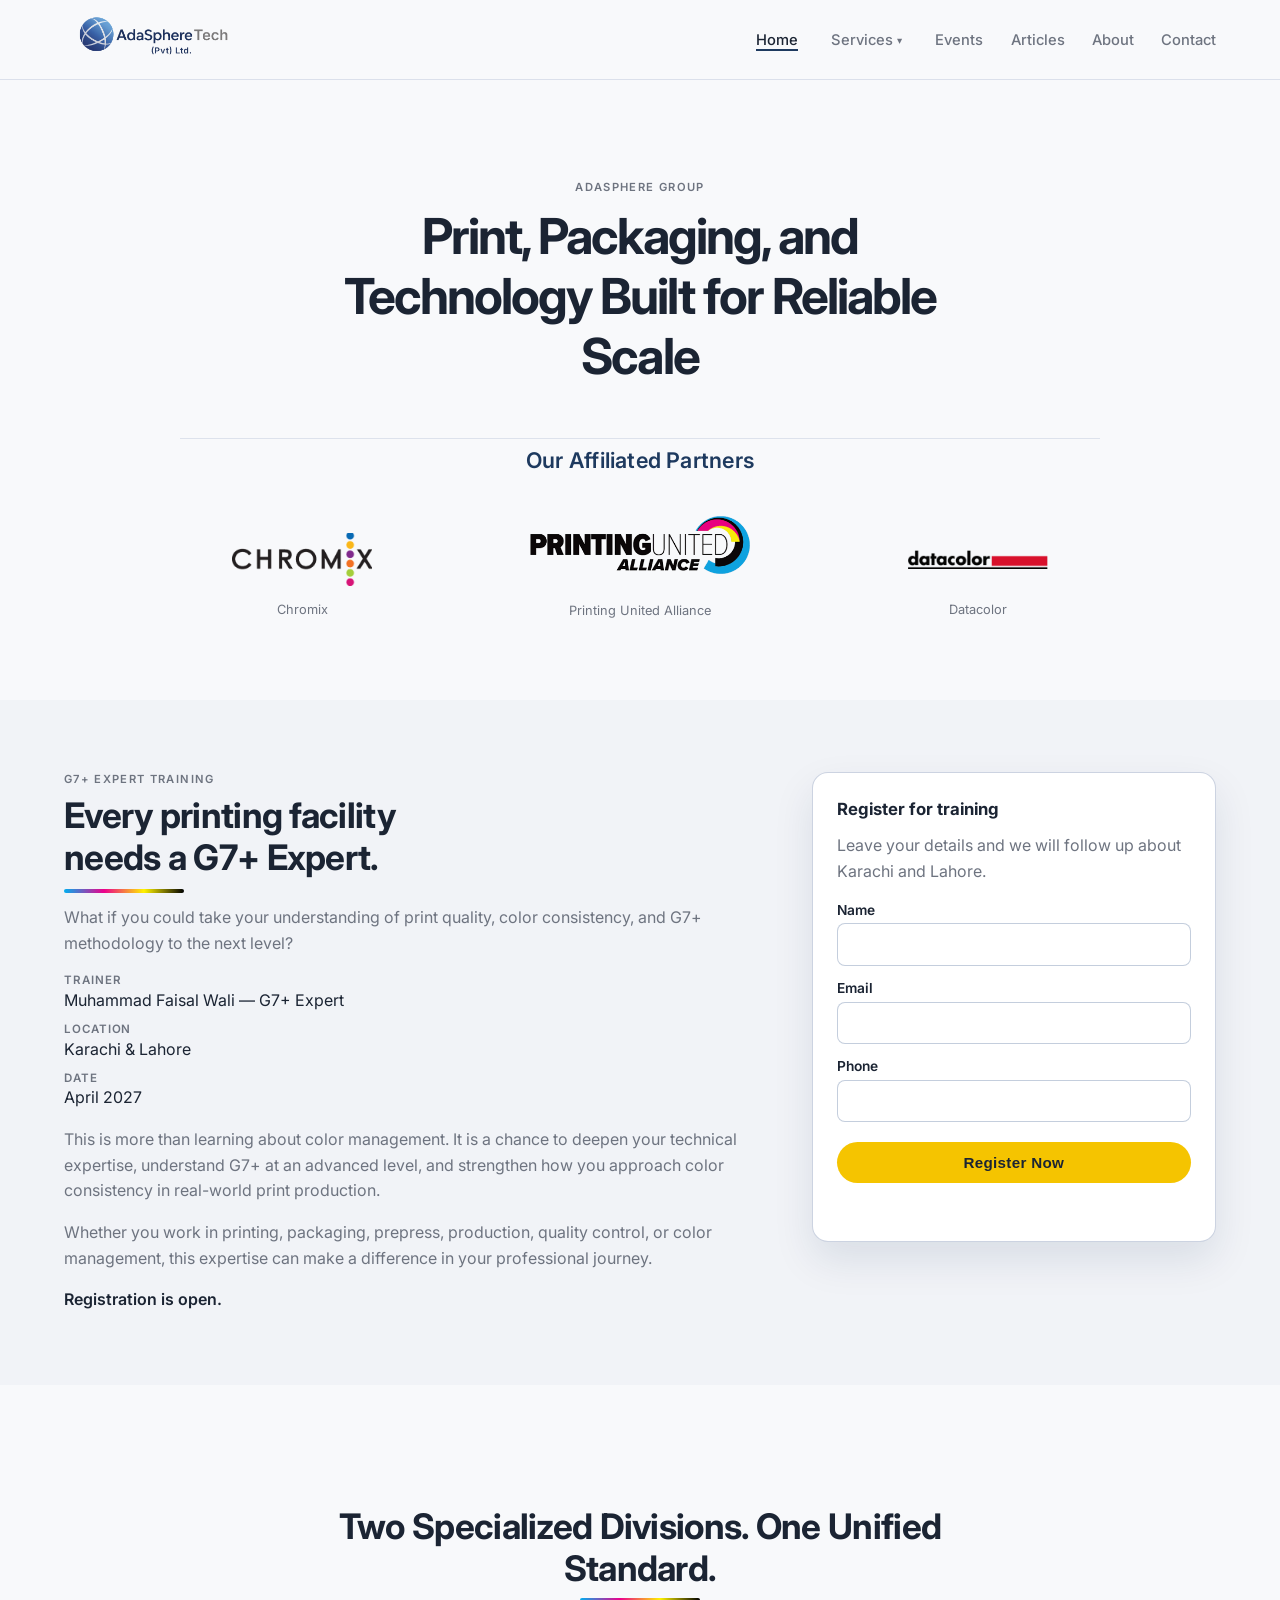
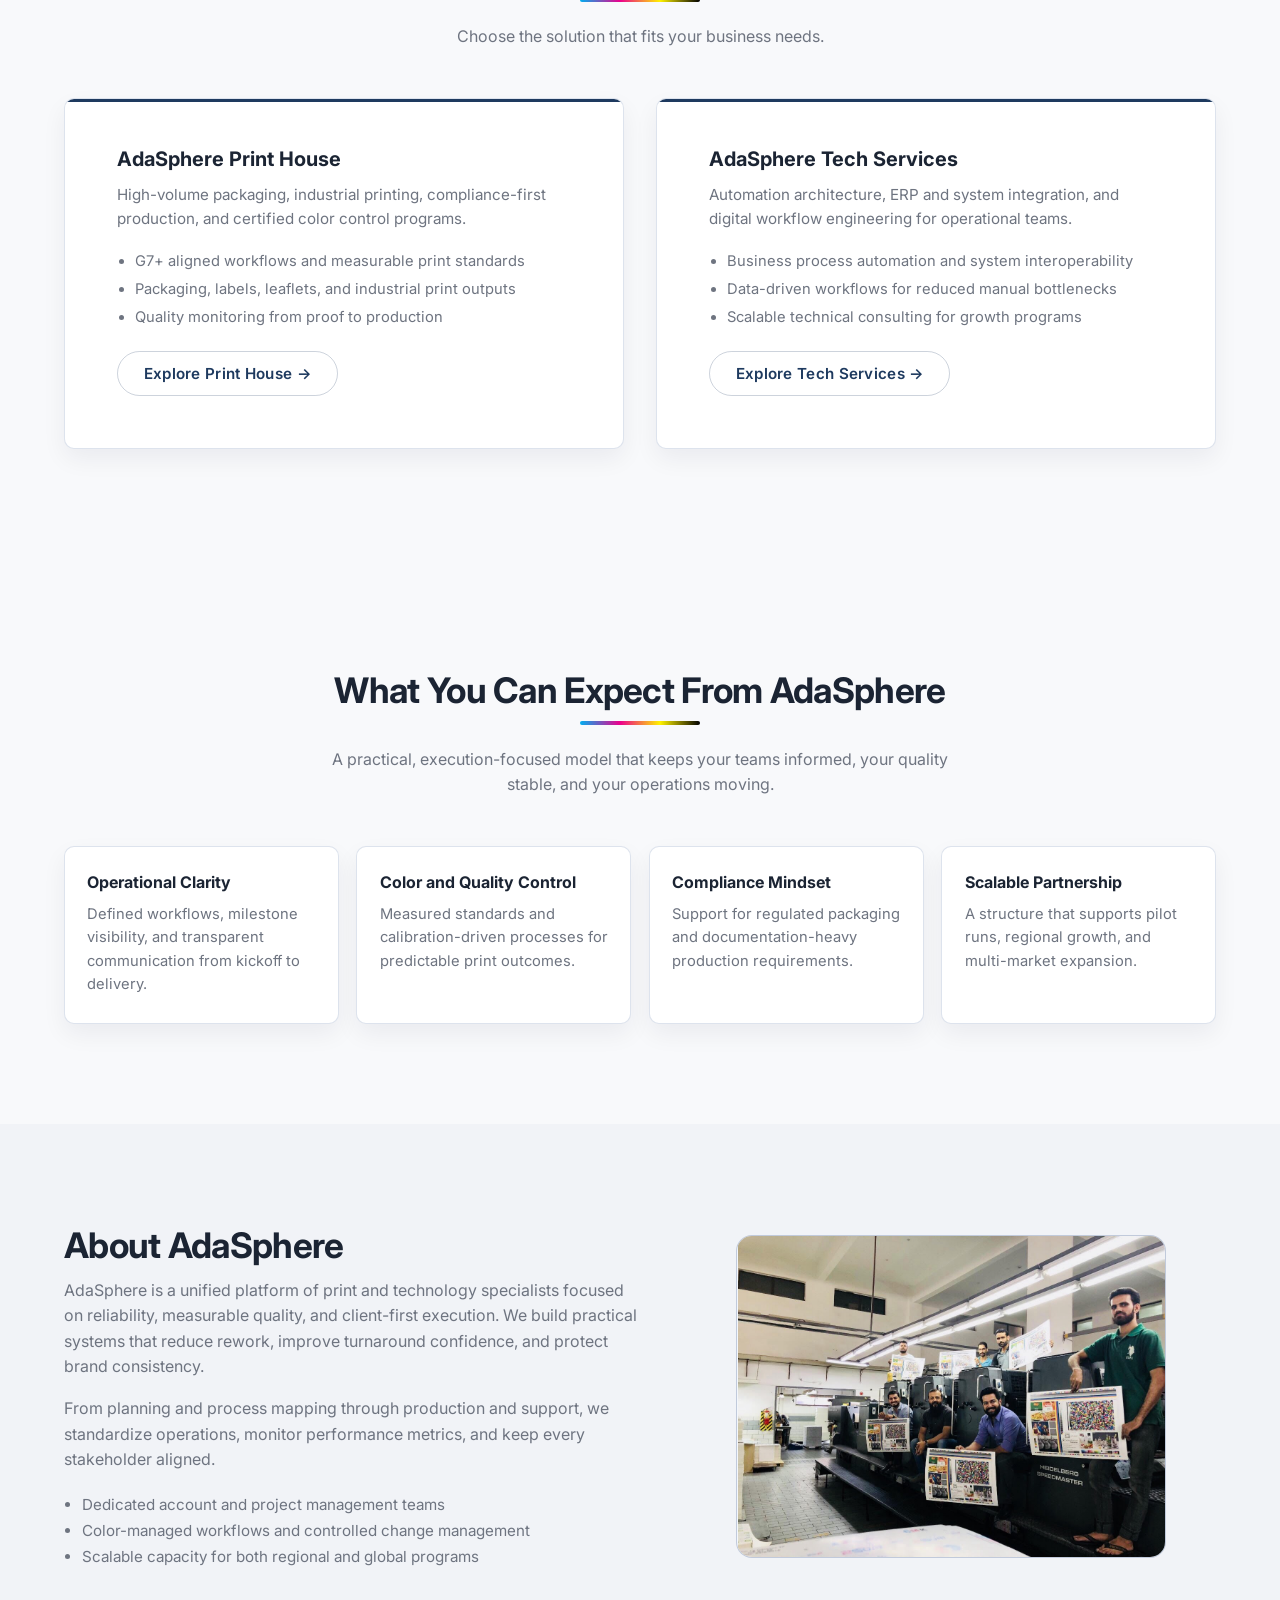
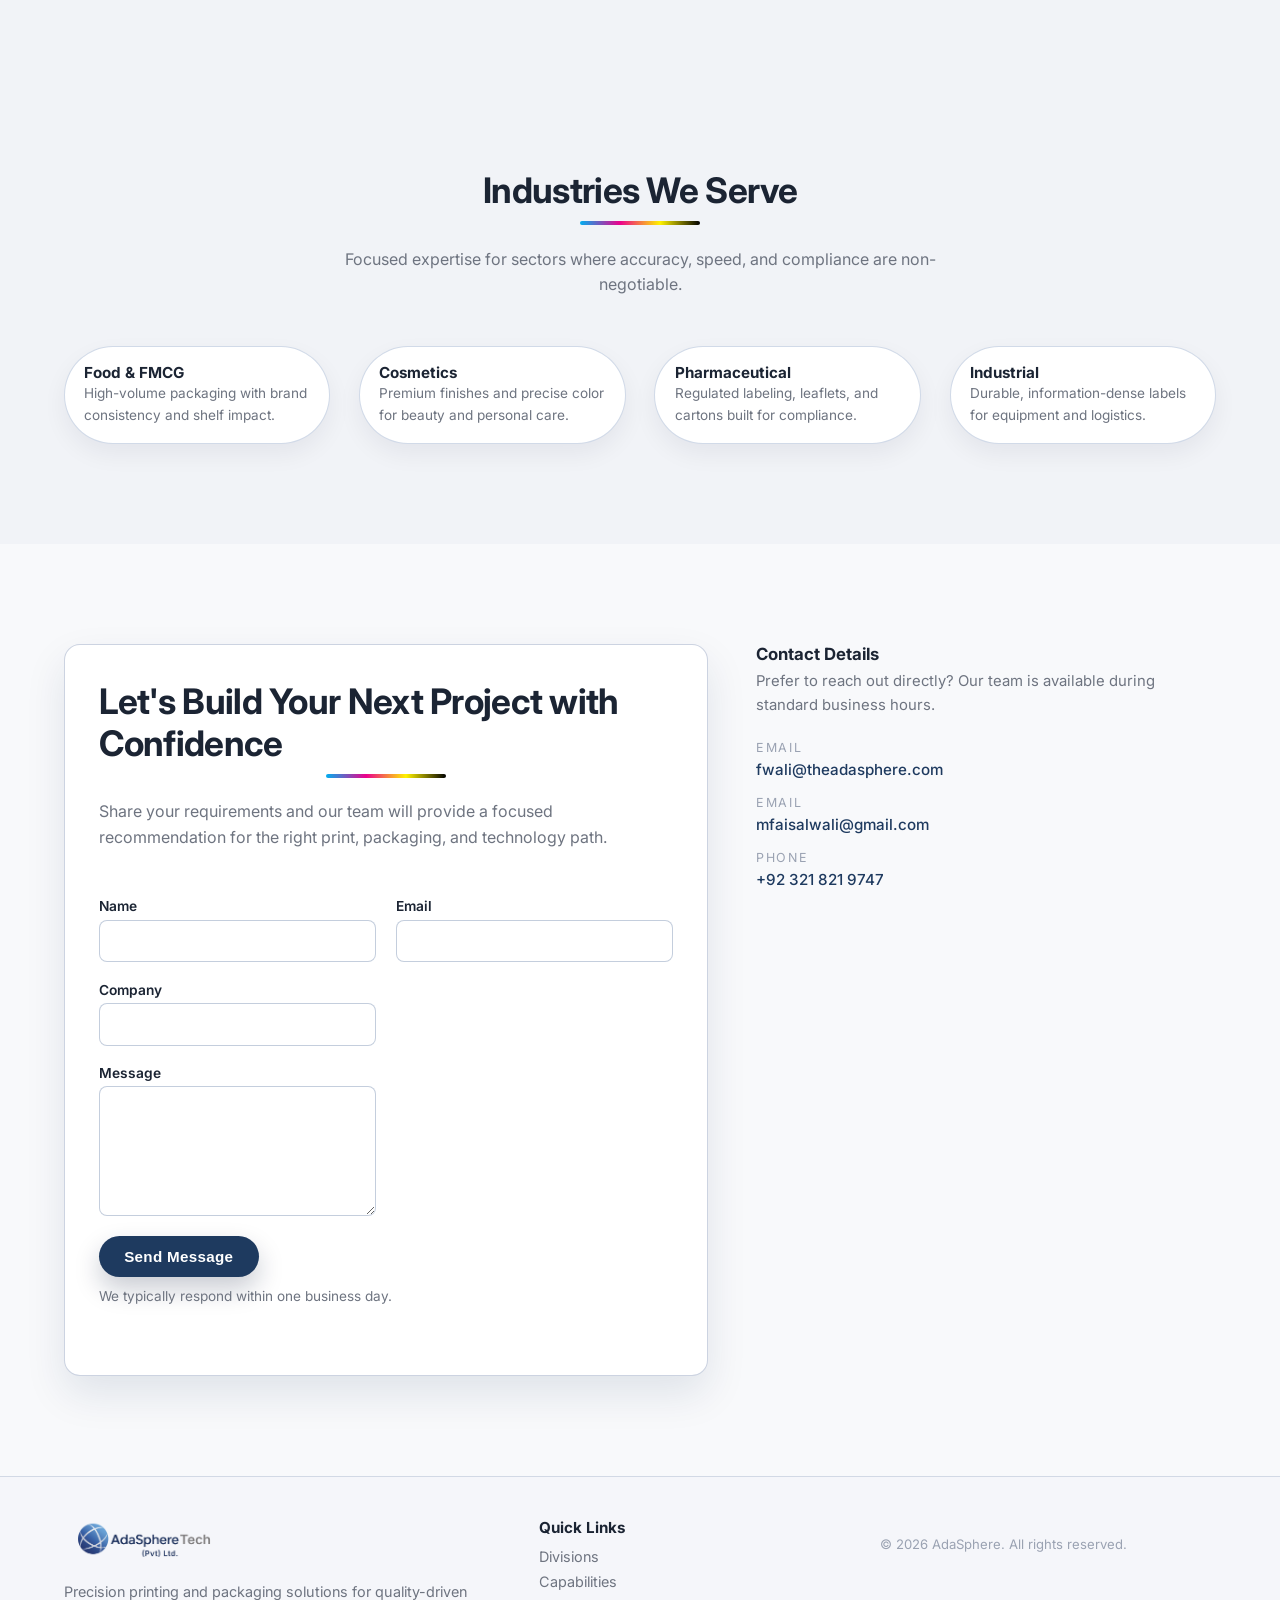
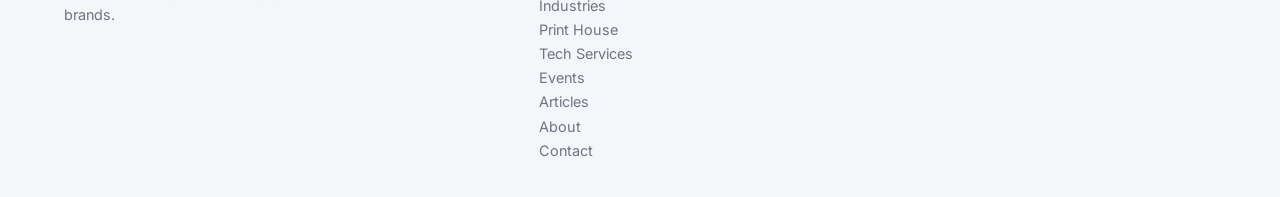
<file: index.html>
<!DOCTYPE html>
<html lang="en">
<head>
  <meta charset="UTF-8" />
  <meta name="viewport" content="width=device-width, initial-scale=1.0" />
  <title>AdaSphere Tech | Precision Printing & Packaging</title>
  <meta name="description" content="AdaSphere Tech delivers precision printing and packaging solutions with a focus on quality, compliance, and client-first service." />

  <!-- Google Fonts -->
  <link rel="preconnect" href="https://fonts.googleapis.com" />
  <link rel="preconnect" href="https://fonts.gstatic.com" crossorigin />
  <link href="https://fonts.googleapis.com/css2?family=Inter:wght@400;500;600;700&display=swap" rel="stylesheet" />

  <!-- Styles -->
  <link rel="icon" href="favicon.png" type="image/png" />
  <link rel="stylesheet" href="styles.css" />
</head>
<body class="page-home">
  <!-- Header -->
  <header class="site-header">
    <div class="container header-inner">
      <a href="#home" class="brand">
        <img
          src="assets\adasphere-logo.png"
          alt="AdaSphere Tech (Pvt) Ltd."
          class="brand-logo"
        />
        <div class="brand-text">
          <span class="brand-name">AdaSphere</span>
          <span class="brand-sub">TECH</span>
        </div>
      </a>

      <button class="nav-toggle" aria-label="Toggle navigation" aria-expanded="false">
        <span></span>
        <span></span>
      </button>

      <nav class="site-nav" aria-label="Main navigation">
        <ul>
          <li class="nav-item nav-active"><a href="#home">Home</a></li>
          <li class="nav-item nav-item--dropdown">
            <button type="button" class="nav-trigger" aria-expanded="false" aria-haspopup="true">Services <span class="nav-chevron" aria-hidden="true">▾</span></button>
            <ul class="nav-dropdown" role="menu">
              <li role="none"><a href="print-house.html" role="menuitem">Print House</a></li>
              <li role="none"><a href="tech-services.html" role="menuitem">Tech Services</a></li>
            </ul>
          </li>
          <li class="nav-item"><a href="events.html">Events</a></li>
          <li class="nav-item"><a href="articles.html">Articles</a></li>
          <li class="nav-item"><a href="#about">About</a></li>
          <li class="nav-item"><a href="#contact">Contact</a></li>
        </ul>
      </nav>
    </div>
  </header>

  <main id="home">
    <!-- Hero -->
    <section class="section hero home-hero">
      <div class="container home-hero-inner">
        <div class="hero-copy home-hero-copy">
          <span class="hero-eyebrow">AdaSphere Group</span>
          <h1>Print, Packaging, and Technology Built for Reliable Scale</h1>
        </div>

        <div class="partners-strip" id="partners">
          <h2 class="partners-heading">Our Affiliated Partners</h2>
          <ul class="partners-grid">
            <li class="partner-item">
              <img src="assets/chromix.png" alt="Chromix" class="partner-logo" />
              <span class="partner-label">Chromix</span>
            </li>
            <li class="partner-item partner-item--featured">
              <img src="assets/printing_united_alliance_logo.png" alt="Printing United Alliance" class="partner-logo" />
              <span class="partner-label">Printing United Alliance</span>
            </li>
            <li class="partner-item">
              <img src="assets/badge%20datacolor.png" alt="Datacolor" class="partner-logo" />
              <span class="partner-label">Datacolor</span>
            </li>
          </ul>
        </div>
      </div>
    </section>

    <!-- G7+ Expert Training -->
    <section id="g7-training" class="section g7-training">
      <div class="container g7-training-grid">
        <div class="g7-training-copy">
          <span class="hero-eyebrow">G7+ Expert Training</span>
          <h2>Every printing facility needs a G7+ Expert.</h2>
          <p>
            What if you could take your understanding of print quality, color consistency, and G7+ methodology to the next level?
          </p>
          <ul class="g7-training-facts">
            <li><span>Trainer</span> Muhammad Faisal Wali — G7+ Expert</li>
            <li><span>Location</span> Karachi &amp; Lahore</li>
            <li><span>Date</span> April 2027</li>
          </ul>
          <p>
            This is more than learning about color management. It is a chance to deepen your technical expertise, understand G7+ at an advanced level, and strengthen how you approach color consistency in real-world print production.
          </p>
          <p>
            Whether you work in printing, packaging, prepress, production, quality control, or color management, this expertise can make a difference in your professional journey.
          </p>
          <p class="g7-training-open">Registration is open.</p>
        </div>

        <form id="training-form" class="g7-training-form" action="#" method="post" novalidate>
          <h3>Register for training</h3>
          <p>Leave your details and we will follow up about Karachi and Lahore.</p>
          <div class="form-field">
            <label for="training-name">Name</label>
            <input type="text" id="training-name" name="name" autocomplete="name" required />
          </div>
          <div class="form-field">
            <label for="training-email">Email</label>
            <input type="email" id="training-email" name="email" autocomplete="email" required />
          </div>
          <div class="form-field">
            <label for="training-phone">Phone</label>
            <input type="tel" id="training-phone" name="phone" autocomplete="tel" required />
          </div>
          <button type="submit" class="btn g7-register-btn">Register Now</button>
          <div id="training-form-status" class="form-status" aria-live="polite"></div>
        </form>
      </div>
    </section>

    <!-- Gateway: Two Divisions -->
    <section id="divisions" class="section gateway-section">
      <div class="container">
        <header class="section-header">
          <h2>Two Specialized Divisions. One Unified Standard.</h2>
          <p>Choose the solution that fits your business needs.</p>
        </header>
        <div class="gateway-grid">
          <article class="gateway-card">
            <h3>AdaSphere Print House</h3>
            <p>High-volume packaging, industrial printing, compliance-first production, and certified color control programs.</p>
            <ul class="gateway-points">
              <li>G7+ aligned workflows and measurable print standards</li>
              <li>Packaging, labels, leaflets, and industrial print outputs</li>
              <li>Quality monitoring from proof to production</li>
            </ul>
            <a href="print-house.html" class="btn btn-outline gateway-btn">Explore Print House &rarr;</a>
          </article>
          <article class="gateway-card">
            <h3>AdaSphere Tech Services</h3>
            <p>Automation architecture, ERP and system integration, and digital workflow engineering for operational teams.</p>
            <ul class="gateway-points">
              <li>Business process automation and system interoperability</li>
              <li>Data-driven workflows for reduced manual bottlenecks</li>
              <li>Scalable technical consulting for growth programs</li>
            </ul>
            <a href="tech-services.html" class="btn btn-outline gateway-btn">Explore Tech Services &rarr;</a>
          </article>
        </div>
      </div>
    </section>

    <!-- Core capabilities -->
    <section id="capabilities" class="section">
      <div class="container">
        <header class="section-header">
          <h2>What You Can Expect From AdaSphere</h2>
          <p>A practical, execution-focused model that keeps your teams informed, your quality stable, and your operations moving.</p>
        </header>
        <div class="grid home-pillars-grid">
          <article class="card home-pillar-card">
            <h3>Operational Clarity</h3>
            <p>Defined workflows, milestone visibility, and transparent communication from kickoff to delivery.</p>
          </article>
          <article class="card home-pillar-card">
            <h3>Color and Quality Control</h3>
            <p>Measured standards and calibration-driven processes for predictable print outcomes.</p>
          </article>
          <article class="card home-pillar-card">
            <h3>Compliance Mindset</h3>
            <p>Support for regulated packaging and documentation-heavy production requirements.</p>
          </article>
          <article class="card home-pillar-card">
            <h3>Scalable Partnership</h3>
            <p>A structure that supports pilot runs, regional growth, and multi-market expansion.</p>
          </article>
        </div>
      </div>
    </section>

    <!-- About -->
    <section id="about" class="section section-alt">
      <div class="container about-grid">
        <div class="about-text">
          <h2>About AdaSphere</h2>
          <p>
            AdaSphere is a unified platform of print and technology specialists focused on reliability, measurable quality, and client-first execution.
            We build practical systems that reduce rework, improve turnaround confidence, and protect brand consistency.
          </p>
          <p>
            From planning and process mapping through production and support, we standardize operations, monitor performance metrics, and keep every stakeholder aligned.
          </p>
          <ul class="about-list">
            <li>Dedicated account and project management teams</li>
            <li>Color-managed workflows and controlled change management</li>
            <li>Scalable capacity for both regional and global programs</li>
          </ul>
        </div>

        <div class="about-visual" aria-hidden="true">
          <div class="about-placeholder">
            <img src="assets/replace.jpeg" alt="AdaSphere integrated print and technology visual" class="about-image" />
          </div>
        </div>
      </div>
    </section>

    <!-- Industries -->
    <section id="industries" class="section section-alt">
      <div class="container">
        <header class="section-header">
          <h2>Industries We Serve</h2>
          <p>Focused expertise for sectors where accuracy, speed, and compliance are non-negotiable.</p>
        </header>

        <div class="grid industries-grid">
          <div class="chip-card">
            <h3>Food &amp; FMCG</h3>
            <p>High-volume packaging with brand consistency and shelf impact.</p>
          </div>
          <div class="chip-card">
            <h3>Cosmetics</h3>
            <p>Premium finishes and precise color for beauty and personal care.</p>
          </div>
          <div class="chip-card">
            <h3>Pharmaceutical</h3>
            <p>Regulated labeling, leaflets, and cartons built for compliance.</p>
          </div>
          <div class="chip-card">
            <h3>Industrial</h3>
            <p>Durable, information-dense labels for equipment and logistics.</p>
          </div>
        </div>
      </div>
    </section>

    <!-- Contact -->
    <section id="contact" class="section">
      <div class="container contact-grid">
        <div class="contact-form-wrapper">
          <header class="section-header align-left">
            <h2>Let&apos;s Build Your Next Project with Confidence</h2>
            <p>
              Share your requirements and our team will provide a focused recommendation for the right print, packaging, and technology path.
            </p>
          </header>

          <form id="contact-form" class="contact-form" action="#" method="post" novalidate>
            <div class="form-row">
              <div class="form-field">
                <label for="name">Name</label>
                <input type="text" id="name" name="name" autocomplete="name" required />
              </div>
              <div class="form-field">
                <label for="email">Email</label>
                <input type="email" id="email" name="email" autocomplete="email" required />
              </div>
            </div>

            <div class="form-row">
              <div class="form-field">
                <label for="company">Company</label>
                <input type="text" id="company" name="company" autocomplete="organization" />
              </div>
            </div>

            <div class="form-row">
              <div class="form-field">
                <label for="message">Message</label>
                <textarea id="message" name="message" rows="4" required></textarea>
              </div>
            </div>

            <button type="submit" class="btn btn-primary">Send Message</button>
            <p class="form-note">We typically respond within one business day.</p>
            <div id="form-status" class="form-status" aria-live="polite"></div>
          </form>
        </div>

        <aside class="contact-details">
          <h3>Contact Details</h3>
          <p>
            Prefer to reach out directly? Our team is available during standard business hours.
          </p>
          <ul class="contact-list">
            <li>
              <span class="label">Email</span>
              <a href="mailto:fwali@theadasphere.com">fwali@theadasphere.com</a>
            </li>
            <li>
              <span class="label">Email</span>
              <a href="mailto:mfaisalwali@gmail.com">mfaisalwali@gmail.com</a>
            </li>
            <li>
              <span class="label">Phone</span>
              <a href="tel:+923218219747">+92 321 821 9747</a>
            </li>
          </ul>
        </aside>
      </div>
    </section>
  </main>

  <!-- Footer -->
  <footer class="site-footer">
    <div class="container footer-grid">
      <div class="footer-brand">
        <div class="footer-logo">
          <img
            src="assets\adasphere-logo.png"
            alt="AdaSphere Tech (Pvt) Ltd."
          />
        </div>
        <p>
          Precision printing and packaging solutions for quality-driven brands.
        </p>
      </div>

      <div class="footer-links">
        <h3>Quick Links</h3>
        <ul>
          <li><a href="#divisions">Divisions</a></li>
          <li><a href="#capabilities">Capabilities</a></li>
          <li><a href="#industries">Industries</a></li>
          <li><a href="print-house.html">Print House</a></li>
          <li><a href="tech-services.html">Tech Services</a></li>
          <li><a href="events.html">Events</a></li>
          <li><a href="articles.html">Articles</a></li>
          <li><a href="#about">About</a></li>
          <li><a href="#contact">Contact</a></li>
        </ul>
      </div>

      <div class="footer-meta">
        <p class="copyright">
          &copy; <span id="year"></span> AdaSphere. All rights reserved.
        </p>
      </div>
    </div>
  </footer>

  <script src="script.js"></script>
</body>
</html>
</file>
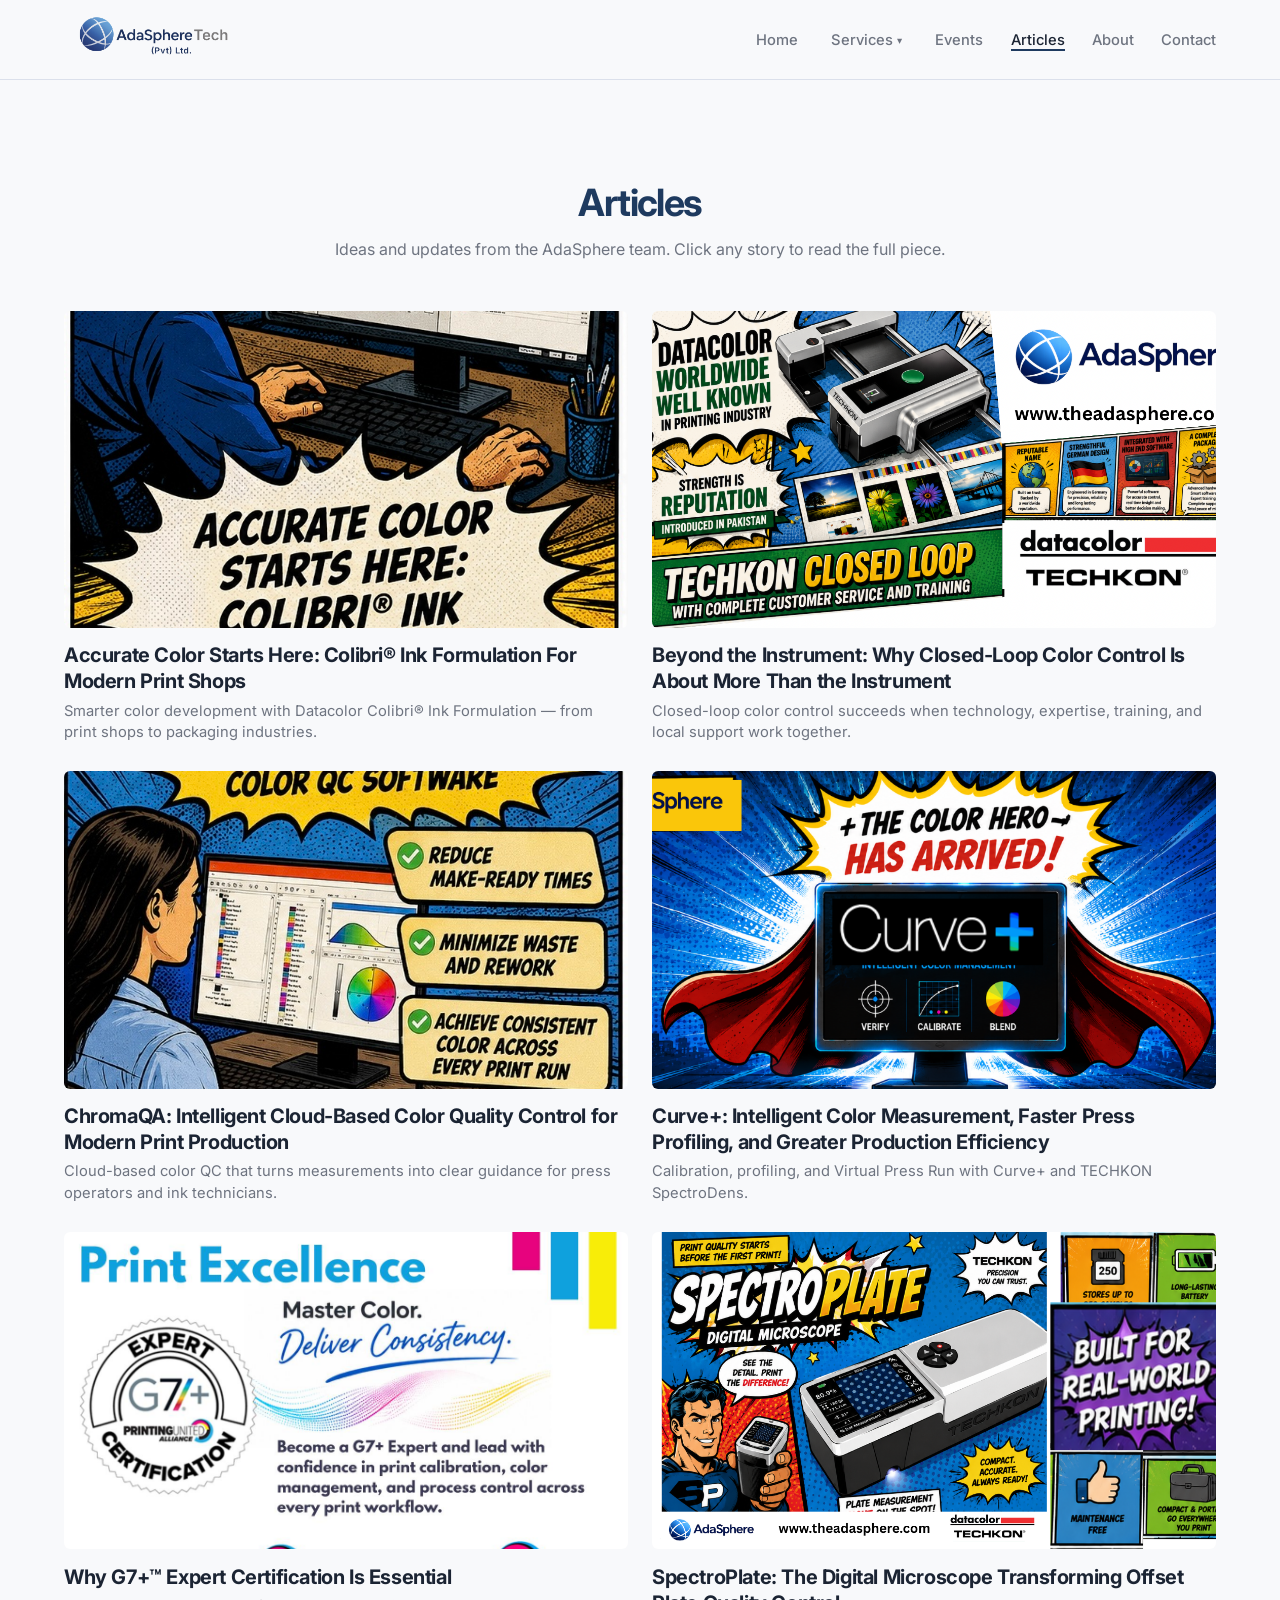
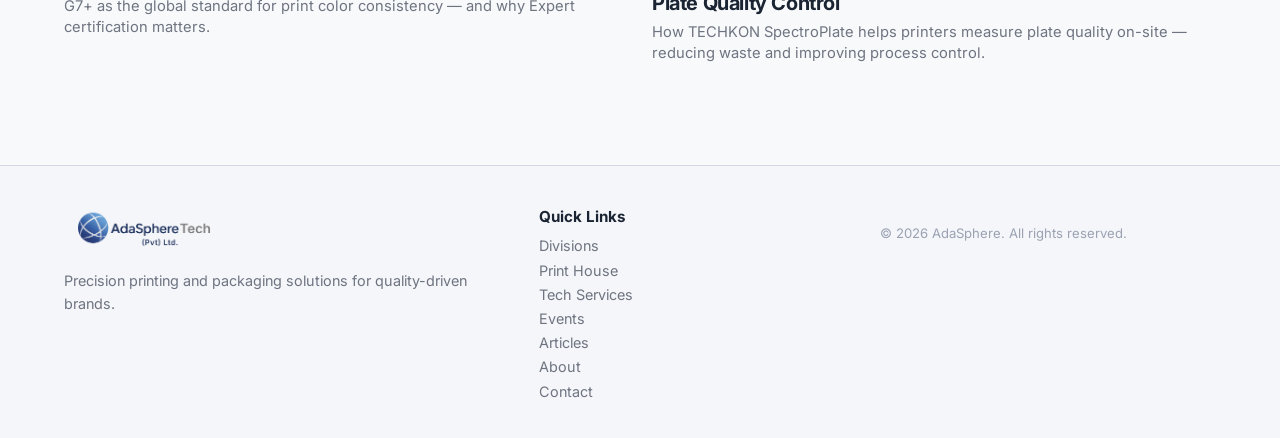
<file: articles.html>
<!DOCTYPE html>
<html lang="en">
<head>
  <meta charset="UTF-8" />
  <meta name="viewport" content="width=device-width, initial-scale=1.0" />
  <title>Articles | AdaSphere Tech</title>
  <meta name="description" content="Insights and articles from AdaSphere on print, color management, packaging, and technology." />

  <link rel="preconnect" href="https://fonts.googleapis.com" />
  <link rel="preconnect" href="https://fonts.gstatic.com" crossorigin />
  <link href="https://fonts.googleapis.com/css2?family=Inter:wght@400;500;600;700&display=swap" rel="stylesheet" />
  <link rel="icon" href="favicon.png" type="image/png" />
  <link rel="stylesheet" href="styles.css" />
</head>
<body class="page-articles">
  <header class="site-header">
    <div class="container header-inner">
      <a href="index.html" class="brand">
        <img src="assets/adasphere-logo.png" alt="AdaSphere Tech logo" class="brand-logo" />
        <div class="brand-text">
          <span class="brand-name">AdaSphere</span>
          <span class="brand-sub">TECH</span>
        </div>
      </a>

      <button class="nav-toggle" aria-label="Toggle navigation" aria-expanded="false">
        <span></span>
        <span></span>
      </button>

      <nav class="site-nav" aria-label="Main navigation">
        <ul>
          <li class="nav-item"><a href="index.html">Home</a></li>
          <li class="nav-item nav-item--dropdown">
            <button type="button" class="nav-trigger" aria-expanded="false" aria-haspopup="true">Services <span class="nav-chevron" aria-hidden="true">▾</span></button>
            <ul class="nav-dropdown" role="menu">
              <li role="none"><a href="print-house.html" role="menuitem">Print House</a></li>
              <li role="none"><a href="tech-services.html" role="menuitem">Tech Services</a></li>
            </ul>
          </li>
          <li class="nav-item"><a href="events.html">Events</a></li>
          <li class="nav-item nav-active"><a href="articles.html">Articles</a></li>
          <li class="nav-item"><a href="index.html#about">About</a></li>
          <li class="nav-item"><a href="index.html#contact">Contact</a></li>
        </ul>
      </nav>
    </div>
  </header>

  <main>
    <section class="section page-intro">
      <div class="container">
        <header class="section-header">
          <h1>Articles</h1>
          <p>Ideas and updates from the AdaSphere team. Click any story to read the full piece.</p>
        </header>

        <div class="articles-grid">
          <a class="article-card" href="articles/accurate-color-starts-here-colibri.html">
            <div class="article-card-media">
              <img src="assets/articles/accurate-color-starts-here.jpeg" alt="" />
            </div>
            <div class="article-card-body">
              <h2>Accurate Color Starts Here: Colibri® Ink Formulation For Modern Print Shops</h2>
              <p class="article-deck">Smarter color development with Datacolor Colibri® Ink Formulation — from print shops to packaging industries.</p>
            </div>
          </a>

          <a class="article-card" href="articles/beyond-the-instrument-closed-loop-color-control.html">
            <div class="article-card-media">
              <img src="assets/articles/beyond-the-instrument.png" alt="" />
            </div>
            <div class="article-card-body">
              <h2>Beyond the Instrument: Why Closed-Loop Color Control Is About More Than the Instrument</h2>
              <p class="article-deck">Closed-loop color control succeeds when technology, expertise, training, and local support work together.</p>
            </div>
          </a>

          <a class="article-card" href="articles/chromaqa-cloud-color-quality-control.html">
            <div class="article-card-media">
              <img src="assets/articles/chromaqa.jpeg" alt="" />
            </div>
            <div class="article-card-body">
              <h2>ChromaQA: Intelligent Cloud-Based Color Quality Control for Modern Print Production</h2>
              <p class="article-deck">Cloud-based color QC that turns measurements into clear guidance for press operators and ink technicians.</p>
            </div>
          </a>

          <a class="article-card" href="articles/curve-plus-intelligent-color-measurement.html">
            <div class="article-card-media">
              <img src="assets/articles/curve-plus.png" alt="" />
            </div>
            <div class="article-card-body">
              <h2>Curve+: Intelligent Color Measurement, Faster Press Profiling, and Greater Production Efficiency</h2>
              <p class="article-deck">Calibration, profiling, and Virtual Press Run with Curve+ and TECHKON SpectroDens.</p>
            </div>
          </a>

          <a class="article-card" href="articles/why-g7-plus-expert-certification.html">
            <div class="article-card-media">
              <img src="assets/articles/why-g7-plus.jpeg" alt="" />
            </div>
            <div class="article-card-body">
              <h2>Why G7+™ Expert Certification Is Essential</h2>
              <p class="article-deck">G7+ as the global standard for print color consistency — and why Expert certification matters.</p>
            </div>
          </a>

          <a class="article-card" href="articles/spectroplate.html">
            <div class="article-card-media">
              <img src="assets/articles/SpectroPlate.png" alt="" />
            </div>
            <div class="article-card-body">
              <h2>SpectroPlate: The Digital Microscope Transforming Offset Plate Quality Control</h2>
              <p class="article-deck">How TECHKON SpectroPlate helps printers measure plate quality on-site — reducing waste and improving process control.</p>
            </div>
          </a>
        </div>
      </div>
    </section>
  </main>

  <footer class="site-footer">
    <div class="container footer-grid">
      <div class="footer-brand">
        <div class="footer-logo">
          <img src="assets/adasphere-logo.png" alt="AdaSphere Tech logo" />
        </div>
        <p>Precision printing and packaging solutions for quality-driven brands.</p>
      </div>
      <div class="footer-links">
        <h3>Quick Links</h3>
        <ul>
          <li><a href="index.html#divisions">Divisions</a></li>
          <li><a href="print-house.html">Print House</a></li>
          <li><a href="tech-services.html">Tech Services</a></li>
          <li><a href="events.html">Events</a></li>
          <li><a href="articles.html">Articles</a></li>
          <li><a href="index.html#about">About</a></li>
          <li><a href="index.html#contact">Contact</a></li>
        </ul>
      </div>
      <div class="footer-meta">
        <p class="copyright">&copy; <span id="year"></span> AdaSphere. All rights reserved.</p>
      </div>
    </div>
  </footer>

  <script src="script.js"></script>
</body>
</html>
</file>
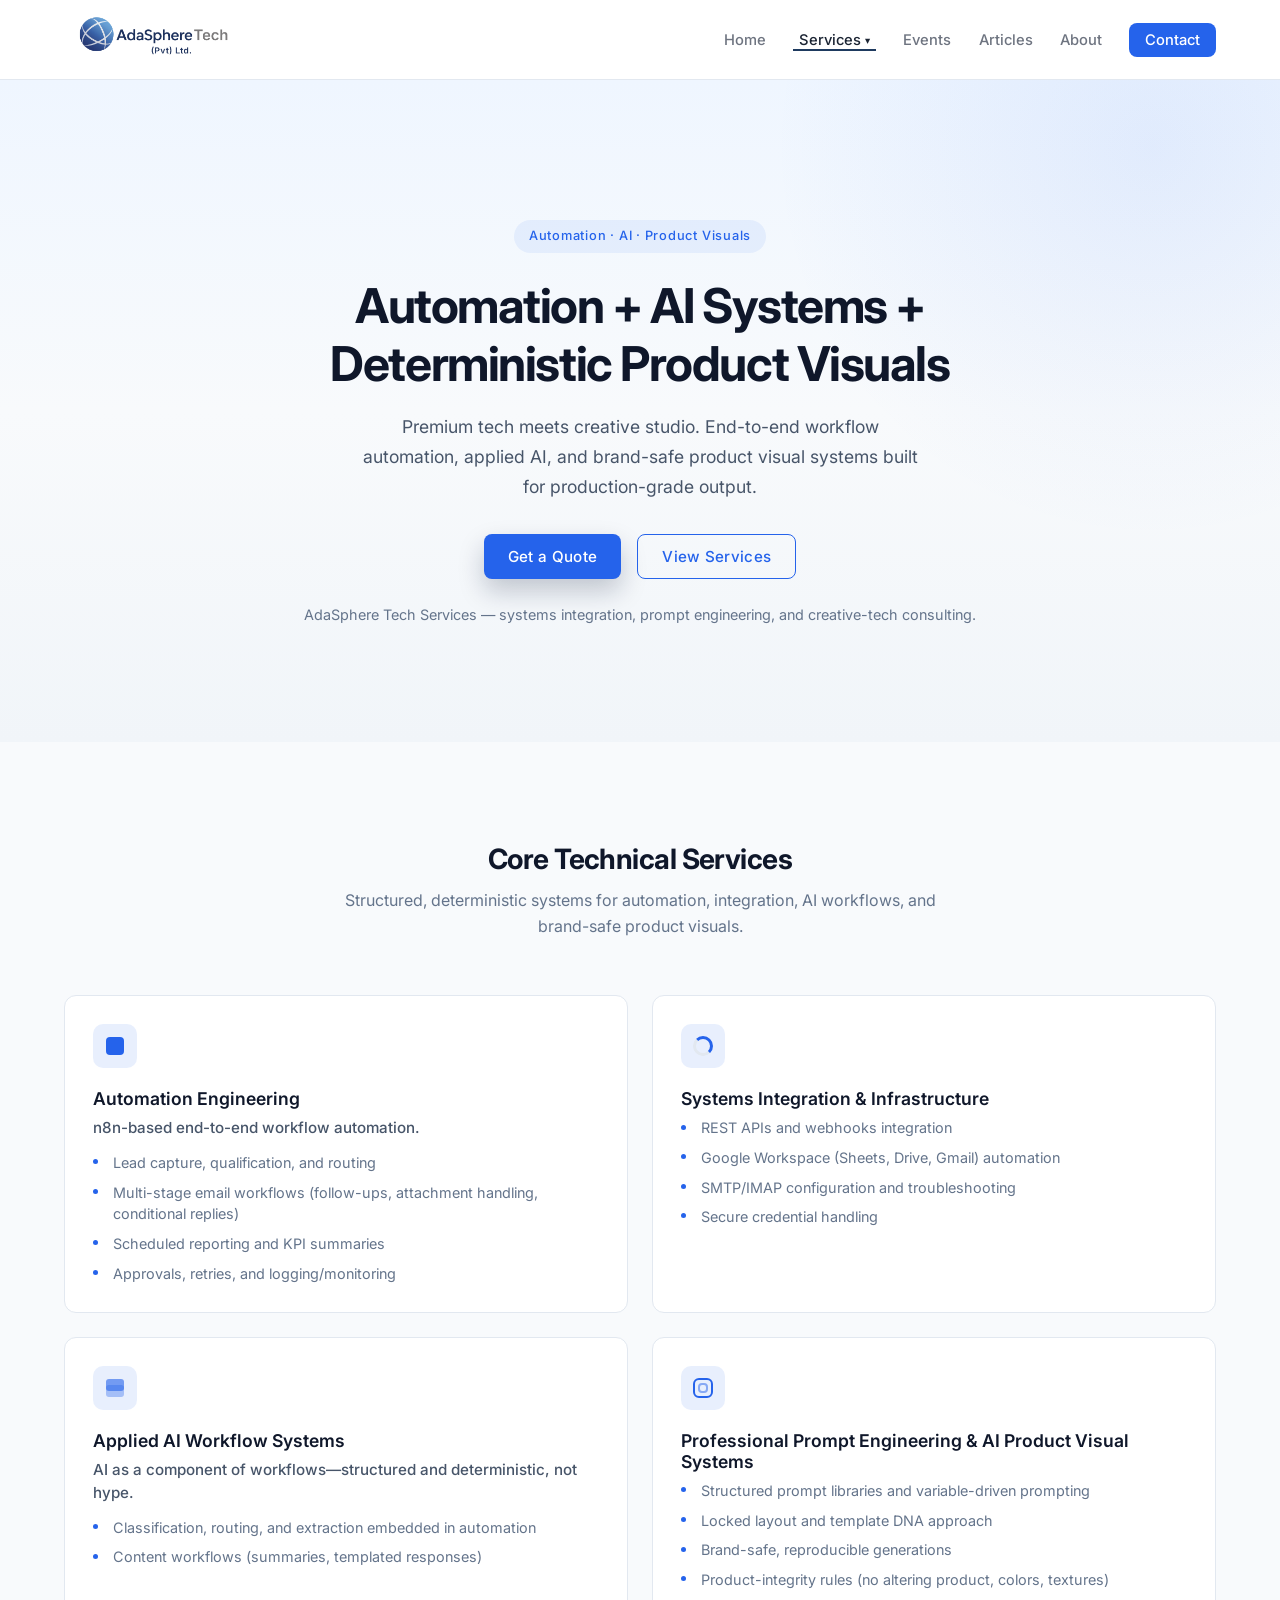
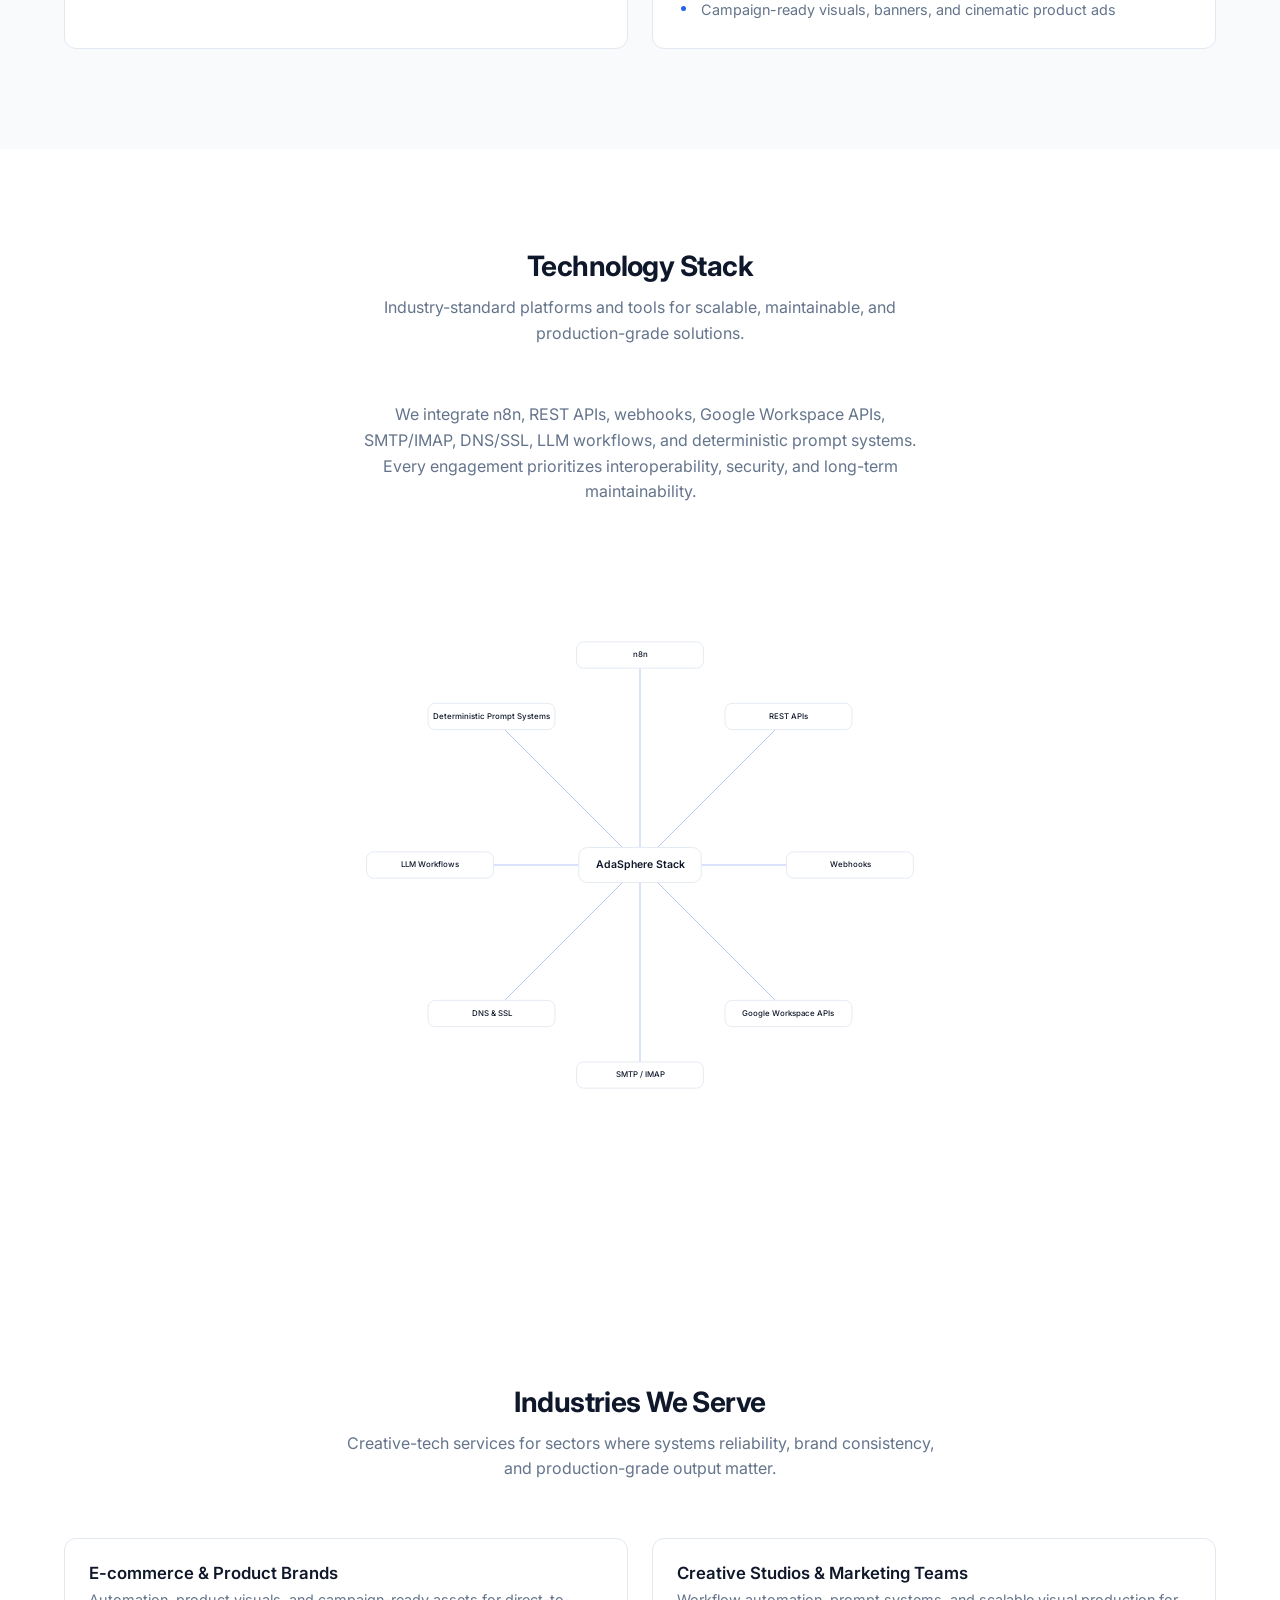
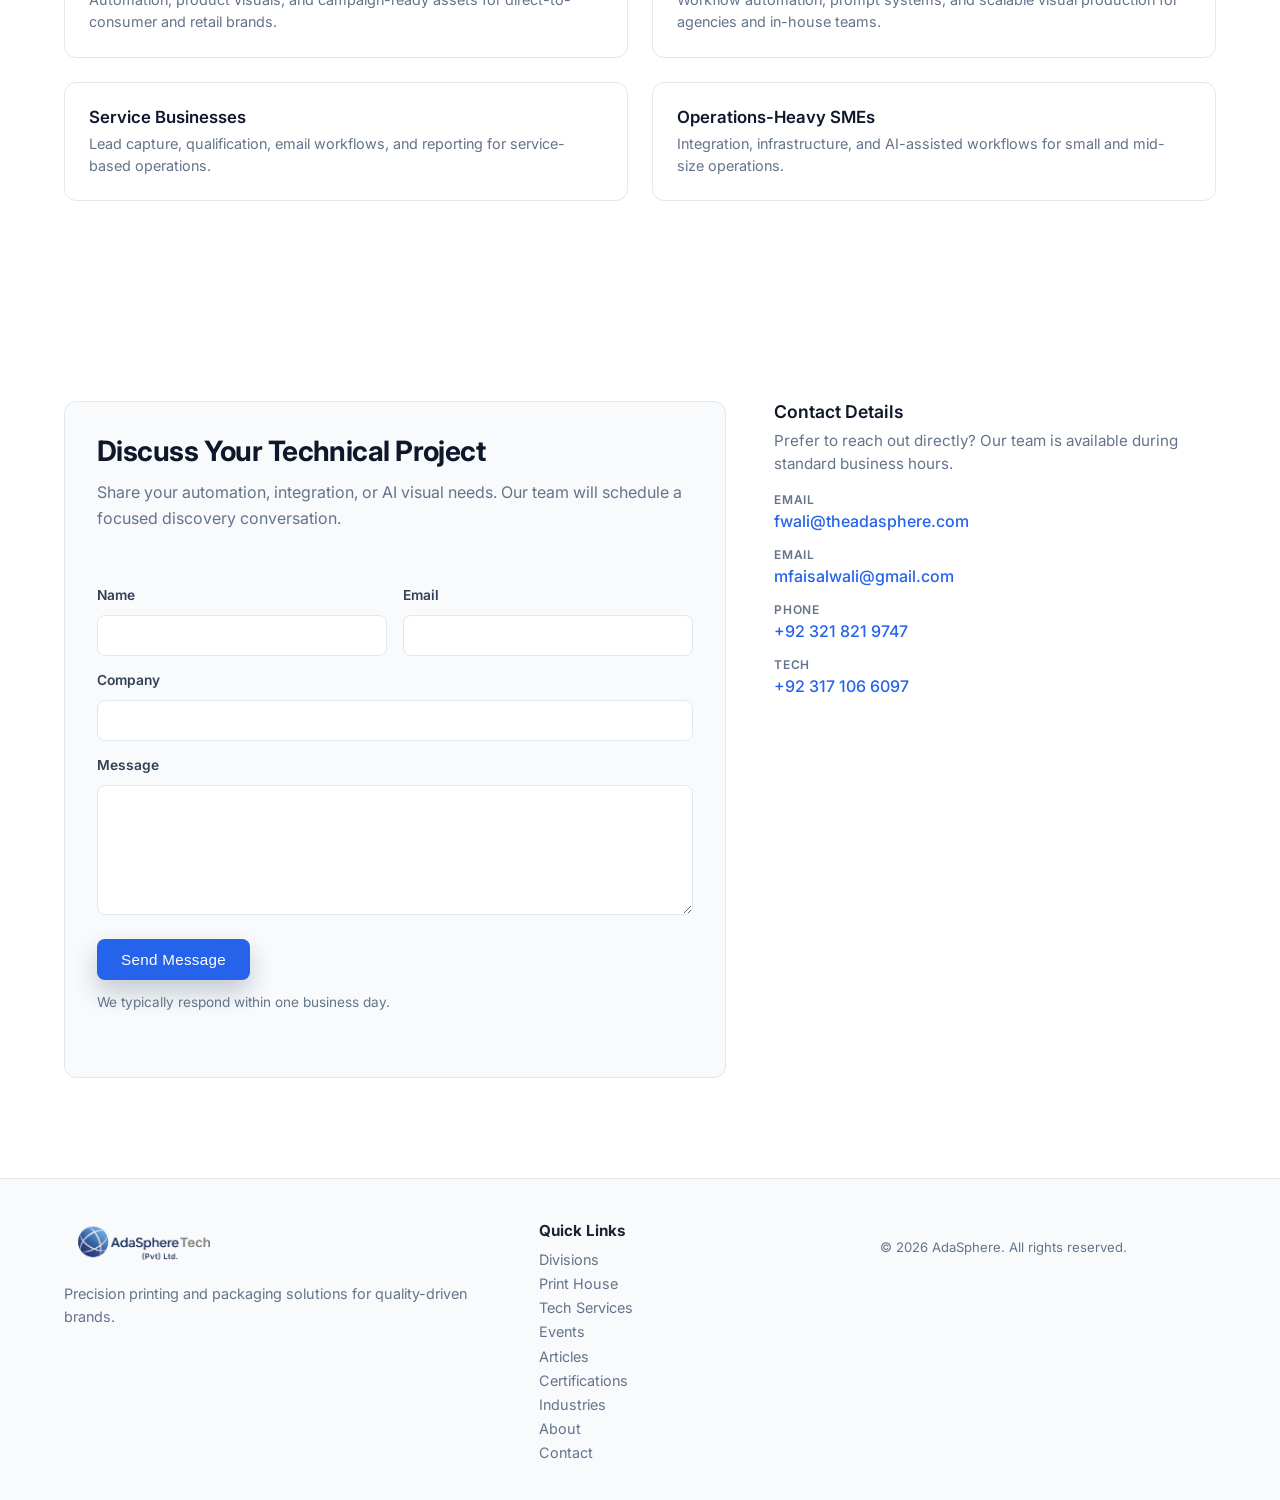
<file: tech-services.html>
<!DOCTYPE html>
<html lang="en">
<head>
  <meta charset="UTF-8" />
  <meta name="viewport" content="width=device-width, initial-scale=1.0" />
  <title>AdaSphere Tech Services | Automation + AI Systems + Deterministic Product Visuals</title>
  <meta name="description" content="AdaSphere Tech Services delivers automation engineering, systems integration, applied AI workflows, and professional prompt engineering for brand-safe, production-grade creative-tech solutions." />

  <link rel="preconnect" href="https://fonts.googleapis.com" />
  <link rel="preconnect" href="https://fonts.gstatic.com" crossorigin />
  <link href="https://fonts.googleapis.com/css2?family=Inter:wght@400;500;600;700&display=swap" rel="stylesheet" />

  <link rel="icon" href="favicon.png" type="image/png" />
  <link rel="stylesheet" href="styles.css" />
</head>
<body class="page-tech-services">
  <!-- Header -->
  <header class="site-header ts-header">
    <div class="container header-inner">
      <a href="index.html" class="brand">
        <img src="assets/adasphere-logo.png" alt="AdaSphere Tech logo" class="brand-logo" />
        <div class="brand-text">
          <span class="brand-name">AdaSphere</span>
          <span class="brand-sub">TECH</span>
        </div>
      </a>

      <button class="nav-toggle" aria-label="Toggle navigation" aria-expanded="false">
        <span></span>
        <span></span>
      </button>

      <nav class="site-nav" aria-label="Main navigation">
        <ul>
          <li class="nav-item"><a href="index.html">Home</a></li>
          <li class="nav-item nav-item--dropdown nav-active">
            <button type="button" class="nav-trigger" aria-expanded="false" aria-haspopup="true">Services <span class="nav-chevron" aria-hidden="true">▾</span></button>
            <ul class="nav-dropdown" role="menu">
              <li role="none"><a href="print-house.html" role="menuitem">Print House</a></li>
              <li role="none"><a href="tech-services.html" role="menuitem">Tech Services</a></li>
            </ul>
          </li>
          <li class="nav-item"><a href="events.html">Events</a></li>
          <li class="nav-item"><a href="articles.html">Articles</a></li>
          <li class="nav-item"><a href="index.html#about">About</a></li>
          <li class="nav-item"><a href="#contact" class="ts-cta-link">Contact</a></li>
        </ul>
      </nav>
    </div>
  </header>

  <main>
    <!-- Hero -->
    <section id="overview" class="ts-hero">
      <div class="ts-hero-bg"></div>
      <div class="container ts-hero-inner">
        <p class="ts-hero-badge">Automation · AI · Product Visuals</p>
        <h1>Automation + AI Systems + Deterministic Product Visuals</h1>
        <p class="ts-hero-lead">
          Premium tech meets creative studio. End-to-end workflow automation, applied AI, and brand-safe product visual systems built for production-grade output.
        </p>
        <div class="ts-hero-actions">
          <a href="#contact" class="btn btn-primary ts-btn-primary">Get a Quote</a>
          <a href="#capabilities" class="btn btn-outline ts-btn-outline">View Services</a>
        </div>
        <p class="ts-hero-meta">
          AdaSphere Tech Services — systems integration, prompt engineering, and creative-tech consulting.
        </p>
      </div>
    </section>

    <!-- Capabilities -->
    <section id="capabilities" class="ts-section">
      <div class="container">
        <header class="ts-section-header">
          <h2>Core Technical Services</h2>
          <p>
            Structured, deterministic systems for automation, integration, AI workflows, and brand-safe product visuals.
          </p>
        </header>

        <div class="ts-features-grid">
          <article class="ts-feature-card">
            <div class="ts-feature-icon">
              <span class="icon-square"></span>
            </div>
            <h3>Automation Engineering</h3>
            <p class="ts-feature-lead">n8n-based end-to-end workflow automation.</p>
            <ul class="ts-feature-list">
              <li>Lead capture, qualification, and routing</li>
              <li>Multi-stage email workflows (follow-ups, attachment handling, conditional replies)</li>
              <li>Scheduled reporting and KPI summaries</li>
              <li>Approvals, retries, and logging/monitoring</li>
            </ul>
          </article>

          <article class="ts-feature-card">
            <div class="ts-feature-icon">
              <span class="icon-roll"></span>
            </div>
            <h3>Systems Integration &amp; Infrastructure</h3>
            <ul class="ts-feature-list">
              <li>REST APIs and webhooks integration</li>
              <li>Google Workspace (Sheets, Drive, Gmail) automation</li>
              <li>SMTP/IMAP configuration and troubleshooting</li>
              <li>Secure credential handling</li>
            </ul>
          </article>

          <article class="ts-feature-card">
            <div class="ts-feature-icon">
              <span class="icon-stack"></span>
            </div>
            <h3>Applied AI Workflow Systems</h3>
            <p class="ts-feature-lead">AI as a component of workflows—structured and deterministic, not hype.</p>
            <ul class="ts-feature-list">
              <li>Classification, routing, and extraction embedded in automation</li>
              <li>Content workflows (summaries, templated responses)</li>
            </ul>
          </article>

          <article class="ts-feature-card">
            <div class="ts-feature-icon">
              <span class="icon-design"></span>
            </div>
            <h3>Professional Prompt Engineering &amp; AI Product Visual Systems</h3>
            <ul class="ts-feature-list">
              <li>Structured prompt libraries and variable-driven prompting</li>
              <li>Locked layout and template DNA approach</li>
              <li>Brand-safe, reproducible generations</li>
              <li>Product-integrity rules (no altering product, colors, textures)</li>
              <li>Campaign-ready visuals, banners, and cinematic product ads</li>
            </ul>
          </article>
        </div>
      </div>
    </section>

    <!-- Technology Stack -->
    <section id="tech-stack" class="ts-section ts-tech-stack-section">
      <div class="container">
        <header class="ts-section-header ts-tech-stack-header">
          <h2>Technology Stack</h2>
          <p>
            Industry-standard platforms and tools for scalable, maintainable, and production-grade solutions.
          </p>
        </header>

        <p class="ts-tech-intro ts-tech-stack-intro">
          We integrate n8n, REST APIs, webhooks, Google Workspace APIs, SMTP/IMAP, DNS/SSL, LLM workflows, and deterministic prompt systems. Every engagement prioritizes interoperability, security, and long-term maintainability.
        </p>

        <div class="ts-tech-graph-wrap">
          <div class="ts-tech-graph-svg-container">
            <svg id="ts-tech-graph" viewBox="0 0 640 640" xmlns="http://www.w3.org/2000/svg" aria-label="Technology stack network">
              <defs>
                <filter id="ts-node-glow" x="-50%" y="-50%" width="200%" height="200%">
                  <feGaussianBlur in="SourceGraphic" stdDeviation="2" result="blur" />
                  <feMerge>
                    <feMergeNode in="blur" />
                    <feMergeNode in="SourceGraphic" />
                  </feMerge>
                </filter>
              </defs>
              <g id="ts-graph-lines"></g>
              <g id="ts-graph-nodes"></g>
            </svg>
            <div class="ts-tech-desc-panel ts-tech-desc-panel--floating" id="ts-desc-panel" aria-live="polite" aria-hidden="true">
              <h4 class="ts-tech-desc-title">Hover over a node</h4>
              <p class="ts-tech-desc-text">Select a technology to learn more.</p>
            </div>
          </div>
        </div>
      </div>
    </section>

    <script>
(function() {
  var techData = [
    { id: "n8n", label: "n8n", desc: "Event-driven automation engine for structured workflow orchestration." },
    { id: "rest", label: "REST APIs", desc: "Secure system-to-system communication using standardized endpoints." },
    { id: "webhooks", label: "Webhooks", desc: "Real-time event triggers connecting distributed systems." },
    { id: "gworkspace", label: "Google Workspace APIs", desc: "Automation across Sheets, Drive, and Gmail environments." },
    { id: "smtp", label: "SMTP / IMAP", desc: "Email protocol configuration and integration infrastructure." },
    { id: "dns", label: "DNS & SSL", desc: "Domain configuration, secure certificates, and deployment setup." },
    { id: "llm", label: "LLM Workflows", desc: "AI-assisted classification, routing, and structured decision logic." },
    { id: "prompts", label: "Deterministic Prompt Systems", desc: "Structured prompt architectures for brand-safe, reproducible AI visuals." }
  ];
  var cx = 320, cy = 320, orbitR = 240;
  var svg = document.getElementById("ts-tech-graph");
  if (!svg) return;
  var linesG = document.getElementById("ts-graph-lines");
  var nodesG = document.getElementById("ts-graph-nodes");

  function pos(i) {
    var angle = (i / techData.length) * Math.PI * 2 - Math.PI / 2;
    return { x: cx + orbitR * Math.cos(angle), y: cy + orbitR * Math.sin(angle) };
  }

  techData.forEach(function(t, i) {
    var p = pos(i);
    var line = document.createElementNS("http://www.w3.org/2000/svg", "line");
    line.setAttribute("x1", cx); line.setAttribute("y1", cy);
    line.setAttribute("x2", p.x); line.setAttribute("y2", p.y);
    line.setAttribute("class", "ts-graph-line");
    line.setAttribute("data-node-id", t.id);
    linesG.appendChild(line);
  });

  var centerW = 140, centerH = 40;
  var centerG = document.createElementNS("http://www.w3.org/2000/svg", "g");
  centerG.setAttribute("class", "ts-graph-node ts-graph-center");
  var centerRect = document.createElementNS("http://www.w3.org/2000/svg", "rect");
  centerRect.setAttribute("x", cx - centerW / 2);
  centerRect.setAttribute("y", cy - centerH / 2);
  centerRect.setAttribute("width", centerW);
  centerRect.setAttribute("height", centerH);
  centerRect.setAttribute("rx", 10);
  centerRect.setAttribute("ry", 10);
  centerG.appendChild(centerRect);
  var centerText = document.createElementNS("http://www.w3.org/2000/svg", "text");
  centerText.setAttribute("x", cx);
  centerText.setAttribute("y", cy);
  centerText.setAttribute("text-anchor", "middle");
  centerText.setAttribute("dominant-baseline", "middle");
  centerText.setAttribute("class", "ts-graph-label");
  centerText.textContent = "AdaSphere Stack";
  centerG.appendChild(centerText);
  nodesG.appendChild(centerG);

  var outerW = 145, outerH = 30;
  techData.forEach(function(t, i) {
    var p = pos(i);
    var g = document.createElementNS("http://www.w3.org/2000/svg", "g");
    g.setAttribute("class", "ts-graph-node ts-graph-outer");
    g.setAttribute("data-id", t.id);
    g.setAttribute("data-idx", i);
    g.setAttribute("tabindex", "0");
    g.setAttribute("role", "button");
    g.setAttribute("aria-label", t.label + ": " + t.desc);
    var rect = document.createElementNS("http://www.w3.org/2000/svg", "rect");
    rect.setAttribute("x", p.x - outerW / 2);
    rect.setAttribute("y", p.y - outerH / 2);
    rect.setAttribute("width", outerW);
    rect.setAttribute("height", outerH);
    rect.setAttribute("rx", 8);
    rect.setAttribute("ry", 8);
    g.appendChild(rect);
    var text = document.createElementNS("http://www.w3.org/2000/svg", "text");
    text.setAttribute("x", p.x);
    text.setAttribute("y", p.y);
    text.setAttribute("text-anchor", "middle");
    text.setAttribute("dominant-baseline", "middle");
    text.setAttribute("class", "ts-graph-label");
    text.textContent = t.label;
    g.appendChild(text);
    nodesG.appendChild(g);
  });

  var panelEl = document.getElementById("ts-desc-panel");
  var titleEl = document.querySelector(".ts-tech-desc-title");
  var textEl = document.querySelector(".ts-tech-desc-text");
  var containerEl = document.querySelector(".ts-tech-graph-svg-container");

  function setPanel(t, idx) {
    if (titleEl) titleEl.textContent = t ? t.label : "Hover over a node";
    if (textEl) textEl.textContent = t ? t.desc : "Select a technology to learn more.";
    if (panelEl) {
      panelEl.setAttribute("aria-hidden", !t);
      panelEl.classList.toggle("ts-tech-desc-panel--visible", !!t);
      if (t && idx !== undefined && containerEl) {
        var p = pos(idx);
        var pctX = (p.x / 640) * 100;
        var pctY = (p.y / 640) * 100;
        var showLeft = p.x < 320;
        panelEl.style.left = pctX + "%";
        panelEl.style.top = pctY + "%";
        panelEl.style.transform = showLeft
          ? "translate(14%, -50%)"
          : "translate(calc(-100% - 14%), -50%)";
      }
    }
  }
  function highlight(id) {
    [].forEach.call(document.querySelectorAll(".ts-graph-line"), function(l) {
      l.classList.toggle("ts-graph-line-active", l.getAttribute("data-node-id") === id);
    });
    [].forEach.call(document.querySelectorAll(".ts-graph-outer"), function(n) {
      n.classList.toggle("ts-graph-node-active", n.getAttribute("data-id") === id);
    });
  }

  nodesG.addEventListener("mouseover", function(e) {
    var g = e.target.closest(".ts-graph-outer");
    if (g) {
      var id = g.getAttribute("data-id");
      var idx = parseInt(g.getAttribute("data-idx"), 10);
      var t = techData.find(function(x) { return x.id === id; });
      if (t) { setPanel(t, idx); highlight(id); }
    }
  });
  nodesG.addEventListener("mouseout", function(e) {
    if (!e.relatedTarget || !e.relatedTarget.closest(".ts-graph-outer")) {
      setPanel(null); highlight(null);
    }
  });
  nodesG.addEventListener("focus", function(e) {
    var g = e.target.closest(".ts-graph-outer");
    if (g) {
      var id = g.getAttribute("data-id");
      var idx = parseInt(g.getAttribute("data-idx"), 10);
      var t = techData.find(function(x) { return x.id === id; });
      if (t) { setPanel(t, idx); highlight(id); }
    }
  }, true);
  nodesG.addEventListener("blur", function(e) {
    if (!e.relatedTarget || !e.relatedTarget.closest(".ts-graph-outer")) {
      setPanel(null); highlight(null);
    }
  }, true);
})();
    </script>

    <!-- Industries -->
    <section id="industries" class="ts-section ts-section-alt">
      <div class="container">
        <header class="ts-section-header">
          <h2>Industries We Serve</h2>
          <p>
            Creative-tech services for sectors where systems reliability, brand consistency, and production-grade output matter.
          </p>
        </header>

        <div class="ts-industries-grid">
          <div class="ts-industry-card">
            <h3>E-commerce &amp; Product Brands</h3>
            <p>Automation, product visuals, and campaign-ready assets for direct-to-consumer and retail brands.</p>
          </div>
          <div class="ts-industry-card">
            <h3>Creative Studios &amp; Marketing Teams</h3>
            <p>Workflow automation, prompt systems, and scalable visual production for agencies and in-house teams.</p>
          </div>
          <div class="ts-industry-card">
            <h3>Service Businesses</h3>
            <p>Lead capture, qualification, email workflows, and reporting for service-based operations.</p>
          </div>
          <div class="ts-industry-card">
            <h3>Operations-Heavy SMEs</h3>
            <p>Integration, infrastructure, and AI-assisted workflows for small and mid-size operations.</p>
          </div>
        </div>
      </div>
    </section>

    <!-- Contact -->
    <section id="contact" class="ts-section ts-contact">
      <div class="container ts-contact-grid">
        <div class="ts-contact-form-wrap">
          <header class="ts-section-header ts-align-left">
            <h2>Discuss Your Technical Project</h2>
            <p>
              Share your automation, integration, or AI visual needs. Our team will schedule a focused discovery conversation.
            </p>
          </header>

          <form id="contact-form" class="ts-contact-form" action="#" method="post" novalidate>
            <div class="ts-form-row">
              <div class="form-field">
                <label for="name">Name</label>
                <input type="text" id="name" name="name" autocomplete="name" required />
              </div>
              <div class="form-field">
                <label for="email">Email</label>
                <input type="email" id="email" name="email" autocomplete="email" required />
              </div>
            </div>
            <div class="ts-form-row">
              <div class="form-field">
                <label for="company">Company</label>
                <input type="text" id="company" name="company" autocomplete="organization" />
              </div>
            </div>
            <div class="ts-form-row">
              <div class="form-field">
                <label for="message">Message</label>
                <textarea id="message" name="message" rows="4" required></textarea>
              </div>
            </div>

            <button type="submit" class="btn btn-primary ts-btn-primary">Send Message</button>
            <p class="form-note">We typically respond within one business day.</p>
            <div id="form-status" class="form-status" aria-live="polite"></div>
          </form>
        </div>

        <aside class="ts-contact-details">
          <h3>Contact Details</h3>
          <p>
            Prefer to reach out directly? Our team is available during standard business hours.
          </p>
          <ul class="ts-contact-list">
            <li>
              <span class="label">Email</span>
              <a href="mailto:fwali@theadasphere.com">fwali@theadasphere.com</a>
            </li>
            <li>
              <span class="label">Email</span>
              <a href="mailto:mfaisalwali@gmail.com">mfaisalwali@gmail.com</a>
            </li>
            <li>
              <span class="label">Phone</span>
              <a href="tel:+923218219747">+92 321 821 9747</a>
            </li>
            <li>
              <span class="label">Tech</span>
              <a href="tel:+923171066097">+92 317 106 6097</a>
            </li>
          </ul>
        </aside>
      </div>
    </section>
  </main>

  <!-- Footer -->
  <footer class="site-footer ts-footer">
    <div class="container footer-grid">
      <div class="footer-brand">
        <div class="footer-logo">
          <img src="assets/adasphere-logo.png" alt="AdaSphere Tech logo" />
        </div>
        <p>
          Precision printing and packaging solutions for quality-driven brands.
        </p>
      </div>

      <div class="footer-links">
        <h3>Quick Links</h3>
        <ul>
          <li><a href="index.html#divisions">Divisions</a></li>
          <li><a href="print-house.html">Print House</a></li>
          <li><a href="tech-services.html">Tech Services</a></li>
          <li><a href="events.html">Events</a></li>
          <li><a href="articles.html">Articles</a></li>
          <li><a href="index.html#certifications">Certifications</a></li>
          <li><a href="index.html#industries">Industries</a></li>
          <li><a href="index.html#about">About</a></li>
          <li><a href="#contact">Contact</a></li>
        </ul>
      </div>

      <div class="footer-meta">
        <p class="copyright">
          &copy; <span id="year"></span> AdaSphere. All rights reserved.
        </p>
      </div>
    </div>
  </footer>

  <script src="script.js"></script>
</body>
</html>
</file>
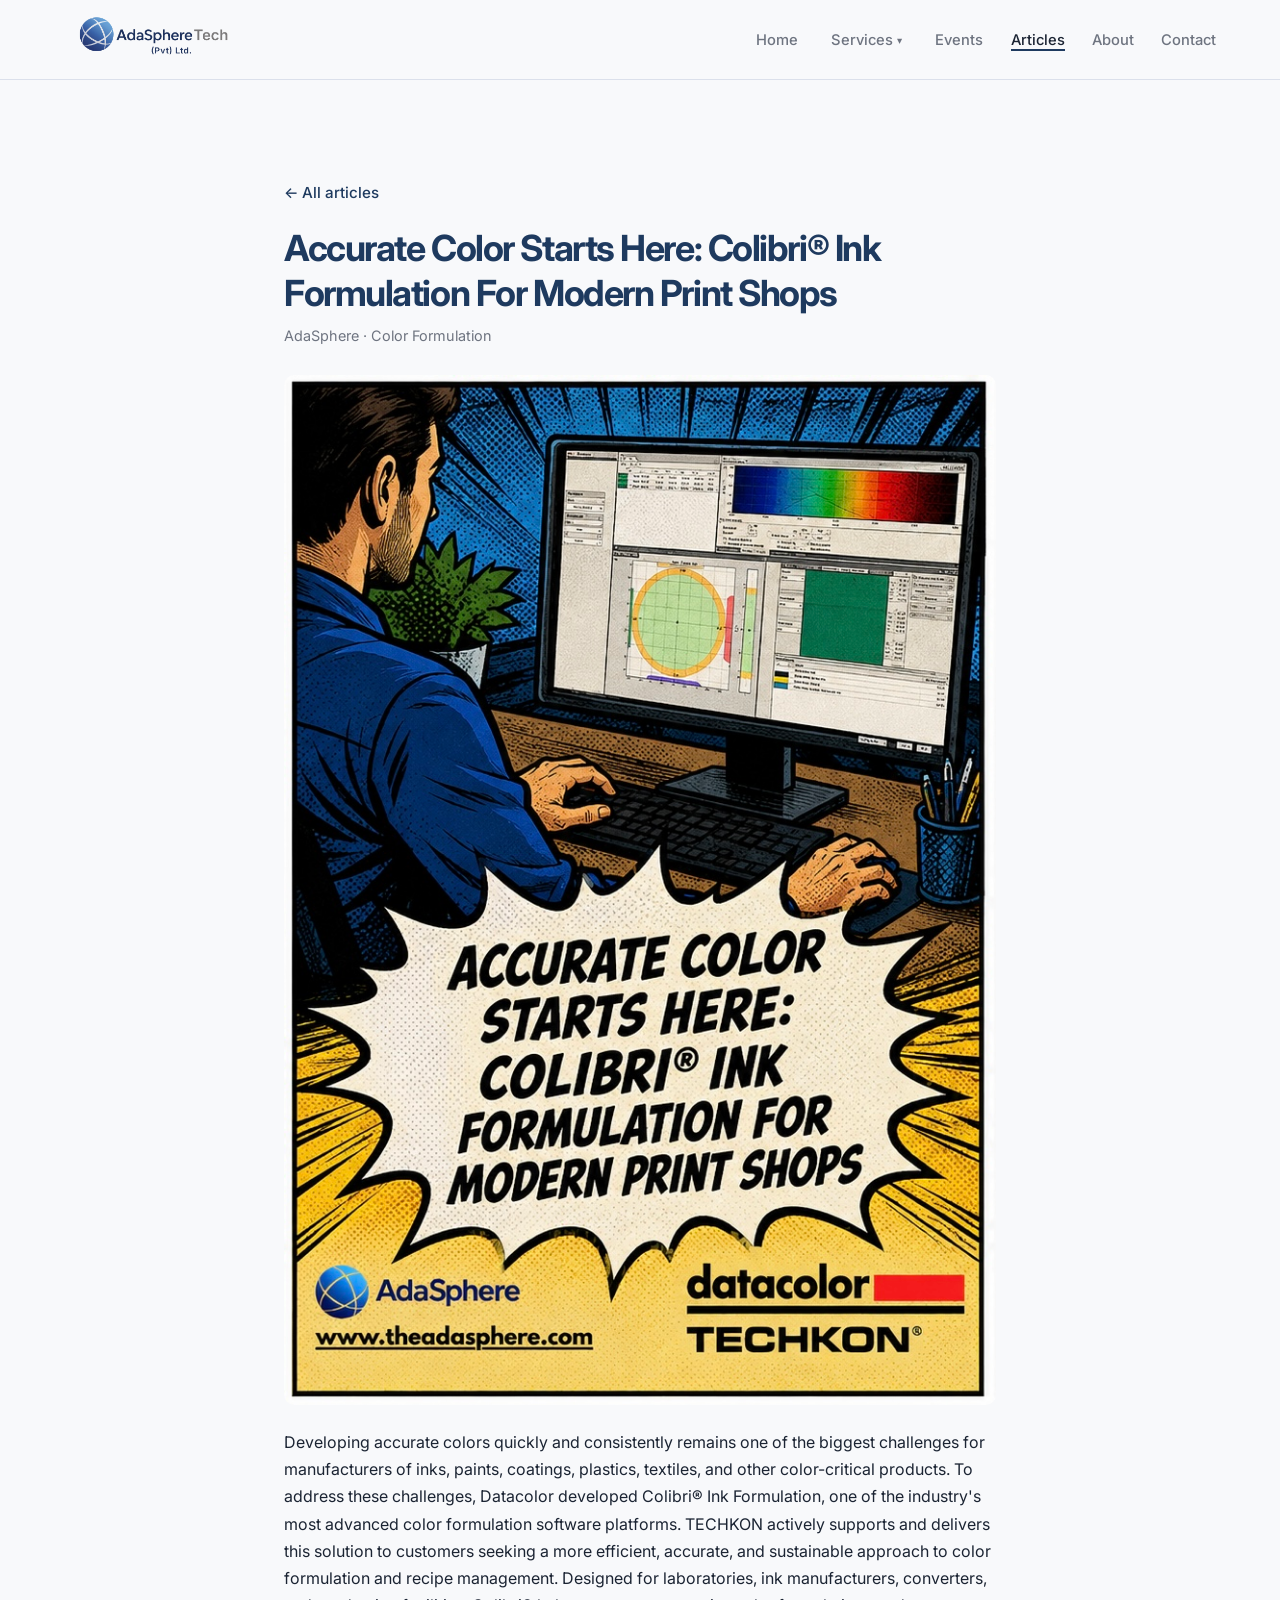
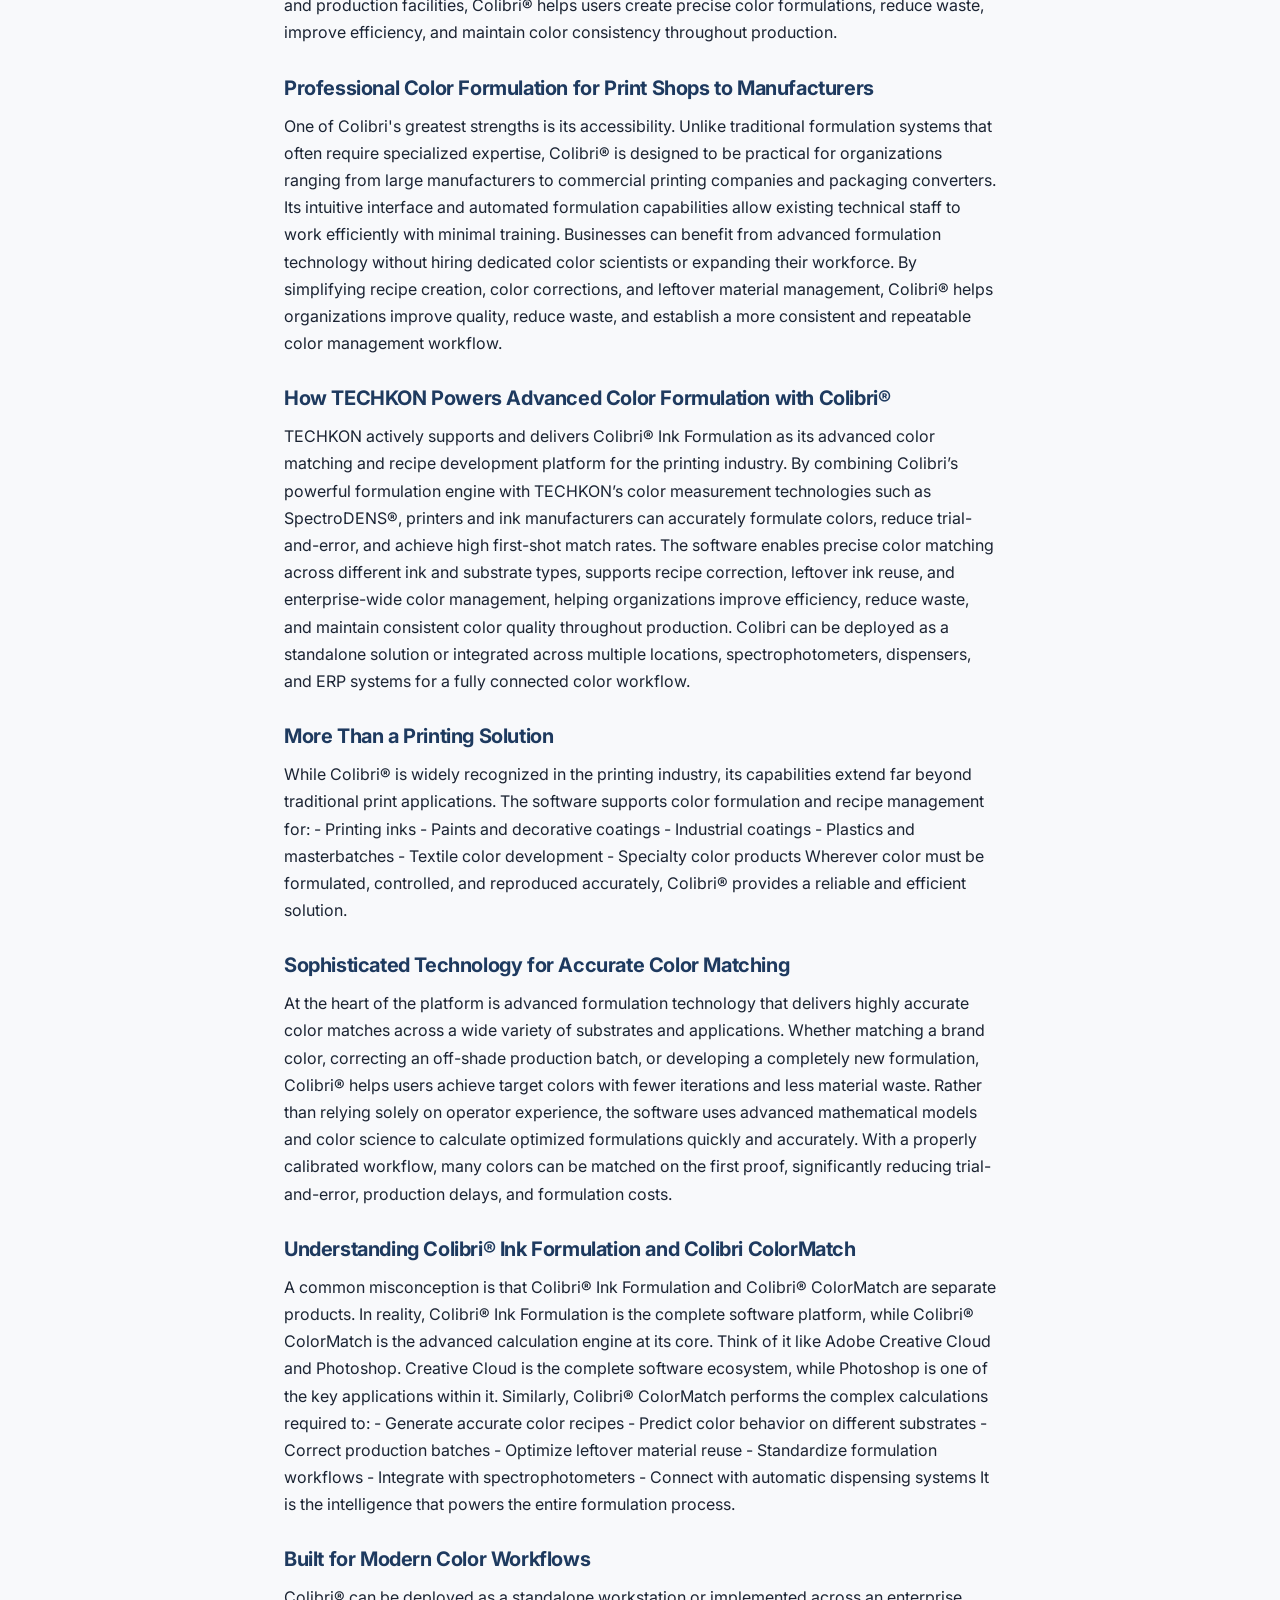
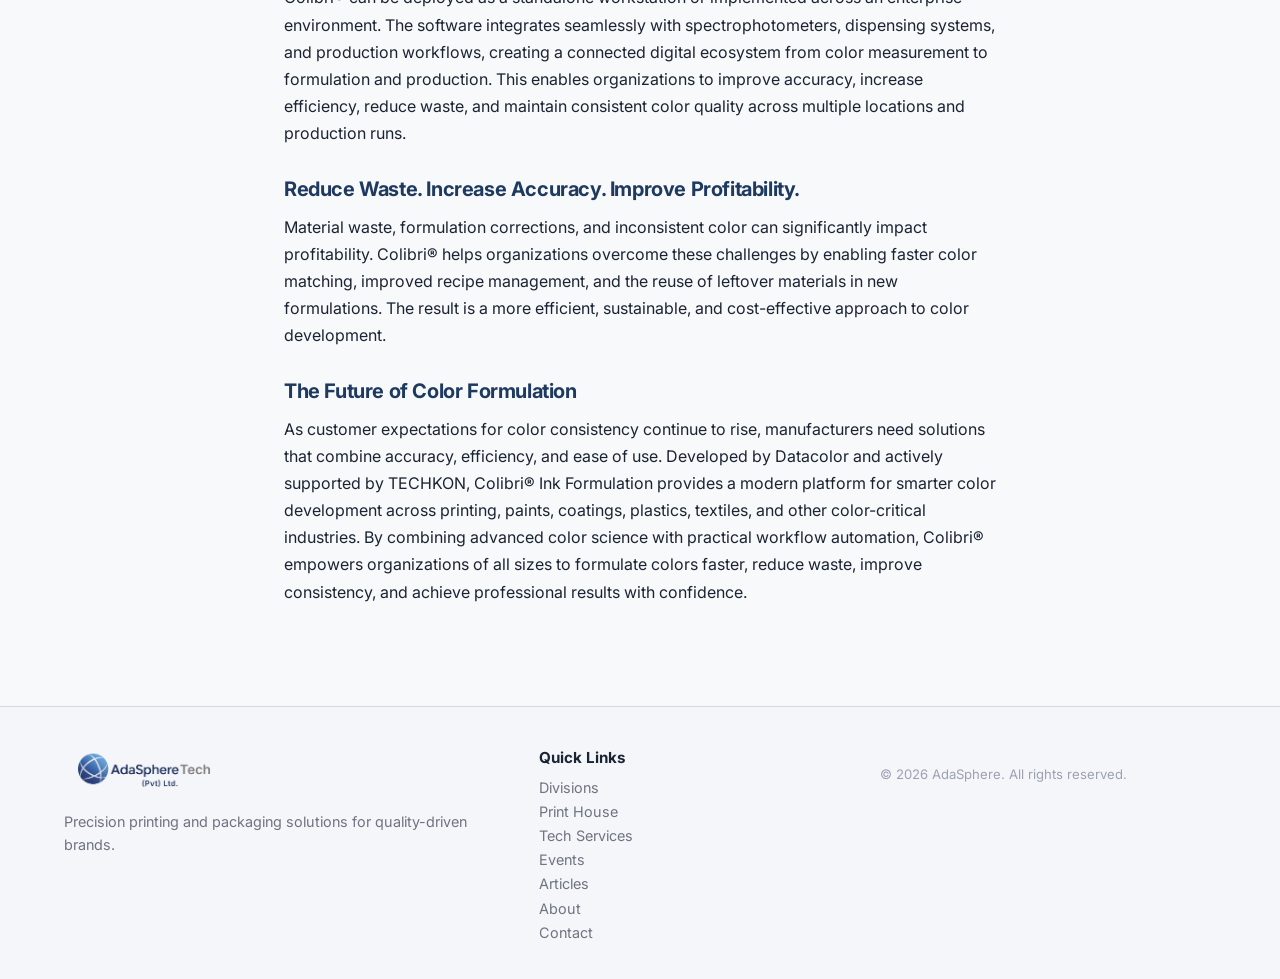
<file: articles/accurate-color-starts-here-colibri.html>
<!DOCTYPE html>
<html lang="en">
<head>
  <meta charset="UTF-8" />
  <meta name="viewport" content="width=device-width, initial-scale=1.0" />
  <title>Accurate Color Starts Here: Colibri® Ink Formulation For Modern Print Shops | AdaSphere Tech</title>
  <meta name="description" content="Smarter color development with Datacolor Colibri® Ink Formulation — from print shops to packaging industries." />
  <link rel="preconnect" href="https://fonts.googleapis.com" />
  <link rel="preconnect" href="https://fonts.gstatic.com" crossorigin />
  <link href="https://fonts.googleapis.com/css2?family=Inter:wght@400;500;600;700&display=swap" rel="stylesheet" />
  <link rel="icon" href="../favicon.png" type="image/png" />
  <link rel="stylesheet" href="../styles.css" />
</head>
<body class="page-article-detail">
  <header class="site-header">
    <div class="container header-inner">
      <a href="../index.html" class="brand">
        <img src="../assets/adasphere-logo.png" alt="AdaSphere Tech logo" class="brand-logo" />
        <div class="brand-text">
          <span class="brand-name">AdaSphere</span>
          <span class="brand-sub">TECH</span>
        </div>
      </a>
      <button class="nav-toggle" aria-label="Toggle navigation" aria-expanded="false">
        <span></span>
        <span></span>
      </button>
      <nav class="site-nav" aria-label="Main navigation">
        <ul>
          <li class="nav-item"><a href="../index.html">Home</a></li>
          <li class="nav-item nav-item--dropdown">
            <button type="button" class="nav-trigger" aria-expanded="false" aria-haspopup="true">Services <span class="nav-chevron" aria-hidden="true">▾</span></button>
            <ul class="nav-dropdown" role="menu">
              <li role="none"><a href="../print-house.html" role="menuitem">Print House</a></li>
              <li role="none"><a href="../tech-services.html" role="menuitem">Tech Services</a></li>
            </ul>
          </li>
          <li class="nav-item"><a href="../events.html">Events</a></li>
          <li class="nav-item nav-active"><a href="../articles.html">Articles</a></li>
          <li class="nav-item"><a href="../index.html#about">About</a></li>
          <li class="nav-item"><a href="../index.html#contact">Contact</a></li>
        </ul>
      </nav>
    </div>
  </header>

  <main>
    <article class="section article-detail">
      <div class="container article-detail-inner">
        <p class="article-back"><a href="../articles.html">&larr; All articles</a></p>
        <header class="article-detail-header">
          <h1>Accurate Color Starts Here: Colibri® Ink Formulation For Modern Print Shops</h1>
          <p class="article-meta">AdaSphere · Color Formulation</p>
        </header>
        <figure class="article-featured">
          <img src="../assets/articles/accurate-color-starts-here.jpeg" alt="Colibri ink formulation software" />
        </figure>
        <div class="article-body">
          <p>Developing accurate colors quickly and consistently remains one of the biggest challenges for manufacturers of inks, paints, coatings, plastics, textiles, and other color-critical products. To address these challenges, Datacolor developed Colibri® Ink Formulation, one of the industry&#x27;s most advanced color formulation software platforms. TECHKON actively supports and delivers this solution to customers seeking a more efficient, accurate, and sustainable approach to color formulation and recipe management. Designed for laboratories, ink manufacturers, converters, and production facilities, Colibri® helps users create precise color formulations, reduce waste, improve efficiency, and maintain color consistency throughout production.</p>
          <h2>Professional Color Formulation for Print Shops to Manufacturers</h2>
          <p>One of Colibri&#x27;s greatest strengths is its accessibility. Unlike traditional formulation systems that often require specialized expertise, Colibri® is designed to be practical for organizations ranging from large manufacturers to commercial printing companies and packaging converters. Its intuitive interface and automated formulation capabilities allow existing technical staff to work efficiently with minimal training. Businesses can benefit from advanced formulation technology without hiring dedicated color scientists or expanding their workforce. By simplifying recipe creation, color corrections, and leftover material management, Colibri® helps organizations improve quality, reduce waste, and establish a more consistent and repeatable color management workflow.</p>
          <h2>How TECHKON Powers Advanced Color Formulation with Colibri®</h2>
          <p>TECHKON actively supports and delivers Colibri® Ink Formulation as its advanced color matching and recipe development platform for the printing industry. By combining Colibri’s powerful formulation engine with TECHKON’s color measurement technologies such as SpectroDENS®, printers and ink manufacturers can accurately formulate colors, reduce trial-and-error, and achieve high first-shot match rates. The software enables precise color matching across different ink and substrate types, supports recipe correction, leftover ink reuse, and enterprise-wide color management, helping organizations improve efficiency, reduce waste, and maintain consistent color quality throughout production. Colibri can be deployed as a standalone solution or integrated across multiple locations, spectrophotometers, dispensers, and ERP systems for a fully connected color workflow.</p>
          <h2>More Than a Printing Solution</h2>
          <p>While Colibri® is widely recognized in the printing industry, its capabilities extend far beyond traditional print applications. The software supports color formulation and recipe management for: - Printing inks - Paints and decorative coatings - Industrial coatings - Plastics and masterbatches - Textile color development - Specialty color products Wherever color must be formulated, controlled, and reproduced accurately, Colibri® provides a reliable and efficient solution.</p>
          <h2>Sophisticated Technology for Accurate Color Matching</h2>
          <p>At the heart of the platform is advanced formulation technology that delivers highly accurate color matches across a wide variety of substrates and applications. Whether matching a brand color, correcting an off-shade production batch, or developing a completely new formulation, Colibri® helps users achieve target colors with fewer iterations and less material waste. Rather than relying solely on operator experience, the software uses advanced mathematical models and color science to calculate optimized formulations quickly and accurately. With a properly calibrated workflow, many colors can be matched on the first proof, significantly reducing trial-and-error, production delays, and formulation costs.</p>
          <h2>Understanding Colibri® Ink Formulation and Colibri ColorMatch</h2>
          <p>A common misconception is that Colibri® Ink Formulation and Colibri® ColorMatch are separate products. In reality, Colibri® Ink Formulation is the complete software platform, while Colibri® ColorMatch is the advanced calculation engine at its core. Think of it like Adobe Creative Cloud and Photoshop. Creative Cloud is the complete software ecosystem, while Photoshop is one of the key applications within it. Similarly, Colibri® ColorMatch performs the complex calculations required to: - Generate accurate color recipes - Predict color behavior on different substrates - Correct production batches - Optimize leftover material reuse - Standardize formulation workflows - Integrate with spectrophotometers - Connect with automatic dispensing systems It is the intelligence that powers the entire formulation process.</p>
          <h2>Built for Modern Color Workflows</h2>
          <p>Colibri® can be deployed as a standalone workstation or implemented across an enterprise environment. The software integrates seamlessly with spectrophotometers, dispensing systems, and production workflows, creating a connected digital ecosystem from color measurement to formulation and production. This enables organizations to improve accuracy, increase efficiency, reduce waste, and maintain consistent color quality across multiple locations and production runs.</p>
          <h2>Reduce Waste. Increase Accuracy. Improve Profitability.</h2>
          <p>Material waste, formulation corrections, and inconsistent color can significantly impact profitability. Colibri® helps organizations overcome these challenges by enabling faster color matching, improved recipe management, and the reuse of leftover materials in new formulations. The result is a more efficient, sustainable, and cost-effective approach to color development.</p>
          <h2>The Future of Color Formulation</h2>
          <p>As customer expectations for color consistency continue to rise, manufacturers need solutions that combine accuracy, efficiency, and ease of use. Developed by Datacolor and actively supported by TECHKON, Colibri® Ink Formulation provides a modern platform for smarter color development across printing, paints, coatings, plastics, textiles, and other color-critical industries. By combining advanced color science with practical workflow automation, Colibri® empowers organizations of all sizes to formulate colors faster, reduce waste, improve consistency, and achieve professional results with confidence.</p>
        </div>
      </div>
    </article>
  </main>

  <footer class="site-footer">
    <div class="container footer-grid">
      <div class="footer-brand">
        <div class="footer-logo">
          <img src="../assets/adasphere-logo.png" alt="AdaSphere Tech logo" />
        </div>
        <p>Precision printing and packaging solutions for quality-driven brands.</p>
      </div>
      <div class="footer-links">
        <h3>Quick Links</h3>
        <ul>
          <li><a href="../index.html#divisions">Divisions</a></li>
          <li><a href="../print-house.html">Print House</a></li>
          <li><a href="../tech-services.html">Tech Services</a></li>
          <li><a href="../events.html">Events</a></li>
          <li><a href="../articles.html">Articles</a></li>
          <li><a href="../index.html#about">About</a></li>
          <li><a href="../index.html#contact">Contact</a></li>
        </ul>
      </div>
      <div class="footer-meta">
        <p class="copyright">&copy; <span id="year"></span> AdaSphere. All rights reserved.</p>
      </div>
    </div>
  </footer>
  <script src="../script.js"></script>
</body>
</html>
</file>
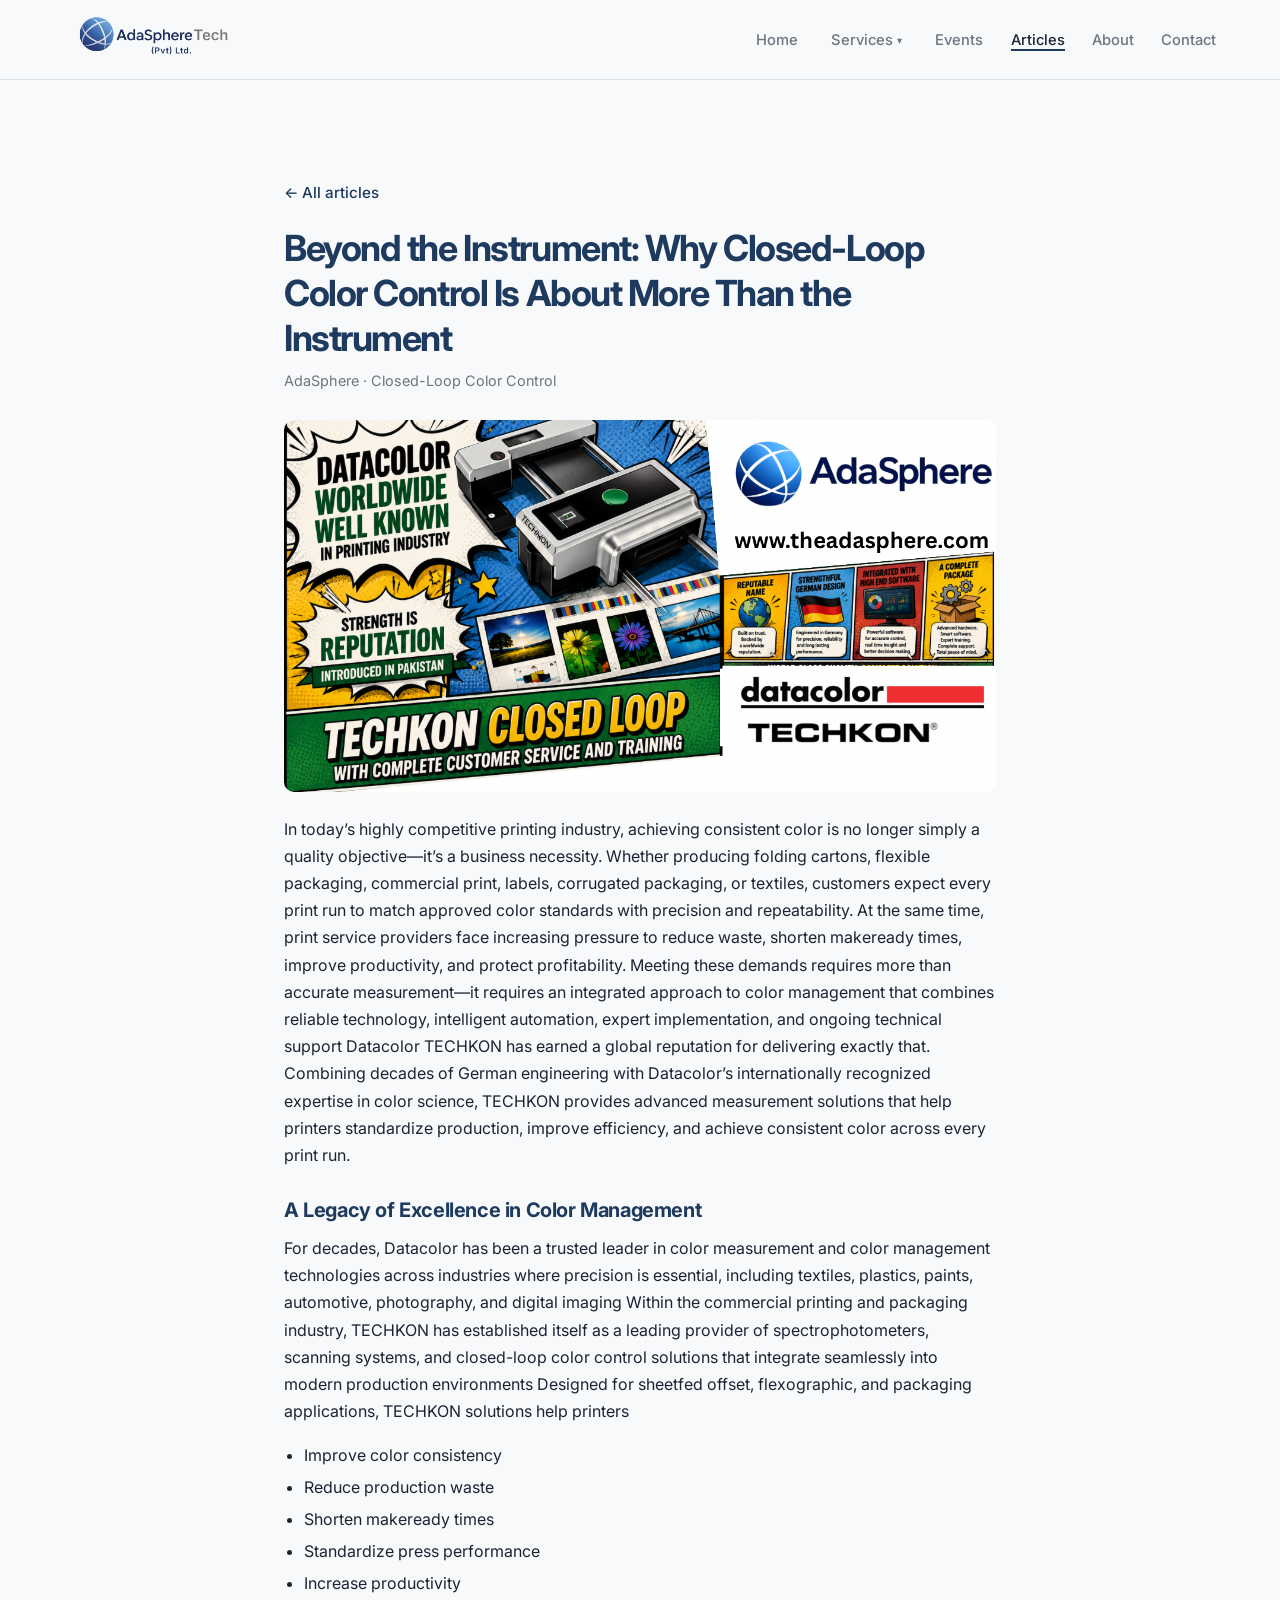
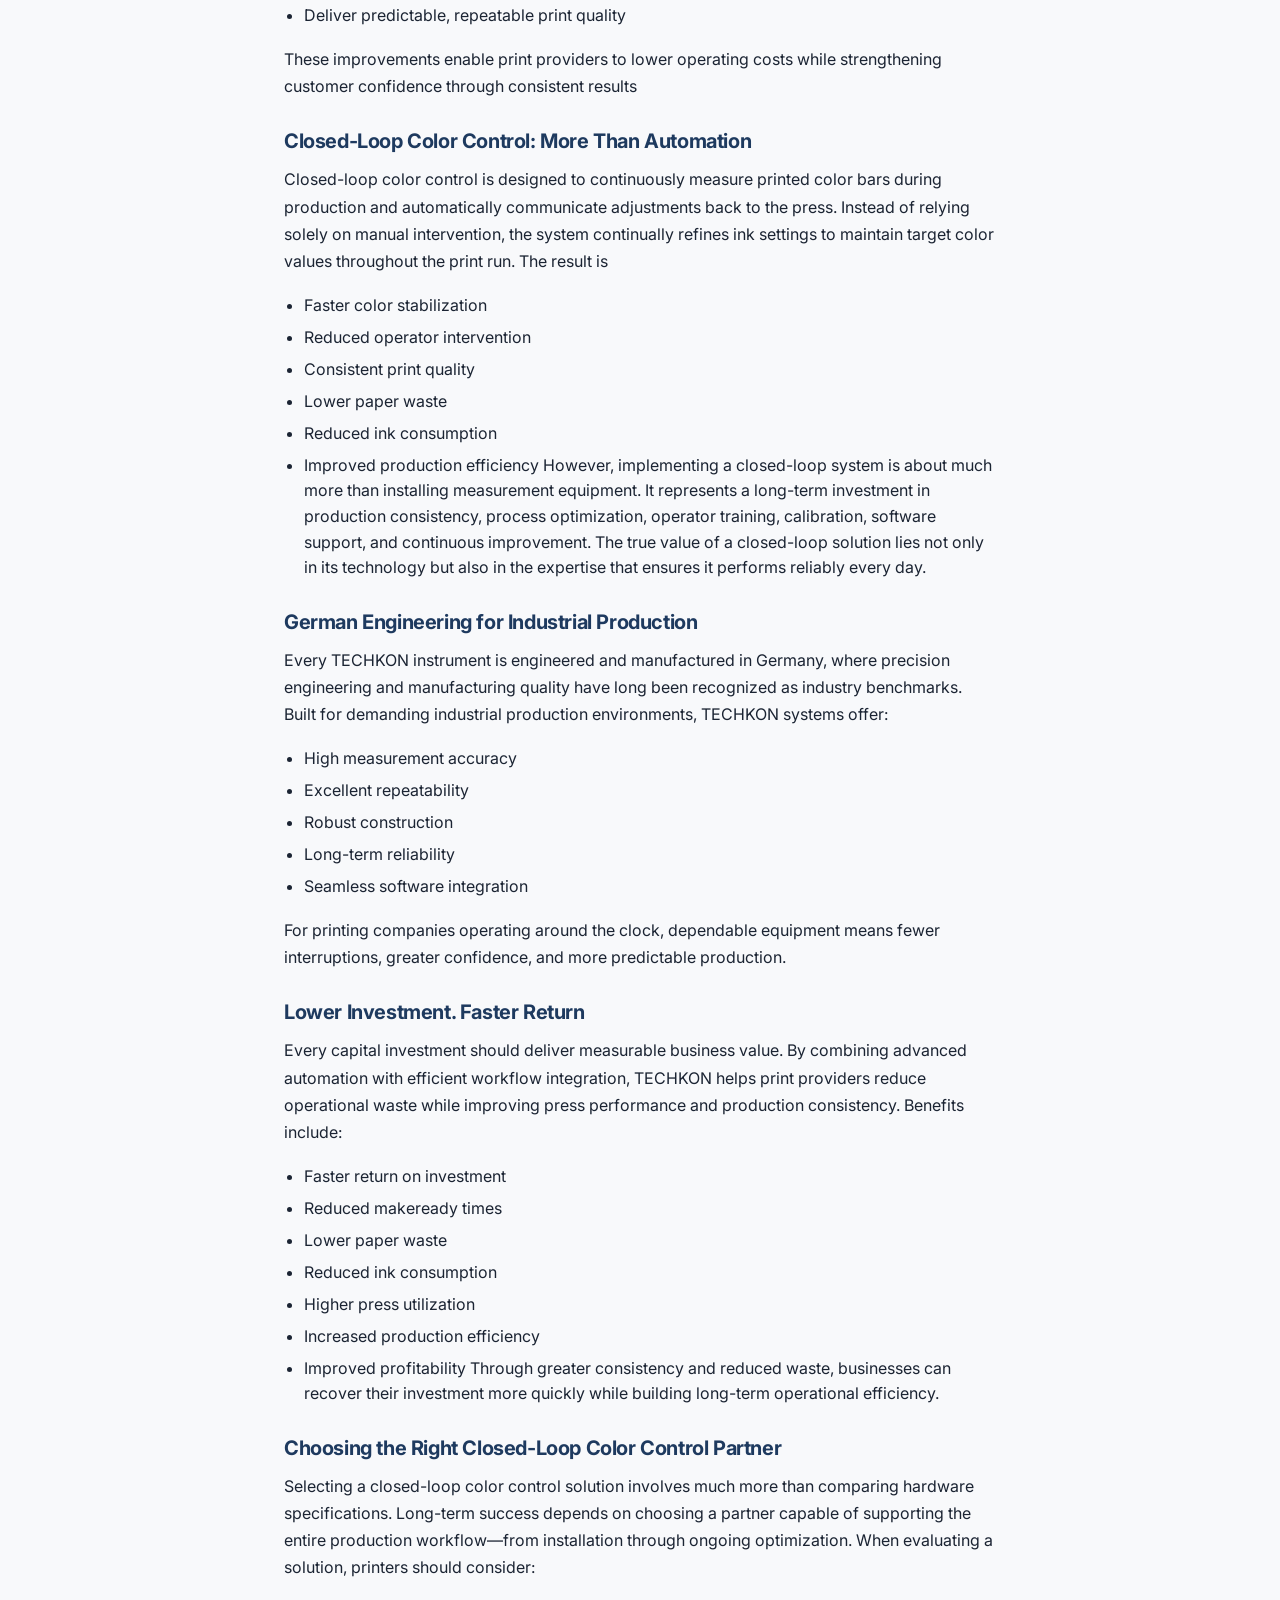
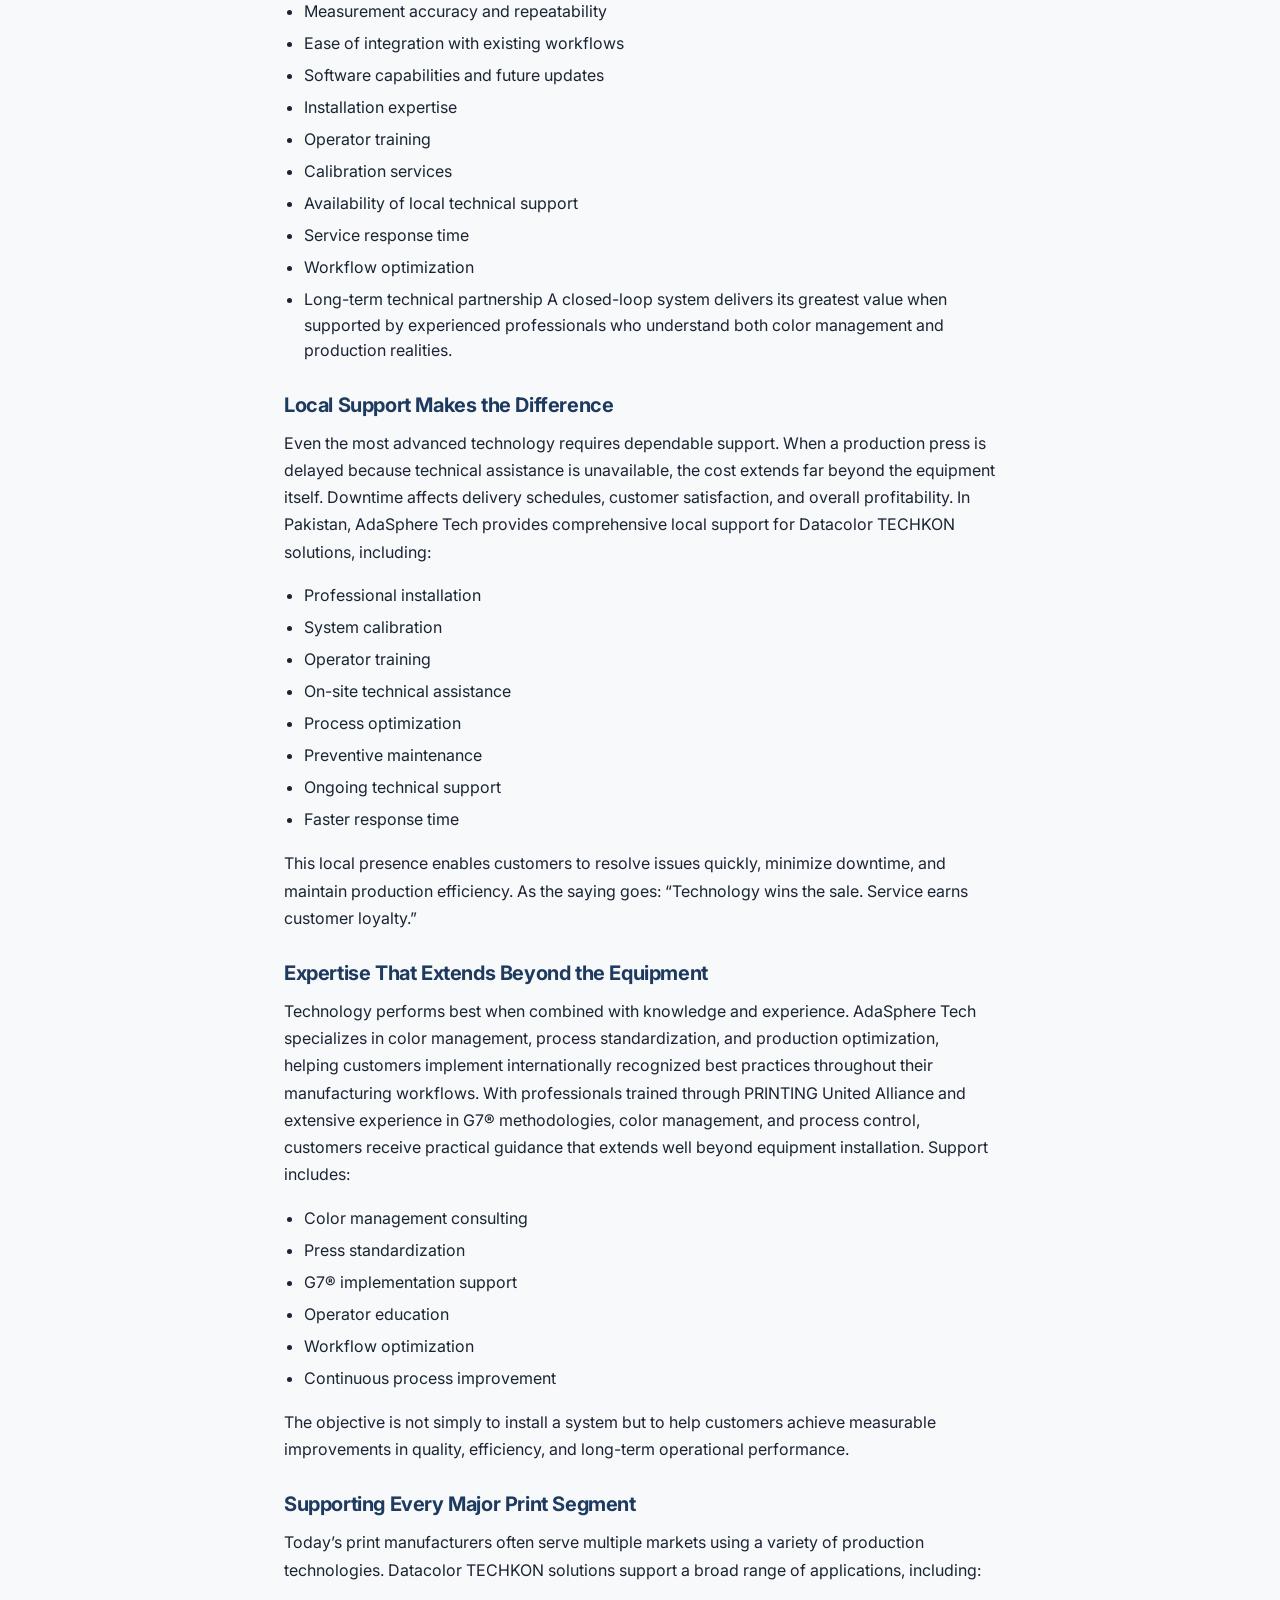
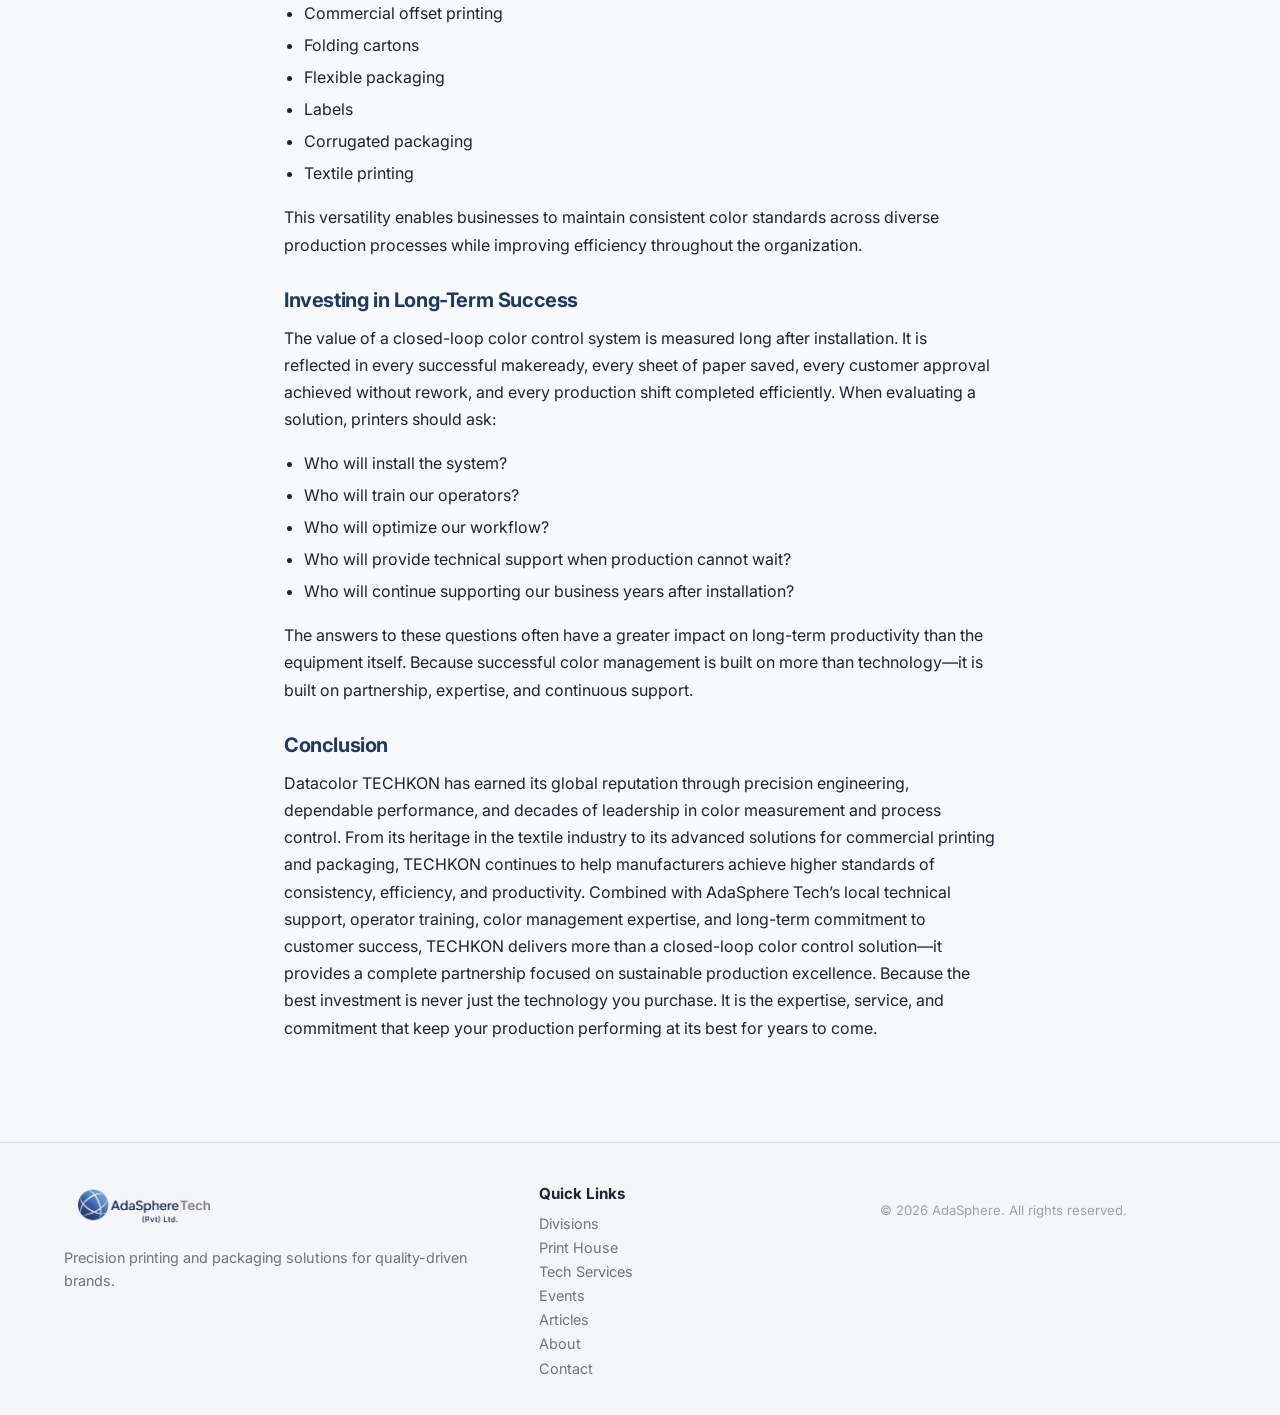
<file: articles/beyond-the-instrument-closed-loop-color-control.html>
<!DOCTYPE html>
<html lang="en">
<head>
  <meta charset="UTF-8" />
  <meta name="viewport" content="width=device-width, initial-scale=1.0" />
  <title>Beyond the Instrument: Why Closed-Loop Color Control Is About More Than the Instrument | AdaSphere Tech</title>
  <meta name="description" content="Closed-loop color control succeeds when technology, expertise, training, and local support work together." />
  <link rel="preconnect" href="https://fonts.googleapis.com" />
  <link rel="preconnect" href="https://fonts.gstatic.com" crossorigin />
  <link href="https://fonts.googleapis.com/css2?family=Inter:wght@400;500;600;700&display=swap" rel="stylesheet" />
  <link rel="icon" href="../favicon.png" type="image/png" />
  <link rel="stylesheet" href="../styles.css" />
</head>
<body class="page-article-detail">
  <header class="site-header">
    <div class="container header-inner">
      <a href="../index.html" class="brand">
        <img src="../assets/adasphere-logo.png" alt="AdaSphere Tech logo" class="brand-logo" />
        <div class="brand-text">
          <span class="brand-name">AdaSphere</span>
          <span class="brand-sub">TECH</span>
        </div>
      </a>
      <button class="nav-toggle" aria-label="Toggle navigation" aria-expanded="false">
        <span></span>
        <span></span>
      </button>
      <nav class="site-nav" aria-label="Main navigation">
        <ul>
          <li class="nav-item"><a href="../index.html">Home</a></li>
          <li class="nav-item nav-item--dropdown">
            <button type="button" class="nav-trigger" aria-expanded="false" aria-haspopup="true">Services <span class="nav-chevron" aria-hidden="true">▾</span></button>
            <ul class="nav-dropdown" role="menu">
              <li role="none"><a href="../print-house.html" role="menuitem">Print House</a></li>
              <li role="none"><a href="../tech-services.html" role="menuitem">Tech Services</a></li>
            </ul>
          </li>
          <li class="nav-item"><a href="../events.html">Events</a></li>
          <li class="nav-item nav-active"><a href="../articles.html">Articles</a></li>
          <li class="nav-item"><a href="../index.html#about">About</a></li>
          <li class="nav-item"><a href="../index.html#contact">Contact</a></li>
        </ul>
      </nav>
    </div>
  </header>

  <main>
    <article class="section article-detail">
      <div class="container article-detail-inner">
        <p class="article-back"><a href="../articles.html">&larr; All articles</a></p>
        <header class="article-detail-header">
          <h1>Beyond the Instrument: Why Closed-Loop Color Control Is About More Than the Instrument</h1>
          <p class="article-meta">AdaSphere · Closed-Loop Color Control</p>
        </header>
        <figure class="article-featured">
          <img src="../assets/articles/beyond-the-instrument.png" alt="TECHKON color measurement instrument" />
        </figure>
        <div class="article-body">
          <p>In today’s highly competitive printing industry, achieving consistent color is no longer simply a quality objective—it’s a business necessity. Whether producing folding cartons, flexible packaging, commercial print, labels, corrugated packaging, or textiles, customers expect every print run to match approved color standards with precision and repeatability. At the same time, print service providers face increasing pressure to reduce waste, shorten makeready times, improve productivity, and protect profitability. Meeting these demands requires more than accurate measurement—it requires an integrated approach to color management that combines reliable technology, intelligent automation, expert implementation, and ongoing technical support Datacolor TECHKON has earned a global reputation for delivering exactly that. Combining decades of German engineering with Datacolor’s internationally recognized expertise in color science, TECHKON provides advanced measurement solutions that help printers standardize production, improve efficiency, and achieve consistent color across every print run.</p>
          <h2>A Legacy of Excellence in Color Management</h2>
          <p>For decades, Datacolor has been a trusted leader in color measurement and color management technologies across industries where precision is essential, including textiles, plastics, paints, automotive, photography, and digital imaging Within the commercial printing and packaging industry, TECHKON has established itself as a leading provider of spectrophotometers, scanning systems, and closed-loop color control solutions that integrate seamlessly into modern production environments Designed for sheetfed offset, flexographic, and packaging applications, TECHKON solutions help printers</p>
          <ul>
            <li>Improve color consistency</li>
            <li>Reduce production waste</li>
            <li>Shorten makeready times</li>
            <li>Standardize press performance</li>
            <li>Increase productivity</li>
            <li>Deliver predictable, repeatable print quality</li>
          </ul>
          <p>These improvements enable print providers to lower operating costs while strengthening customer confidence through consistent results</p>
          <h2>Closed-Loop Color Control: More Than Automation</h2>
          <p>Closed-loop color control is designed to continuously measure printed color bars during production and automatically communicate adjustments back to the press. Instead of relying solely on manual intervention, the system continually refines ink settings to maintain target color values throughout the print run. The result is</p>
          <ul>
            <li>Faster color stabilization</li>
            <li>Reduced operator intervention</li>
            <li>Consistent print quality</li>
            <li>Lower paper waste</li>
            <li>Reduced ink consumption</li>
            <li>Improved production efficiency However, implementing a closed-loop system is about much more than installing measurement equipment. It represents a long-term investment in production consistency, process optimization, operator training, calibration, software support, and continuous improvement. The true value of a closed-loop solution lies not only in its technology but also in the expertise that ensures it performs reliably every day.</li>
          </ul>
          <h2>German Engineering for Industrial Production</h2>
          <p>Every TECHKON instrument is engineered and manufactured in Germany, where precision engineering and manufacturing quality have long been recognized as industry benchmarks. Built for demanding industrial production environments, TECHKON systems offer:</p>
          <ul>
            <li>High measurement accuracy</li>
            <li>Excellent repeatability</li>
            <li>Robust construction</li>
            <li>Long-term reliability</li>
            <li>Seamless software integration</li>
          </ul>
          <p>For printing companies operating around the clock, dependable equipment means fewer interruptions, greater confidence, and more predictable production.</p>
          <h2>Lower Investment. Faster Return</h2>
          <p>Every capital investment should deliver measurable business value. By combining advanced automation with efficient workflow integration, TECHKON helps print providers reduce operational waste while improving press performance and production consistency. Benefits include:</p>
          <ul>
            <li>Faster return on investment</li>
            <li>Reduced makeready times</li>
            <li>Lower paper waste</li>
            <li>Reduced ink consumption</li>
            <li>Higher press utilization</li>
            <li>Increased production efficiency</li>
            <li>Improved profitability Through greater consistency and reduced waste, businesses can recover their investment more quickly while building long-term operational efficiency.</li>
          </ul>
          <h2>Choosing the Right Closed-Loop Color Control Partner</h2>
          <p>Selecting a closed-loop color control solution involves much more than comparing hardware specifications. Long-term success depends on choosing a partner capable of supporting the entire production workflow—from installation through ongoing optimization. When evaluating a solution, printers should consider:</p>
          <ul>
            <li>Measurement accuracy and repeatability</li>
            <li>Ease of integration with existing workflows</li>
            <li>Software capabilities and future updates</li>
            <li>Installation expertise</li>
            <li>Operator training</li>
            <li>Calibration services</li>
            <li>Availability of local technical support</li>
            <li>Service response time</li>
            <li>Workflow optimization</li>
            <li>Long-term technical partnership A closed-loop system delivers its greatest value when supported by experienced professionals who understand both color management and production realities.</li>
          </ul>
          <h2>Local Support Makes the Difference</h2>
          <p>Even the most advanced technology requires dependable support. When a production press is delayed because technical assistance is unavailable, the cost extends far beyond the equipment itself. Downtime affects delivery schedules, customer satisfaction, and overall profitability. In Pakistan, AdaSphere Tech provides comprehensive local support for Datacolor TECHKON solutions, including:</p>
          <ul>
            <li>Professional installation</li>
            <li>System calibration</li>
            <li>Operator training</li>
            <li>On-site technical assistance</li>
            <li>Process optimization</li>
            <li>Preventive maintenance</li>
            <li>Ongoing technical support</li>
            <li>Faster response time</li>
          </ul>
          <p>This local presence enables customers to resolve issues quickly, minimize downtime, and maintain production efficiency. As the saying goes: “Technology wins the sale. Service earns customer loyalty.”</p>
          <h2>Expertise That Extends Beyond the Equipment</h2>
          <p>Technology performs best when combined with knowledge and experience. AdaSphere Tech specializes in color management, process standardization, and production optimization, helping customers implement internationally recognized best practices throughout their manufacturing workflows. With professionals trained through PRINTING United Alliance and extensive experience in G7® methodologies, color management, and process control, customers receive practical guidance that extends well beyond equipment installation. Support includes:</p>
          <ul>
            <li>Color management consulting</li>
            <li>Press standardization</li>
            <li>G7® implementation support</li>
            <li>Operator education</li>
            <li>Workflow optimization</li>
            <li>Continuous process improvement</li>
          </ul>
          <p>The objective is not simply to install a system but to help customers achieve measurable improvements in quality, efficiency, and long-term operational performance.</p>
          <h2>Supporting Every Major Print Segment</h2>
          <p>Today’s print manufacturers often serve multiple markets using a variety of production technologies. Datacolor TECHKON solutions support a broad range of applications, including:</p>
          <ul>
            <li>Commercial offset printing</li>
            <li>Folding cartons</li>
            <li>Flexible packaging</li>
            <li>Labels</li>
            <li>Corrugated packaging</li>
            <li>Textile printing</li>
          </ul>
          <p>This versatility enables businesses to maintain consistent color standards across diverse production processes while improving efficiency throughout the organization.</p>
          <h2>Investing in Long-Term Success</h2>
          <p>The value of a closed-loop color control system is measured long after installation. It is reflected in every successful makeready, every sheet of paper saved, every customer approval achieved without rework, and every production shift completed efficiently. When evaluating a solution, printers should ask:</p>
          <ul>
            <li>Who will install the system?</li>
            <li>Who will train our operators?</li>
            <li>Who will optimize our workflow?</li>
            <li>Who will provide technical support when production cannot wait?</li>
            <li>Who will continue supporting our business years after installation?</li>
          </ul>
          <p>The answers to these questions often have a greater impact on long-term productivity than the equipment itself. Because successful color management is built on more than technology—it is built on partnership, expertise, and continuous support.</p>
          <h2>Conclusion</h2>
          <p>Datacolor TECHKON has earned its global reputation through precision engineering, dependable performance, and decades of leadership in color measurement and process control. From its heritage in the textile industry to its advanced solutions for commercial printing and packaging, TECHKON continues to help manufacturers achieve higher standards of consistency, efficiency, and productivity. Combined with AdaSphere Tech’s local technical support, operator training, color management expertise, and long-term commitment to customer success, TECHKON delivers more than a closed-loop color control solution—it provides a complete partnership focused on sustainable production excellence. Because the best investment is never just the technology you purchase. It is the expertise, service, and commitment that keep your production performing at its best for years to come.</p>
        </div>
      </div>
    </article>
  </main>

  <footer class="site-footer">
    <div class="container footer-grid">
      <div class="footer-brand">
        <div class="footer-logo">
          <img src="../assets/adasphere-logo.png" alt="AdaSphere Tech logo" />
        </div>
        <p>Precision printing and packaging solutions for quality-driven brands.</p>
      </div>
      <div class="footer-links">
        <h3>Quick Links</h3>
        <ul>
          <li><a href="../index.html#divisions">Divisions</a></li>
          <li><a href="../print-house.html">Print House</a></li>
          <li><a href="../tech-services.html">Tech Services</a></li>
          <li><a href="../events.html">Events</a></li>
          <li><a href="../articles.html">Articles</a></li>
          <li><a href="../index.html#about">About</a></li>
          <li><a href="../index.html#contact">Contact</a></li>
        </ul>
      </div>
      <div class="footer-meta">
        <p class="copyright">&copy; <span id="year"></span> AdaSphere. All rights reserved.</p>
      </div>
    </div>
  </footer>
  <script src="../script.js"></script>
</body>
</html>
</file>
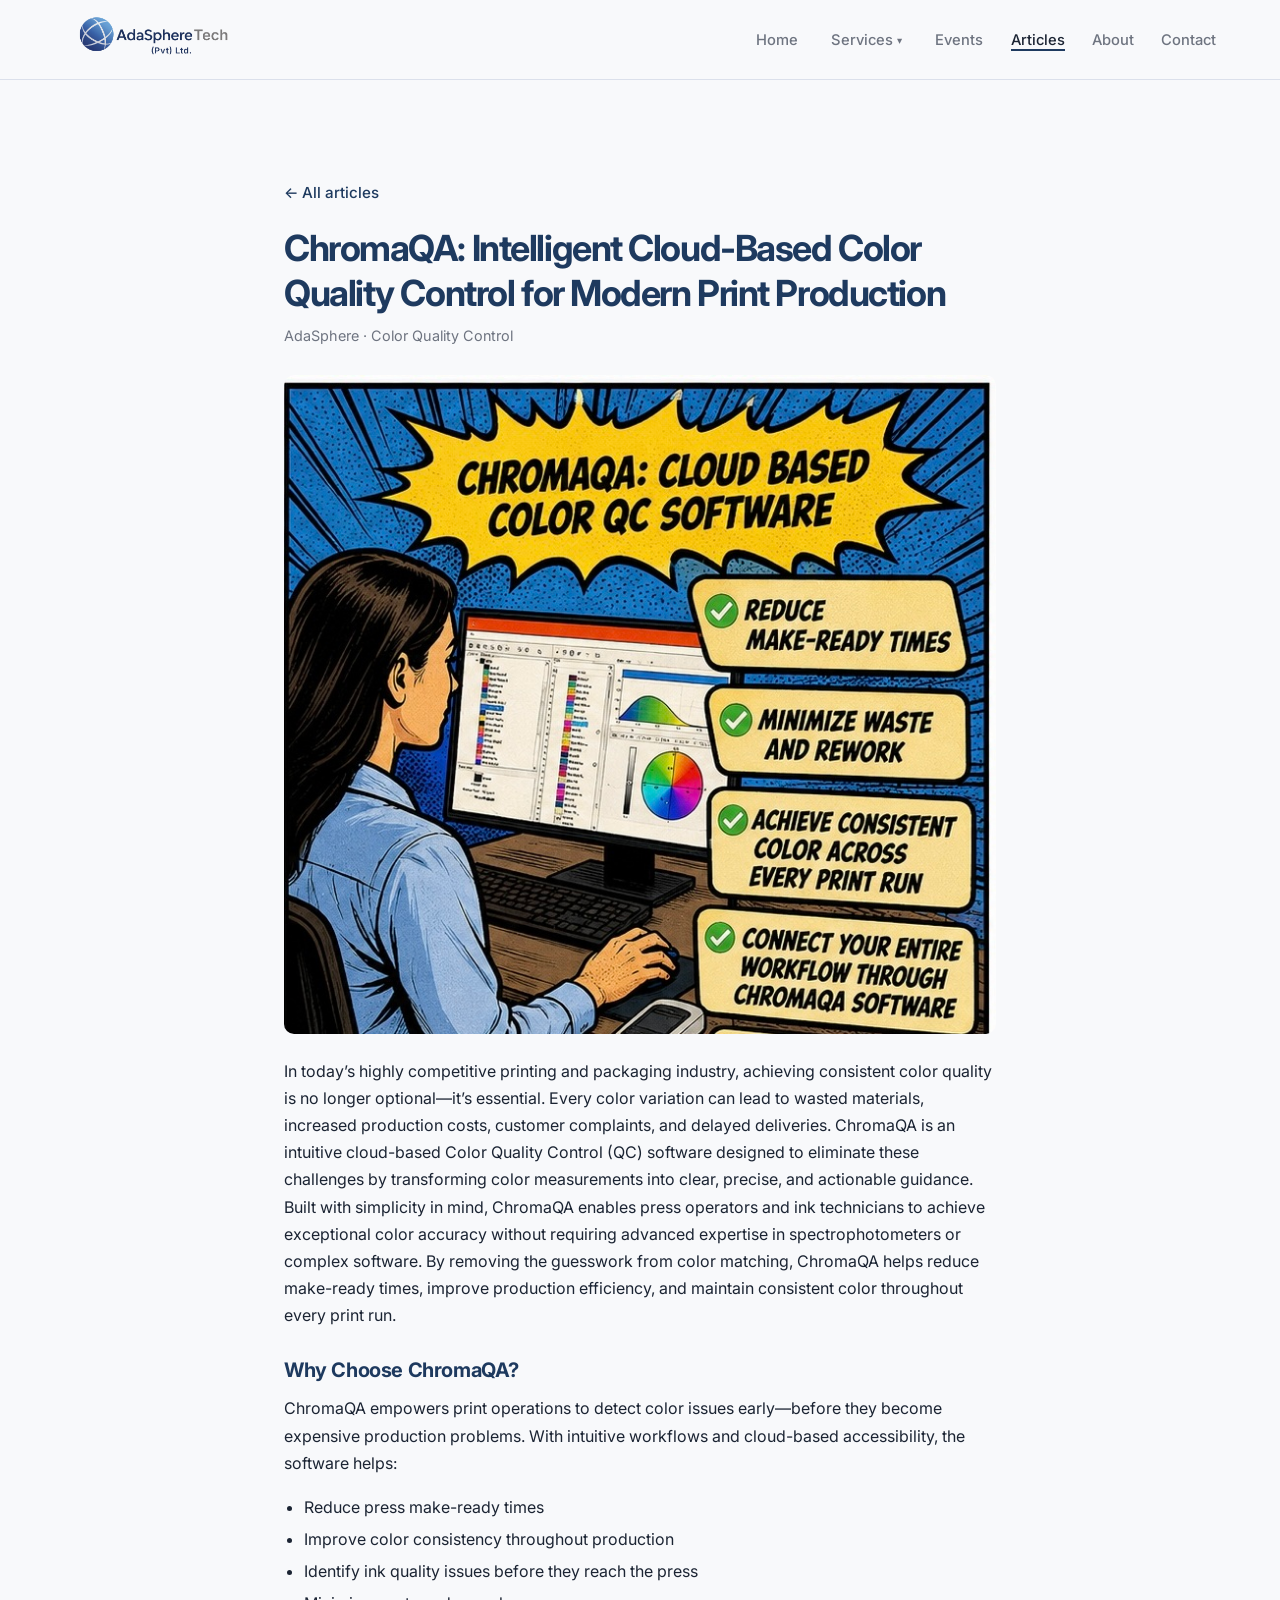
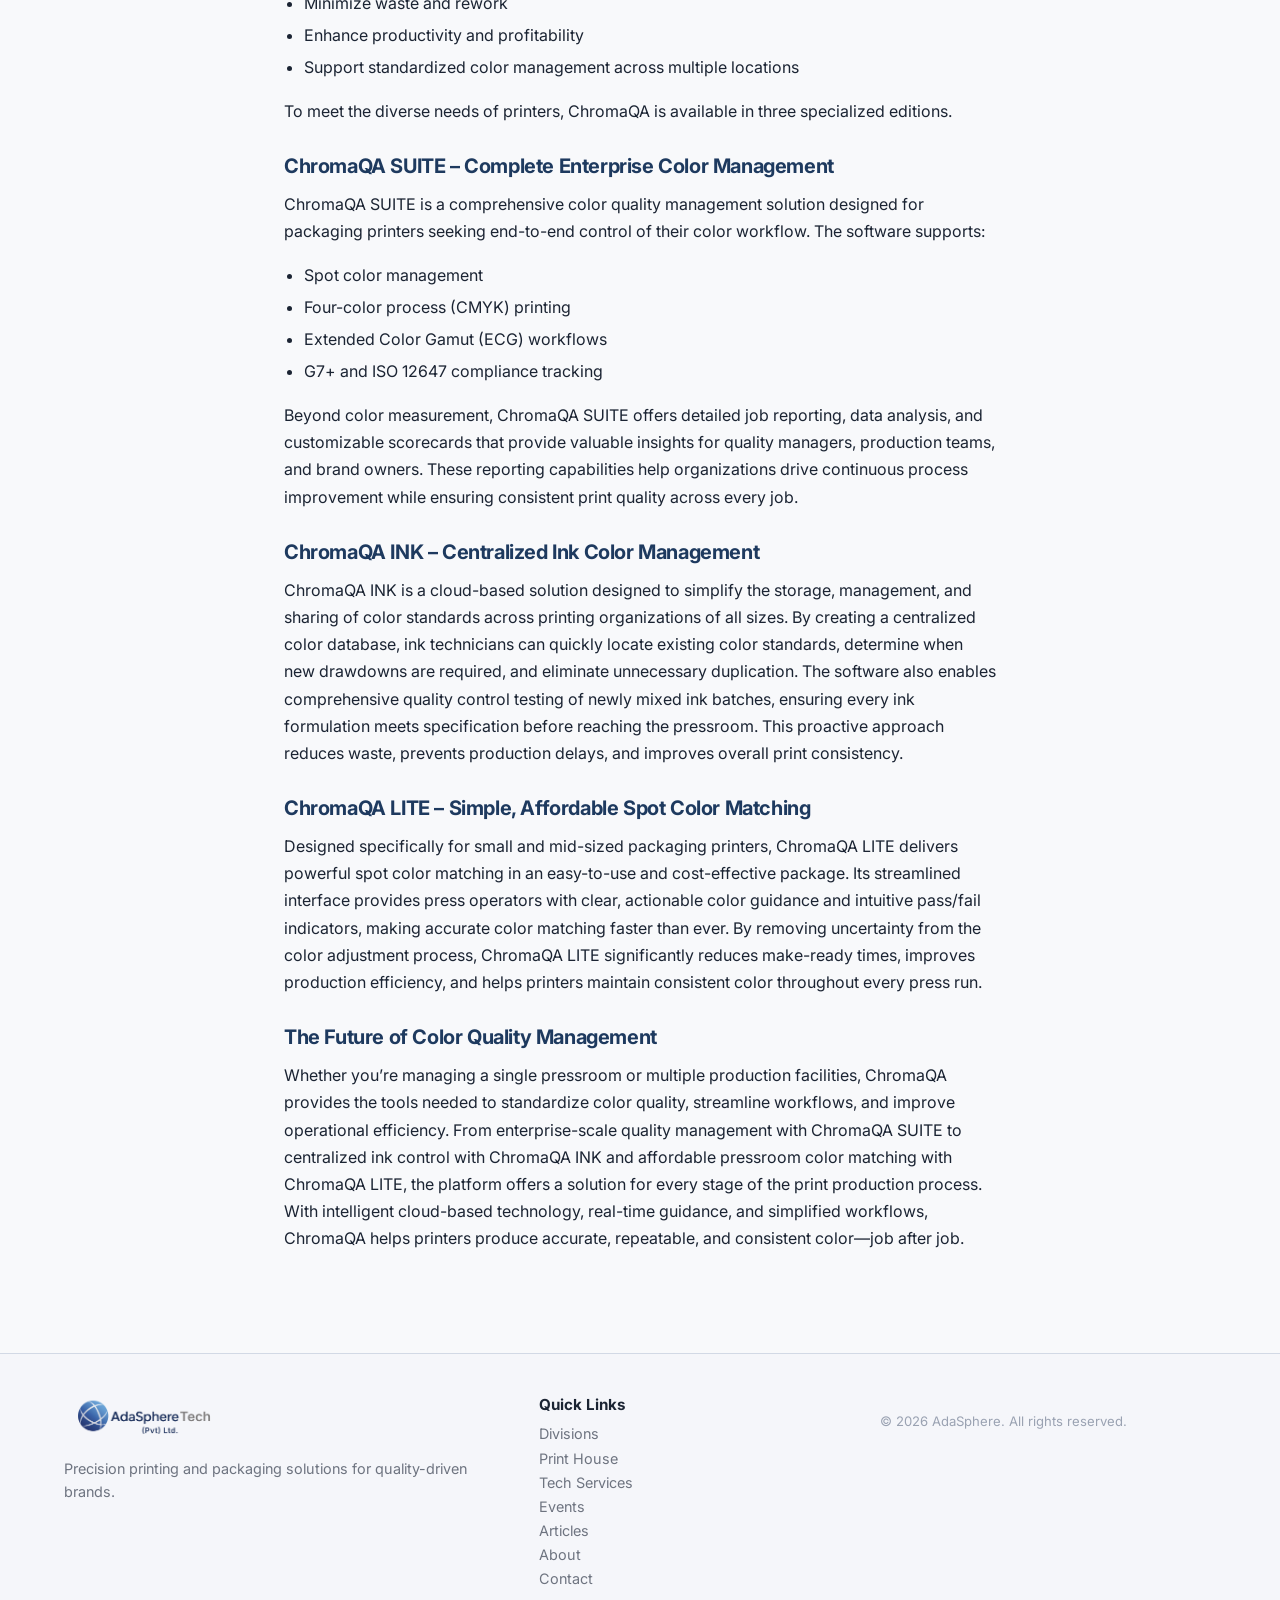
<file: articles/chromaqa-cloud-color-quality-control.html>
<!DOCTYPE html>
<html lang="en">
<head>
  <meta charset="UTF-8" />
  <meta name="viewport" content="width=device-width, initial-scale=1.0" />
  <title>ChromaQA: Intelligent Cloud-Based Color Quality Control for Modern Print Production | AdaSphere Tech</title>
  <meta name="description" content="Cloud-based color QC that turns measurements into clear guidance for press operators and ink technicians." />
  <link rel="preconnect" href="https://fonts.googleapis.com" />
  <link rel="preconnect" href="https://fonts.gstatic.com" crossorigin />
  <link href="https://fonts.googleapis.com/css2?family=Inter:wght@400;500;600;700&display=swap" rel="stylesheet" />
  <link rel="icon" href="../favicon.png" type="image/png" />
  <link rel="stylesheet" href="../styles.css" />
</head>
<body class="page-article-detail">
  <header class="site-header">
    <div class="container header-inner">
      <a href="../index.html" class="brand">
        <img src="../assets/adasphere-logo.png" alt="AdaSphere Tech logo" class="brand-logo" />
        <div class="brand-text">
          <span class="brand-name">AdaSphere</span>
          <span class="brand-sub">TECH</span>
        </div>
      </a>
      <button class="nav-toggle" aria-label="Toggle navigation" aria-expanded="false">
        <span></span>
        <span></span>
      </button>
      <nav class="site-nav" aria-label="Main navigation">
        <ul>
          <li class="nav-item"><a href="../index.html">Home</a></li>
          <li class="nav-item nav-item--dropdown">
            <button type="button" class="nav-trigger" aria-expanded="false" aria-haspopup="true">Services <span class="nav-chevron" aria-hidden="true">▾</span></button>
            <ul class="nav-dropdown" role="menu">
              <li role="none"><a href="../print-house.html" role="menuitem">Print House</a></li>
              <li role="none"><a href="../tech-services.html" role="menuitem">Tech Services</a></li>
            </ul>
          </li>
          <li class="nav-item"><a href="../events.html">Events</a></li>
          <li class="nav-item nav-active"><a href="../articles.html">Articles</a></li>
          <li class="nav-item"><a href="../index.html#about">About</a></li>
          <li class="nav-item"><a href="../index.html#contact">Contact</a></li>
        </ul>
      </nav>
    </div>
  </header>

  <main>
    <article class="section article-detail">
      <div class="container article-detail-inner">
        <p class="article-back"><a href="../articles.html">&larr; All articles</a></p>
        <header class="article-detail-header">
          <h1>ChromaQA: Intelligent Cloud-Based Color Quality Control for Modern Print Production</h1>
          <p class="article-meta">AdaSphere · Color Quality Control</p>
        </header>
        <figure class="article-featured">
          <img src="../assets/articles/chromaqa.jpeg" alt="ChromaQA color quality control" />
        </figure>
        <div class="article-body">
          <p>In today’s highly competitive printing and packaging industry, achieving consistent color quality is no longer optional—it’s essential. Every color variation can lead to wasted materials, increased production costs, customer complaints, and delayed deliveries. ChromaQA is an intuitive cloud-based Color Quality Control (QC) software designed to eliminate these challenges by transforming color measurements into clear, precise, and actionable guidance. Built with simplicity in mind, ChromaQA enables press operators and ink technicians to achieve exceptional color accuracy without requiring advanced expertise in spectrophotometers or complex software. By removing the guesswork from color matching, ChromaQA helps reduce make-ready times, improve production efficiency, and maintain consistent color throughout every print run.</p>
          <h2>Why Choose ChromaQA?</h2>
          <p>ChromaQA empowers print operations to detect color issues early—before they become expensive production problems. With intuitive workflows and cloud-based accessibility, the software helps:</p>
          <ul>
            <li>Reduce press make-ready times</li>
            <li>Improve color consistency throughout production</li>
            <li>Identify ink quality issues before they reach the press</li>
            <li>Minimize waste and rework</li>
            <li>Enhance productivity and profitability</li>
            <li>Support standardized color management across multiple locations</li>
          </ul>
          <p>To meet the diverse needs of printers, ChromaQA is available in three specialized editions.</p>
          <h2>ChromaQA SUITE – Complete Enterprise Color Management</h2>
          <p>ChromaQA SUITE is a comprehensive color quality management solution designed for packaging printers seeking end-to-end control of their color workflow. The software supports:</p>
          <ul>
            <li>Spot color management</li>
            <li>Four-color process (CMYK) printing</li>
            <li>Extended Color Gamut (ECG) workflows</li>
            <li>G7+ and ISO 12647 compliance tracking</li>
          </ul>
          <p>Beyond color measurement, ChromaQA SUITE offers detailed job reporting, data analysis, and customizable scorecards that provide valuable insights for quality managers, production teams, and brand owners. These reporting capabilities help organizations drive continuous process improvement while ensuring consistent print quality across every job.</p>
          <h2>ChromaQA INK – Centralized Ink Color Management</h2>
          <p>ChromaQA INK is a cloud-based solution designed to simplify the storage, management, and sharing of color standards across printing organizations of all sizes. By creating a centralized color database, ink technicians can quickly locate existing color standards, determine when new drawdowns are required, and eliminate unnecessary duplication. The software also enables comprehensive quality control testing of newly mixed ink batches, ensuring every ink formulation meets specification before reaching the pressroom. This proactive approach reduces waste, prevents production delays, and improves overall print consistency.</p>
          <h2>ChromaQA LITE – Simple, Affordable Spot Color Matching</h2>
          <p>Designed specifically for small and mid-sized packaging printers, ChromaQA LITE delivers powerful spot color matching in an easy-to-use and cost-effective package. Its streamlined interface provides press operators with clear, actionable color guidance and intuitive pass/fail indicators, making accurate color matching faster than ever. By removing uncertainty from the color adjustment process, ChromaQA LITE significantly reduces make-ready times, improves production efficiency, and helps printers maintain consistent color throughout every press run.</p>
          <h2>The Future of Color Quality Management</h2>
          <p>Whether you’re managing a single pressroom or multiple production facilities, ChromaQA provides the tools needed to standardize color quality, streamline workflows, and improve operational efficiency. From enterprise-scale quality management with ChromaQA SUITE to centralized ink control with ChromaQA INK and affordable pressroom color matching with ChromaQA LITE, the platform offers a solution for every stage of the print production process. With intelligent cloud-based technology, real-time guidance, and simplified workflows, ChromaQA helps printers produce accurate, repeatable, and consistent color—job after job.</p>
        </div>
      </div>
    </article>
  </main>

  <footer class="site-footer">
    <div class="container footer-grid">
      <div class="footer-brand">
        <div class="footer-logo">
          <img src="../assets/adasphere-logo.png" alt="AdaSphere Tech logo" />
        </div>
        <p>Precision printing and packaging solutions for quality-driven brands.</p>
      </div>
      <div class="footer-links">
        <h3>Quick Links</h3>
        <ul>
          <li><a href="../index.html#divisions">Divisions</a></li>
          <li><a href="../print-house.html">Print House</a></li>
          <li><a href="../tech-services.html">Tech Services</a></li>
          <li><a href="../events.html">Events</a></li>
          <li><a href="../articles.html">Articles</a></li>
          <li><a href="../index.html#about">About</a></li>
          <li><a href="../index.html#contact">Contact</a></li>
        </ul>
      </div>
      <div class="footer-meta">
        <p class="copyright">&copy; <span id="year"></span> AdaSphere. All rights reserved.</p>
      </div>
    </div>
  </footer>
  <script src="../script.js"></script>
</body>
</html>
</file>
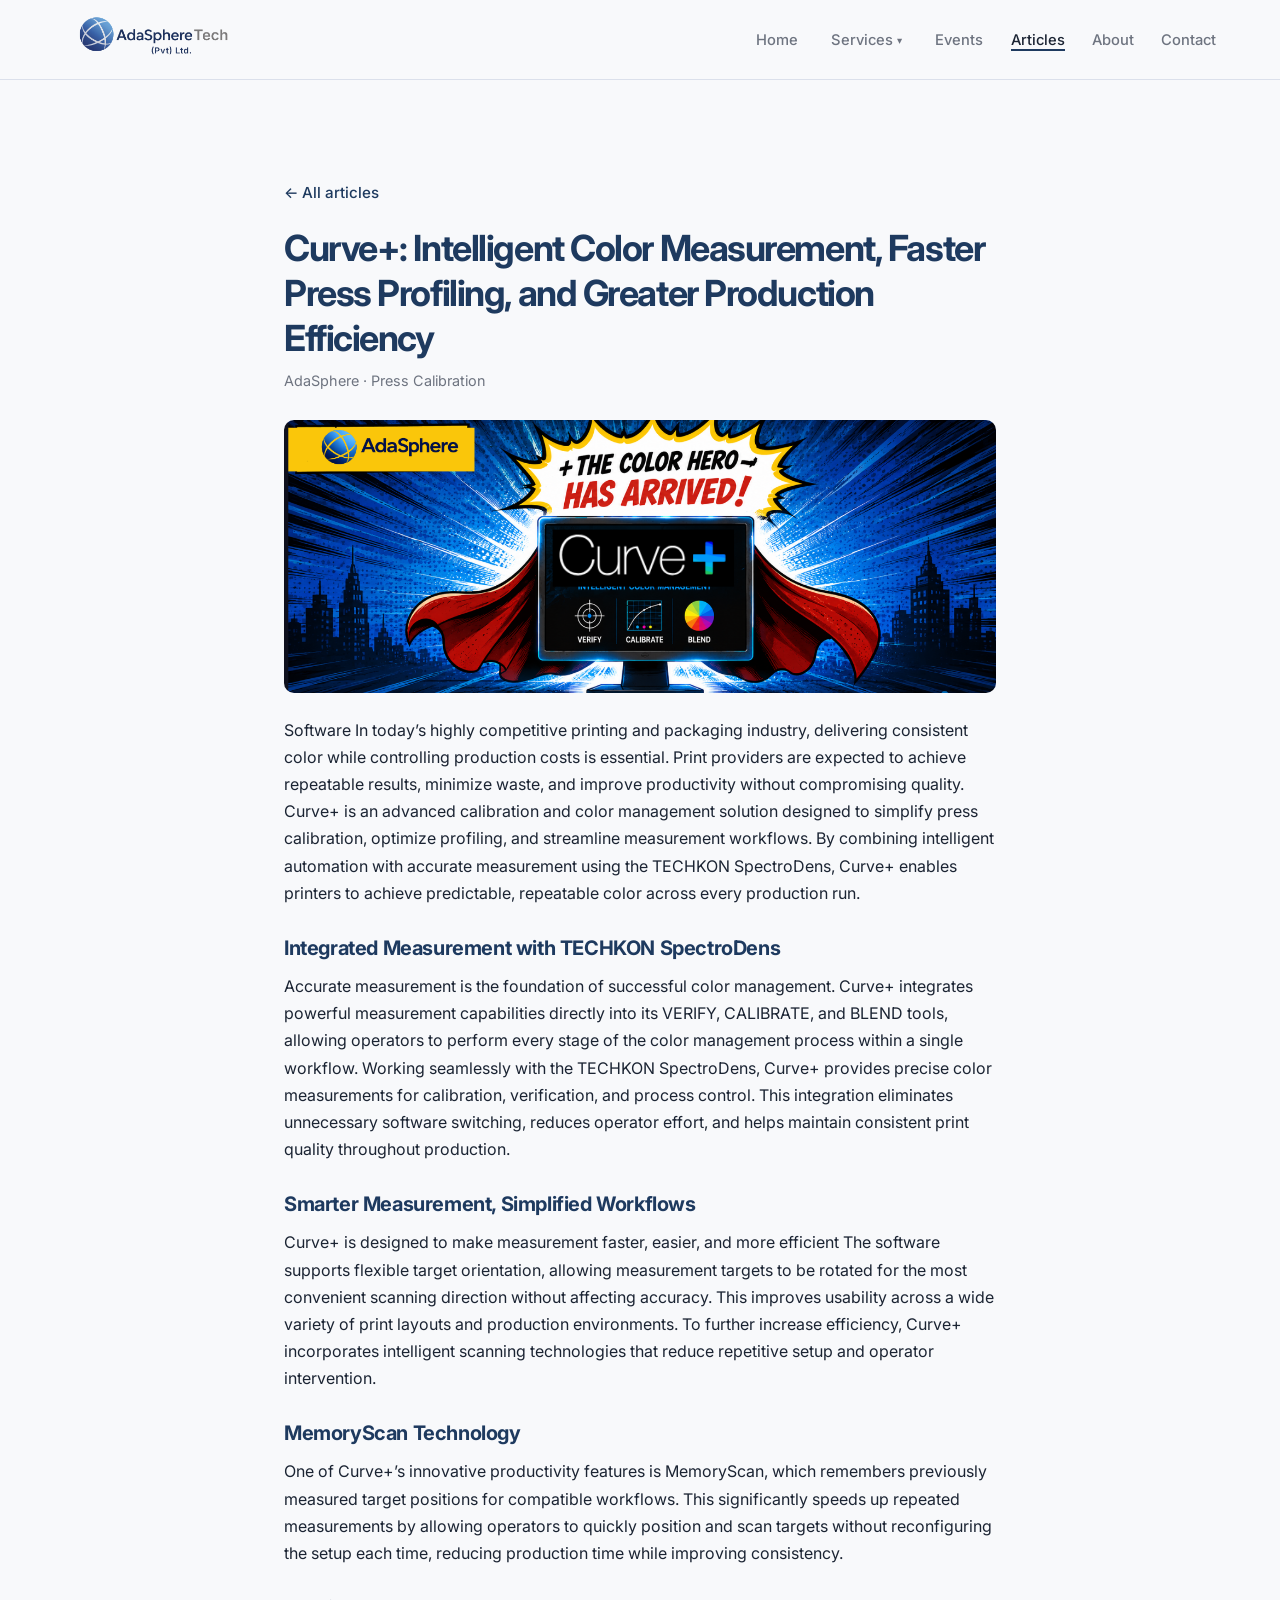
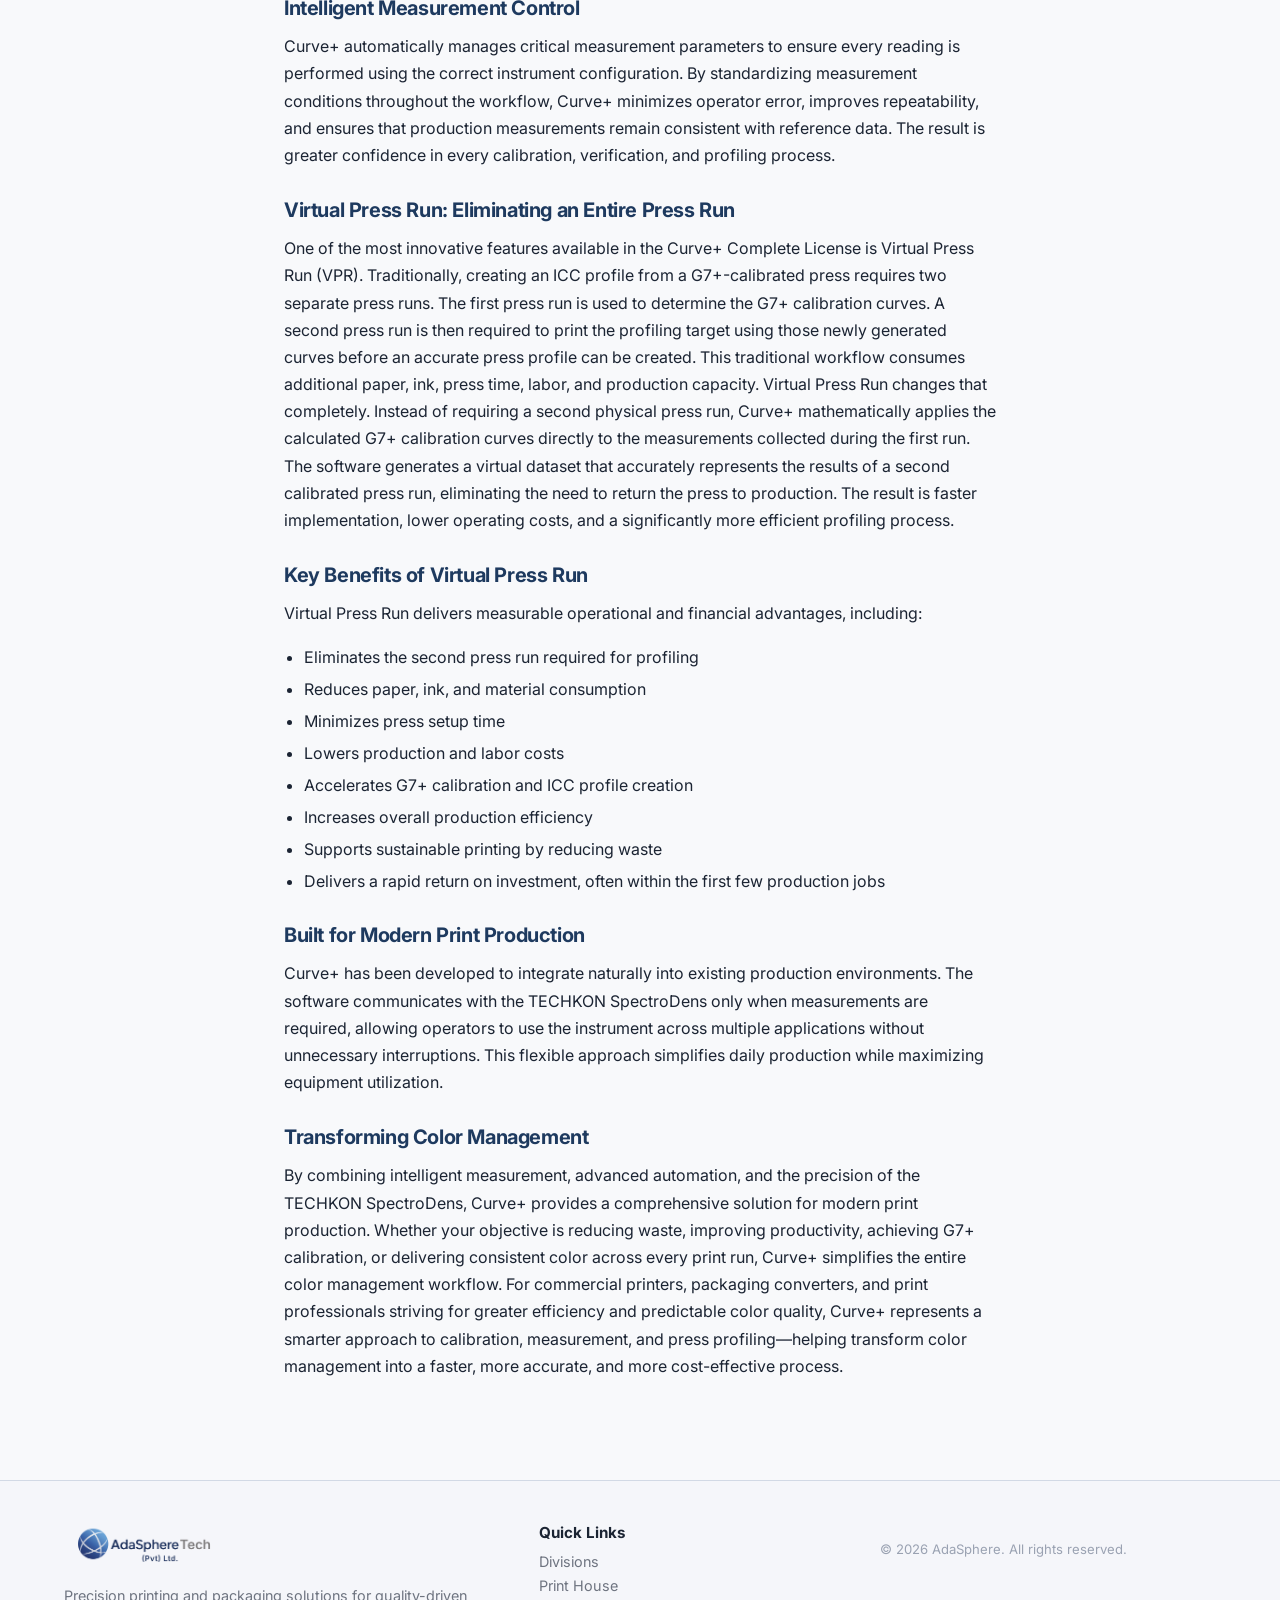
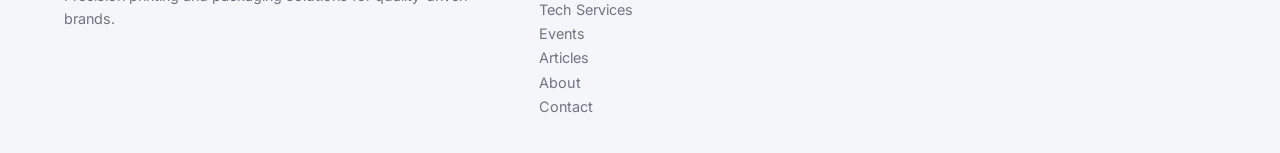
<file: articles/curve-plus-intelligent-color-measurement.html>
<!DOCTYPE html>
<html lang="en">
<head>
  <meta charset="UTF-8" />
  <meta name="viewport" content="width=device-width, initial-scale=1.0" />
  <title>Curve+: Intelligent Color Measurement, Faster Press Profiling, and Greater Production Efficiency | AdaSphere Tech</title>
  <meta name="description" content="Calibration, profiling, and Virtual Press Run with Curve+ and TECHKON SpectroDens." />
  <link rel="preconnect" href="https://fonts.googleapis.com" />
  <link rel="preconnect" href="https://fonts.gstatic.com" crossorigin />
  <link href="https://fonts.googleapis.com/css2?family=Inter:wght@400;500;600;700&display=swap" rel="stylesheet" />
  <link rel="icon" href="../favicon.png" type="image/png" />
  <link rel="stylesheet" href="../styles.css" />
</head>
<body class="page-article-detail">
  <header class="site-header">
    <div class="container header-inner">
      <a href="../index.html" class="brand">
        <img src="../assets/adasphere-logo.png" alt="AdaSphere Tech logo" class="brand-logo" />
        <div class="brand-text">
          <span class="brand-name">AdaSphere</span>
          <span class="brand-sub">TECH</span>
        </div>
      </a>
      <button class="nav-toggle" aria-label="Toggle navigation" aria-expanded="false">
        <span></span>
        <span></span>
      </button>
      <nav class="site-nav" aria-label="Main navigation">
        <ul>
          <li class="nav-item"><a href="../index.html">Home</a></li>
          <li class="nav-item nav-item--dropdown">
            <button type="button" class="nav-trigger" aria-expanded="false" aria-haspopup="true">Services <span class="nav-chevron" aria-hidden="true">▾</span></button>
            <ul class="nav-dropdown" role="menu">
              <li role="none"><a href="../print-house.html" role="menuitem">Print House</a></li>
              <li role="none"><a href="../tech-services.html" role="menuitem">Tech Services</a></li>
            </ul>
          </li>
          <li class="nav-item"><a href="../events.html">Events</a></li>
          <li class="nav-item nav-active"><a href="../articles.html">Articles</a></li>
          <li class="nav-item"><a href="../index.html#about">About</a></li>
          <li class="nav-item"><a href="../index.html#contact">Contact</a></li>
        </ul>
      </nav>
    </div>
  </header>

  <main>
    <article class="section article-detail">
      <div class="container article-detail-inner">
        <p class="article-back"><a href="../articles.html">&larr; All articles</a></p>
        <header class="article-detail-header">
          <h1>Curve+: Intelligent Color Measurement, Faster Press Profiling, and Greater Production Efficiency</h1>
          <p class="article-meta">AdaSphere · Press Calibration</p>
        </header>
        <figure class="article-featured">
          <img src="../assets/articles/curve-plus.png" alt="TECHKON SpectroDens measurement" />
        </figure>
        <div class="article-body">
          <p>Software In today’s highly competitive printing and packaging industry, delivering consistent color while controlling production costs is essential. Print providers are expected to achieve repeatable results, minimize waste, and improve productivity without compromising quality. Curve+ is an advanced calibration and color management solution designed to simplify press calibration, optimize profiling, and streamline measurement workflows. By combining intelligent automation with accurate measurement using the TECHKON SpectroDens, Curve+ enables printers to achieve predictable, repeatable color across every production run.</p>
          <h2>Integrated Measurement with TECHKON SpectroDens</h2>
          <p>Accurate measurement is the foundation of successful color management. Curve+ integrates powerful measurement capabilities directly into its VERIFY, CALIBRATE, and BLEND tools, allowing operators to perform every stage of the color management process within a single workflow. Working seamlessly with the TECHKON SpectroDens, Curve+ provides precise color measurements for calibration, verification, and process control. This integration eliminates unnecessary software switching, reduces operator effort, and helps maintain consistent print quality throughout production.</p>
          <h2>Smarter Measurement, Simplified Workflows</h2>
          <p>Curve+ is designed to make measurement faster, easier, and more efficient The software supports flexible target orientation, allowing measurement targets to be rotated for the most convenient scanning direction without affecting accuracy. This improves usability across a wide variety of print layouts and production environments. To further increase efficiency, Curve+ incorporates intelligent scanning technologies that reduce repetitive setup and operator intervention.</p>
          <h2>MemoryScan Technology</h2>
          <p>One of Curve+’s innovative productivity features is MemoryScan, which remembers previously measured target positions for compatible workflows. This significantly speeds up repeated measurements by allowing operators to quickly position and scan targets without reconfiguring the setup each time, reducing production time while improving consistency.</p>
          <h2>Intelligent Measurement Control</h2>
          <p>Curve+ automatically manages critical measurement parameters to ensure every reading is performed using the correct instrument configuration. By standardizing measurement conditions throughout the workflow, Curve+ minimizes operator error, improves repeatability, and ensures that production measurements remain consistent with reference data. The result is greater confidence in every calibration, verification, and profiling process.</p>
          <h2>Virtual Press Run: Eliminating an Entire Press Run</h2>
          <p>One of the most innovative features available in the Curve+ Complete License is Virtual Press Run (VPR). Traditionally, creating an ICC profile from a G7+-calibrated press requires two separate press runs. The first press run is used to determine the G7+ calibration curves. A second press run is then required to print the profiling target using those newly generated curves before an accurate press profile can be created. This traditional workflow consumes additional paper, ink, press time, labor, and production capacity. Virtual Press Run changes that completely. Instead of requiring a second physical press run, Curve+ mathematically applies the calculated G7+ calibration curves directly to the measurements collected during the first run. The software generates a virtual dataset that accurately represents the results of a second calibrated press run, eliminating the need to return the press to production. The result is faster implementation, lower operating costs, and a significantly more efficient profiling process.</p>
          <h2>Key Benefits of Virtual Press Run</h2>
          <p>Virtual Press Run delivers measurable operational and financial advantages, including:</p>
          <ul>
            <li>Eliminates the second press run required for profiling</li>
            <li>Reduces paper, ink, and material consumption</li>
            <li>Minimizes press setup time</li>
            <li>Lowers production and labor costs</li>
            <li>Accelerates G7+ calibration and ICC profile creation</li>
            <li>Increases overall production efficiency</li>
            <li>Supports sustainable printing by reducing waste</li>
            <li>Delivers a rapid return on investment, often within the first few production jobs</li>
          </ul>
          <h2>Built for Modern Print Production</h2>
          <p>Curve+ has been developed to integrate naturally into existing production environments. The software communicates with the TECHKON SpectroDens only when measurements are required, allowing operators to use the instrument across multiple applications without unnecessary interruptions. This flexible approach simplifies daily production while maximizing equipment utilization.</p>
          <h2>Transforming Color Management</h2>
          <p>By combining intelligent measurement, advanced automation, and the precision of the TECHKON SpectroDens, Curve+ provides a comprehensive solution for modern print production. Whether your objective is reducing waste, improving productivity, achieving G7+ calibration, or delivering consistent color across every print run, Curve+ simplifies the entire color management workflow. For commercial printers, packaging converters, and print professionals striving for greater efficiency and predictable color quality, Curve+ represents a smarter approach to calibration, measurement, and press profiling—helping transform color management into a faster, more accurate, and more cost-effective process.</p>
        </div>
      </div>
    </article>
  </main>

  <footer class="site-footer">
    <div class="container footer-grid">
      <div class="footer-brand">
        <div class="footer-logo">
          <img src="../assets/adasphere-logo.png" alt="AdaSphere Tech logo" />
        </div>
        <p>Precision printing and packaging solutions for quality-driven brands.</p>
      </div>
      <div class="footer-links">
        <h3>Quick Links</h3>
        <ul>
          <li><a href="../index.html#divisions">Divisions</a></li>
          <li><a href="../print-house.html">Print House</a></li>
          <li><a href="../tech-services.html">Tech Services</a></li>
          <li><a href="../events.html">Events</a></li>
          <li><a href="../articles.html">Articles</a></li>
          <li><a href="../index.html#about">About</a></li>
          <li><a href="../index.html#contact">Contact</a></li>
        </ul>
      </div>
      <div class="footer-meta">
        <p class="copyright">&copy; <span id="year"></span> AdaSphere. All rights reserved.</p>
      </div>
    </div>
  </footer>
  <script src="../script.js"></script>
</body>
</html>
</file>
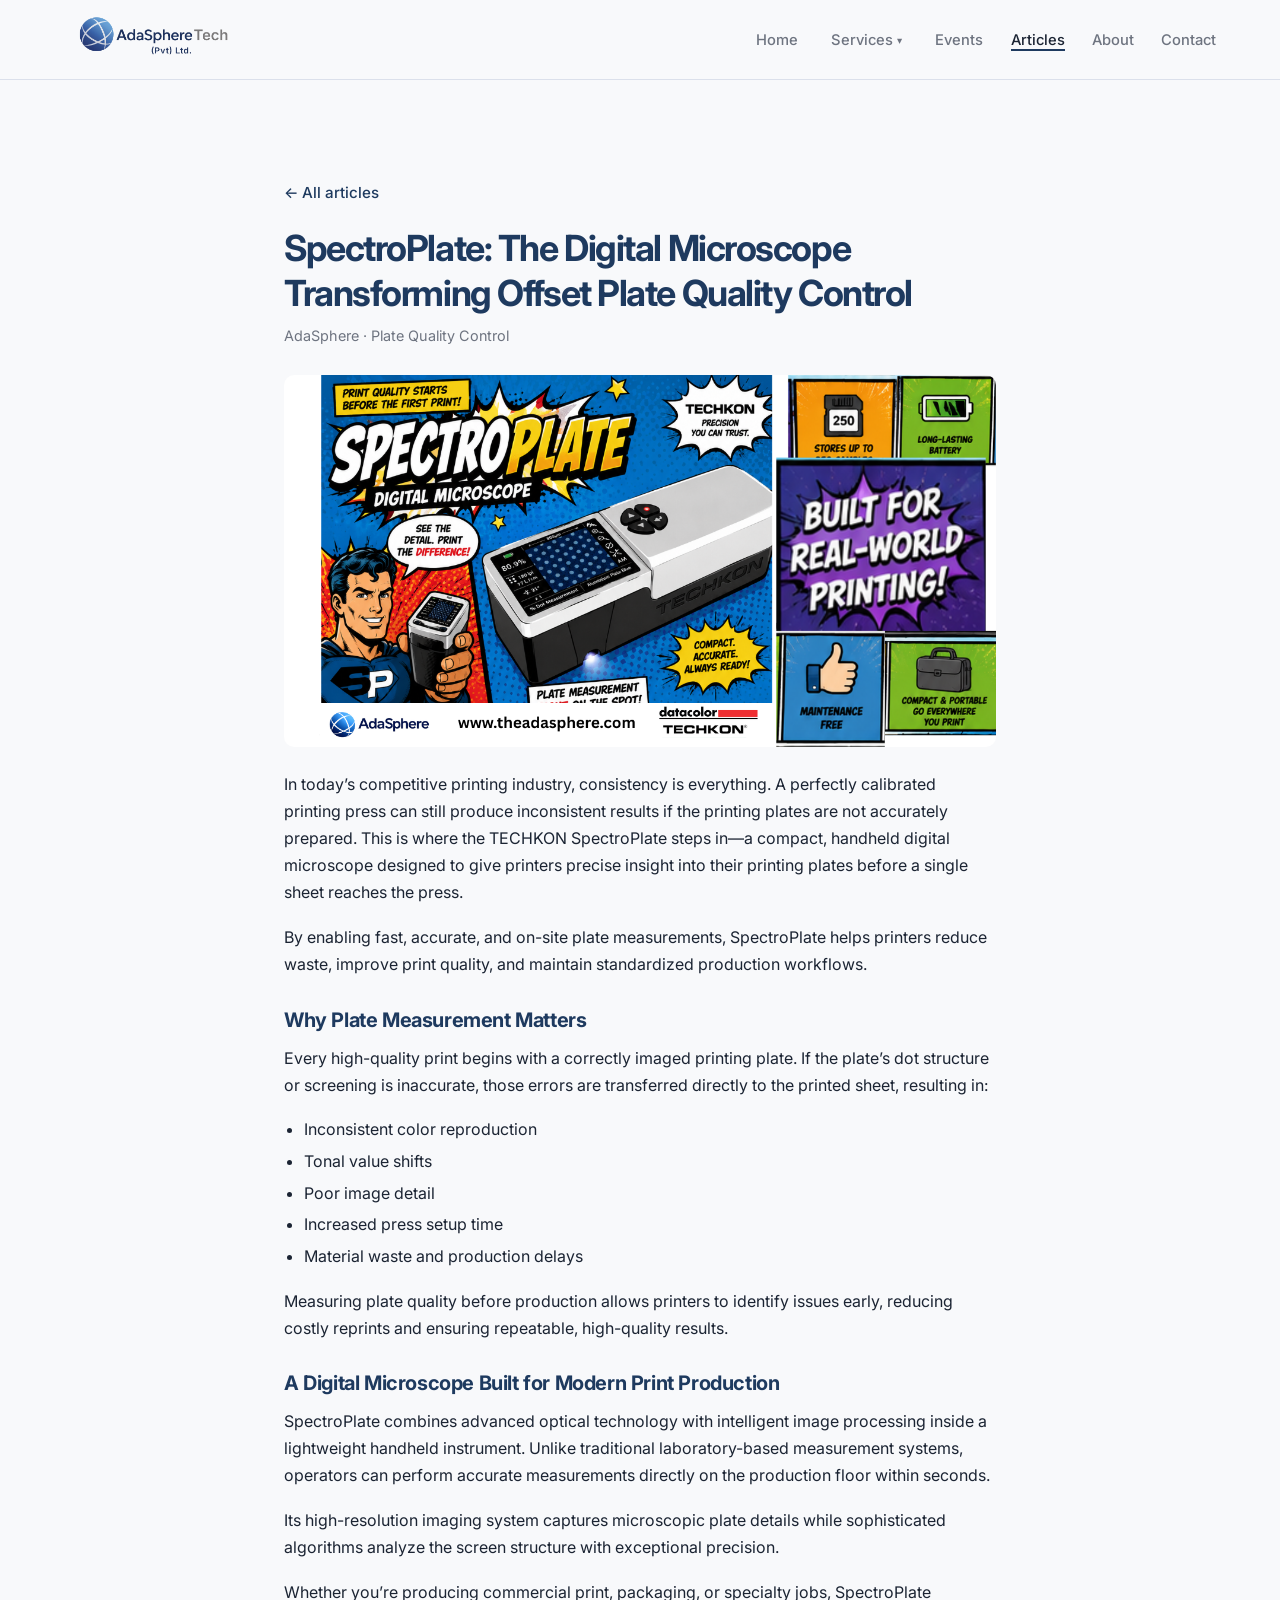
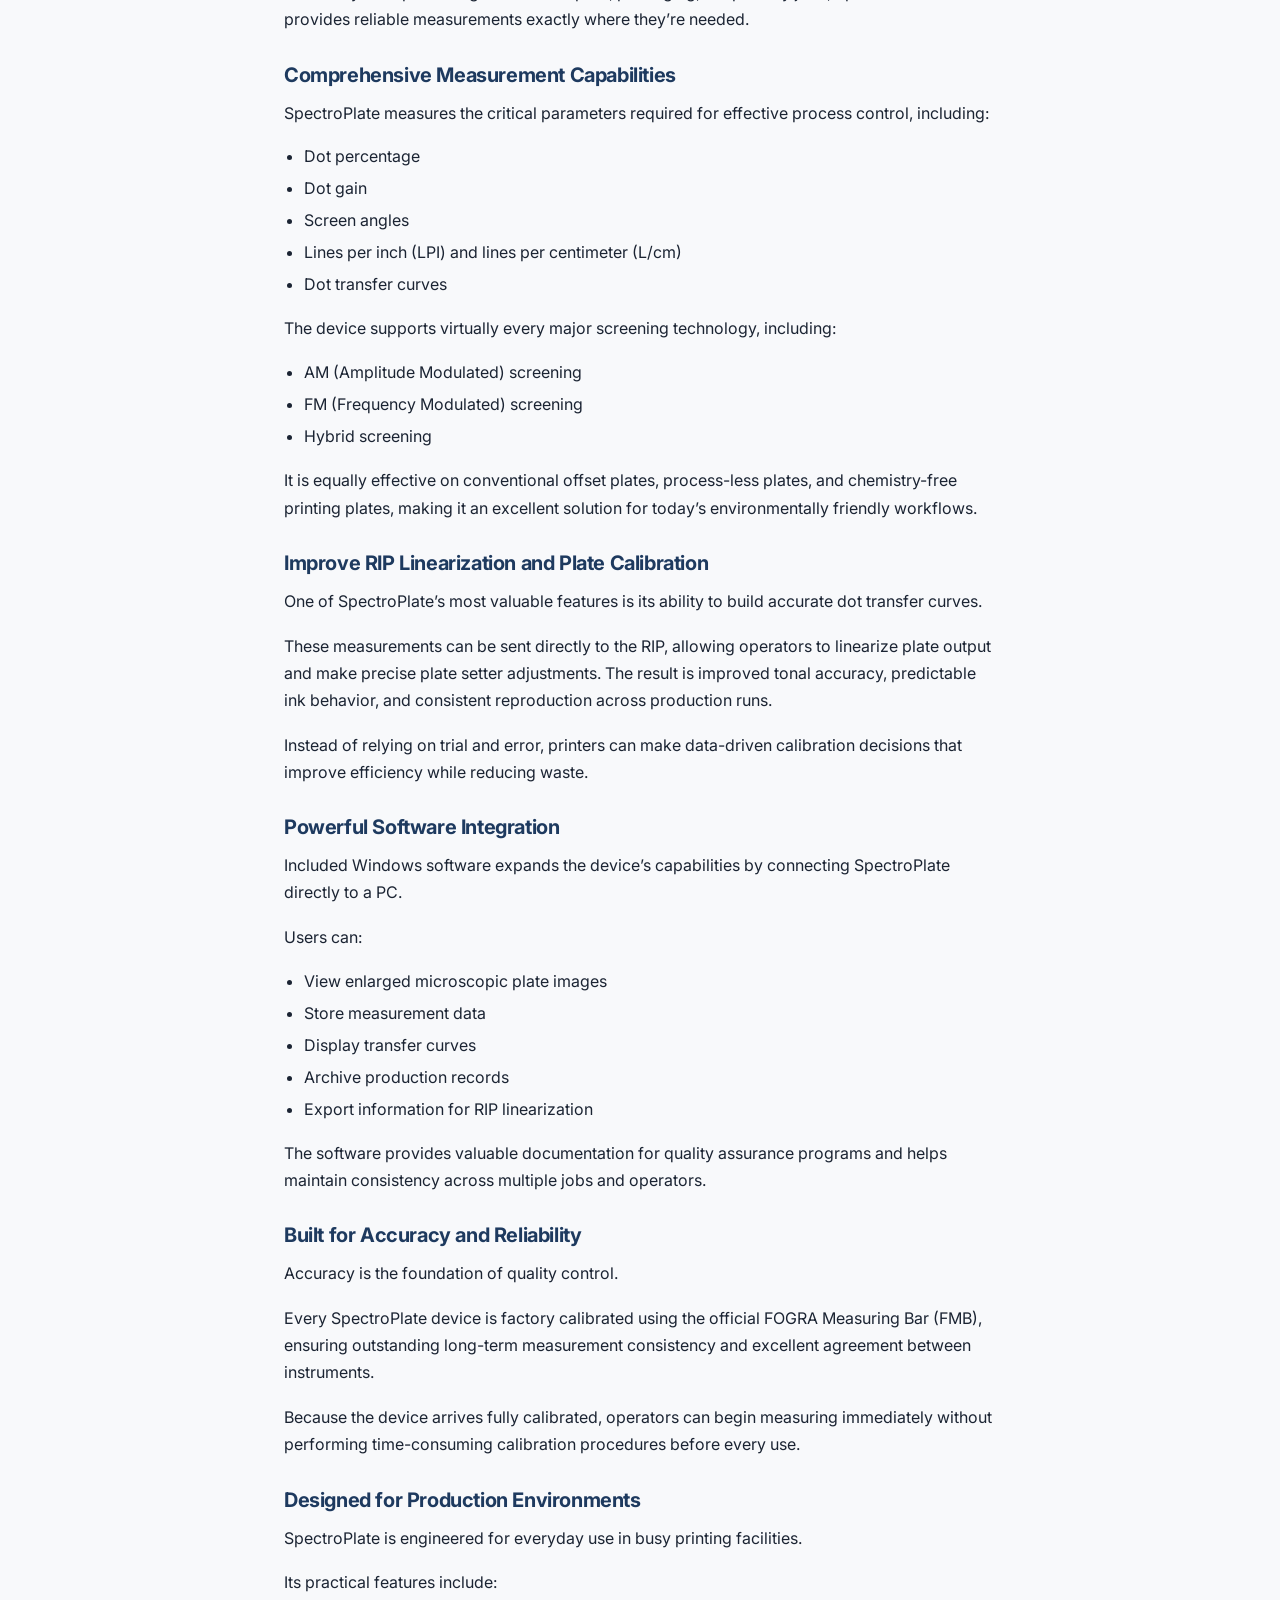
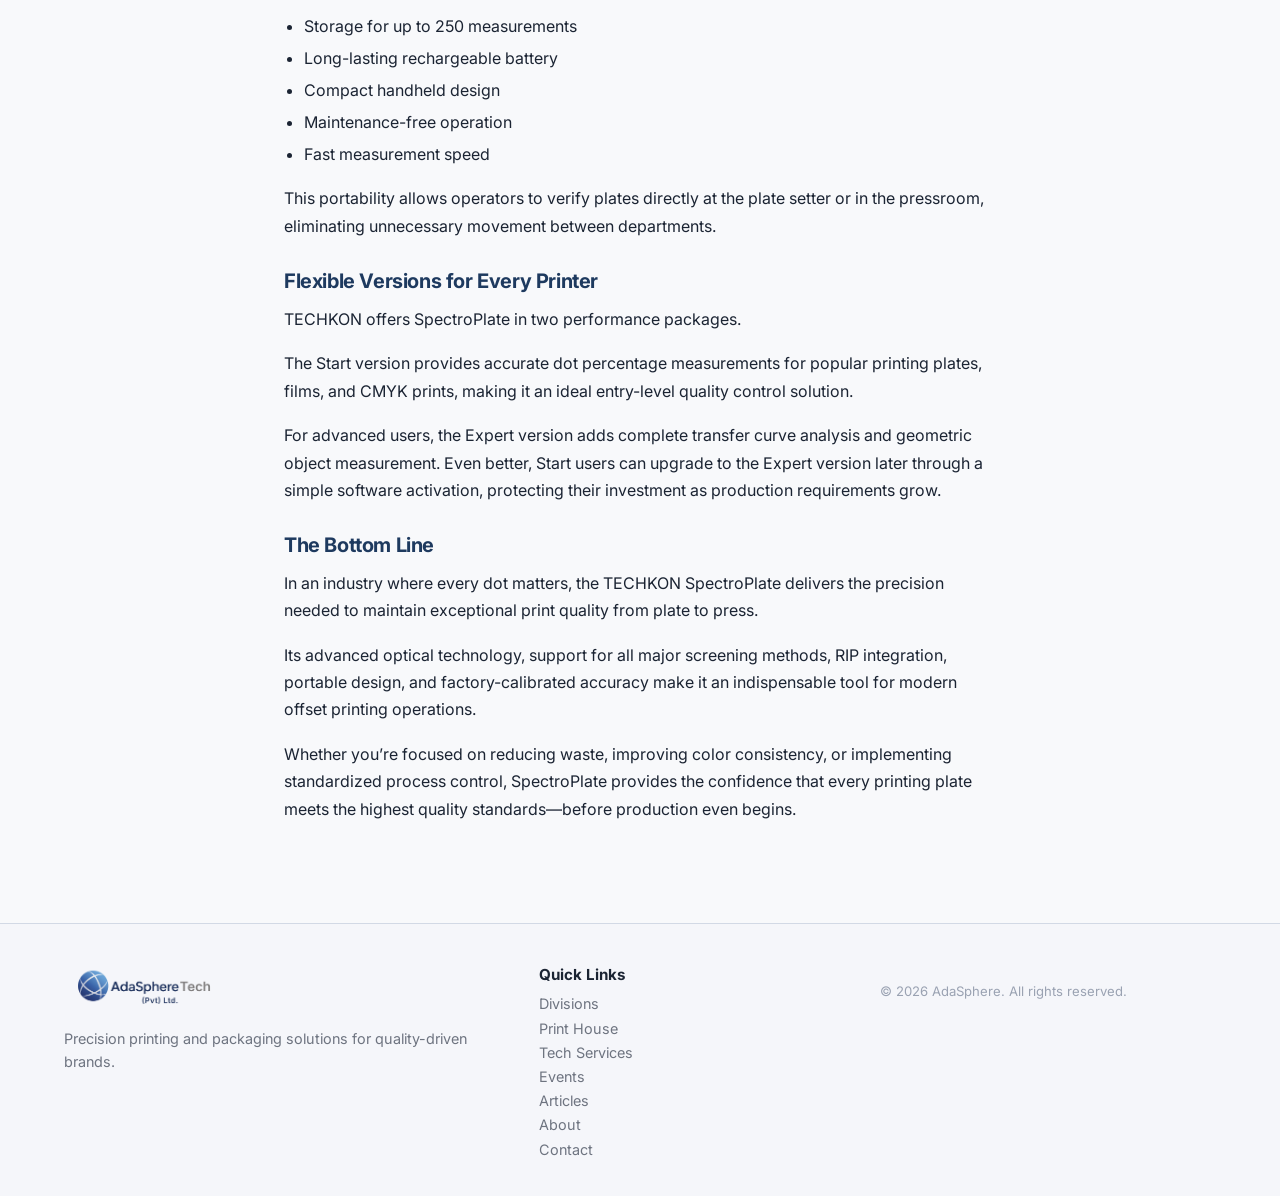
<file: articles/spectroplate.html>
<!DOCTYPE html>
<html lang="en">
<head>
  <meta charset="UTF-8" />
  <meta name="viewport" content="width=device-width, initial-scale=1.0" />
  <title>SpectroPlate: The Digital Microscope Transforming Offset Plate Quality Control | AdaSphere Tech</title>
  <meta name="description" content="How TECHKON SpectroPlate helps printers measure plate quality on-site — reducing waste and improving process control." />
  <link rel="preconnect" href="https://fonts.googleapis.com" />
  <link rel="preconnect" href="https://fonts.gstatic.com" crossorigin />
  <link href="https://fonts.googleapis.com/css2?family=Inter:wght@400;500;600;700&display=swap" rel="stylesheet" />
  <link rel="icon" href="../favicon.png" type="image/png" />
  <link rel="stylesheet" href="../styles.css" />
</head>
<body class="page-article-detail">
  <header class="site-header">
    <div class="container header-inner">
      <a href="../index.html" class="brand">
        <img src="../assets/adasphere-logo.png" alt="AdaSphere Tech logo" class="brand-logo" />
        <div class="brand-text">
          <span class="brand-name">AdaSphere</span>
          <span class="brand-sub">TECH</span>
        </div>
      </a>
      <button class="nav-toggle" aria-label="Toggle navigation" aria-expanded="false">
        <span></span>
        <span></span>
      </button>
      <nav class="site-nav" aria-label="Main navigation">
        <ul>
          <li class="nav-item"><a href="../index.html">Home</a></li>
          <li class="nav-item nav-item--dropdown">
            <button type="button" class="nav-trigger" aria-expanded="false" aria-haspopup="true">Services <span class="nav-chevron" aria-hidden="true">▾</span></button>
            <ul class="nav-dropdown" role="menu">
              <li role="none"><a href="../print-house.html" role="menuitem">Print House</a></li>
              <li role="none"><a href="../tech-services.html" role="menuitem">Tech Services</a></li>
            </ul>
          </li>
          <li class="nav-item"><a href="../events.html">Events</a></li>
          <li class="nav-item nav-active"><a href="../articles.html">Articles</a></li>
          <li class="nav-item"><a href="../index.html#about">About</a></li>
          <li class="nav-item"><a href="../index.html#contact">Contact</a></li>
        </ul>
      </nav>
    </div>
  </header>

  <main>
    <article class="section article-detail">
      <div class="container article-detail-inner">
        <p class="article-back"><a href="../articles.html">&larr; All articles</a></p>
        <header class="article-detail-header">
          <h1>SpectroPlate: The Digital Microscope Transforming Offset Plate Quality Control</h1>
          <p class="article-meta">AdaSphere · Plate Quality Control</p>
        </header>
        <figure class="article-featured">
          <img src="../assets/articles/SpectroPlate.png" alt="TECHKON SpectroPlate digital microscope" />
        </figure>
        <div class="article-body">
          <p>In today’s competitive printing industry, consistency is everything. A perfectly calibrated printing press can still produce inconsistent results if the printing plates are not accurately prepared. This is where the TECHKON SpectroPlate steps in—a compact, handheld digital microscope designed to give printers precise insight into their printing plates before a single sheet reaches the press.</p>
          <p>By enabling fast, accurate, and on-site plate measurements, SpectroPlate helps printers reduce waste, improve print quality, and maintain standardized production workflows.</p>

          <h2>Why Plate Measurement Matters</h2>
          <p>Every high-quality print begins with a correctly imaged printing plate. If the plate’s dot structure or screening is inaccurate, those errors are transferred directly to the printed sheet, resulting in:</p>
          <ul>
            <li>Inconsistent color reproduction</li>
            <li>Tonal value shifts</li>
            <li>Poor image detail</li>
            <li>Increased press setup time</li>
            <li>Material waste and production delays</li>
          </ul>
          <p>Measuring plate quality before production allows printers to identify issues early, reducing costly reprints and ensuring repeatable, high-quality results.</p>

          <h2>A Digital Microscope Built for Modern Print Production</h2>
          <p>SpectroPlate combines advanced optical technology with intelligent image processing inside a lightweight handheld instrument. Unlike traditional laboratory-based measurement systems, operators can perform accurate measurements directly on the production floor within seconds.</p>
          <p>Its high-resolution imaging system captures microscopic plate details while sophisticated algorithms analyze the screen structure with exceptional precision.</p>
          <p>Whether you’re producing commercial print, packaging, or specialty jobs, SpectroPlate provides reliable measurements exactly where they’re needed.</p>

          <h2>Comprehensive Measurement Capabilities</h2>
          <p>SpectroPlate measures the critical parameters required for effective process control, including:</p>
          <ul>
            <li>Dot percentage</li>
            <li>Dot gain</li>
            <li>Screen angles</li>
            <li>Lines per inch (LPI) and lines per centimeter (L/cm)</li>
            <li>Dot transfer curves</li>
          </ul>
          <p>The device supports virtually every major screening technology, including:</p>
          <ul>
            <li>AM (Amplitude Modulated) screening</li>
            <li>FM (Frequency Modulated) screening</li>
            <li>Hybrid screening</li>
          </ul>
          <p>It is equally effective on conventional offset plates, process-less plates, and chemistry-free printing plates, making it an excellent solution for today’s environmentally friendly workflows.</p>

          <h2>Improve RIP Linearization and Plate Calibration</h2>
          <p>One of SpectroPlate’s most valuable features is its ability to build accurate dot transfer curves.</p>
          <p>These measurements can be sent directly to the RIP, allowing operators to linearize plate output and make precise plate setter adjustments. The result is improved tonal accuracy, predictable ink behavior, and consistent reproduction across production runs.</p>
          <p>Instead of relying on trial and error, printers can make data-driven calibration decisions that improve efficiency while reducing waste.</p>

          <h2>Powerful Software Integration</h2>
          <p>Included Windows software expands the device’s capabilities by connecting SpectroPlate directly to a PC.</p>
          <p>Users can:</p>
          <ul>
            <li>View enlarged microscopic plate images</li>
            <li>Store measurement data</li>
            <li>Display transfer curves</li>
            <li>Archive production records</li>
            <li>Export information for RIP linearization</li>
          </ul>
          <p>The software provides valuable documentation for quality assurance programs and helps maintain consistency across multiple jobs and operators.</p>

          <h2>Built for Accuracy and Reliability</h2>
          <p>Accuracy is the foundation of quality control.</p>
          <p>Every SpectroPlate device is factory calibrated using the official FOGRA Measuring Bar (FMB), ensuring outstanding long-term measurement consistency and excellent agreement between instruments.</p>
          <p>Because the device arrives fully calibrated, operators can begin measuring immediately without performing time-consuming calibration procedures before every use.</p>

          <h2>Designed for Production Environments</h2>
          <p>SpectroPlate is engineered for everyday use in busy printing facilities.</p>
          <p>Its practical features include:</p>
          <ul>
            <li>Storage for up to 250 measurements</li>
            <li>Long-lasting rechargeable battery</li>
            <li>Compact handheld design</li>
            <li>Maintenance-free operation</li>
            <li>Fast measurement speed</li>
          </ul>
          <p>This portability allows operators to verify plates directly at the plate setter or in the pressroom, eliminating unnecessary movement between departments.</p>

          <h2>Flexible Versions for Every Printer</h2>
          <p>TECHKON offers SpectroPlate in two performance packages.</p>
          <p>The Start version provides accurate dot percentage measurements for popular printing plates, films, and CMYK prints, making it an ideal entry-level quality control solution.</p>
          <p>For advanced users, the Expert version adds complete transfer curve analysis and geometric object measurement. Even better, Start users can upgrade to the Expert version later through a simple software activation, protecting their investment as production requirements grow.</p>

          <h2>The Bottom Line</h2>
          <p>In an industry where every dot matters, the TECHKON SpectroPlate delivers the precision needed to maintain exceptional print quality from plate to press.</p>
          <p>Its advanced optical technology, support for all major screening methods, RIP integration, portable design, and factory-calibrated accuracy make it an indispensable tool for modern offset printing operations.</p>
          <p>Whether you’re focused on reducing waste, improving color consistency, or implementing standardized process control, SpectroPlate provides the confidence that every printing plate meets the highest quality standards—before production even begins.</p>
        </div>
      </div>
    </article>
  </main>

  <footer class="site-footer">
    <div class="container footer-grid">
      <div class="footer-brand">
        <div class="footer-logo">
          <img src="../assets/adasphere-logo.png" alt="AdaSphere Tech logo" />
        </div>
        <p>Precision printing and packaging solutions for quality-driven brands.</p>
      </div>
      <div class="footer-links">
        <h3>Quick Links</h3>
        <ul>
          <li><a href="../index.html#divisions">Divisions</a></li>
          <li><a href="../print-house.html">Print House</a></li>
          <li><a href="../tech-services.html">Tech Services</a></li>
          <li><a href="../events.html">Events</a></li>
          <li><a href="../articles.html">Articles</a></li>
          <li><a href="../index.html#about">About</a></li>
          <li><a href="../index.html#contact">Contact</a></li>
        </ul>
      </div>
      <div class="footer-meta">
        <p class="copyright">&copy; <span id="year"></span> AdaSphere. All rights reserved.</p>
      </div>
    </div>
  </footer>
  <script src="../script.js"></script>
</body>
</html>
</file>
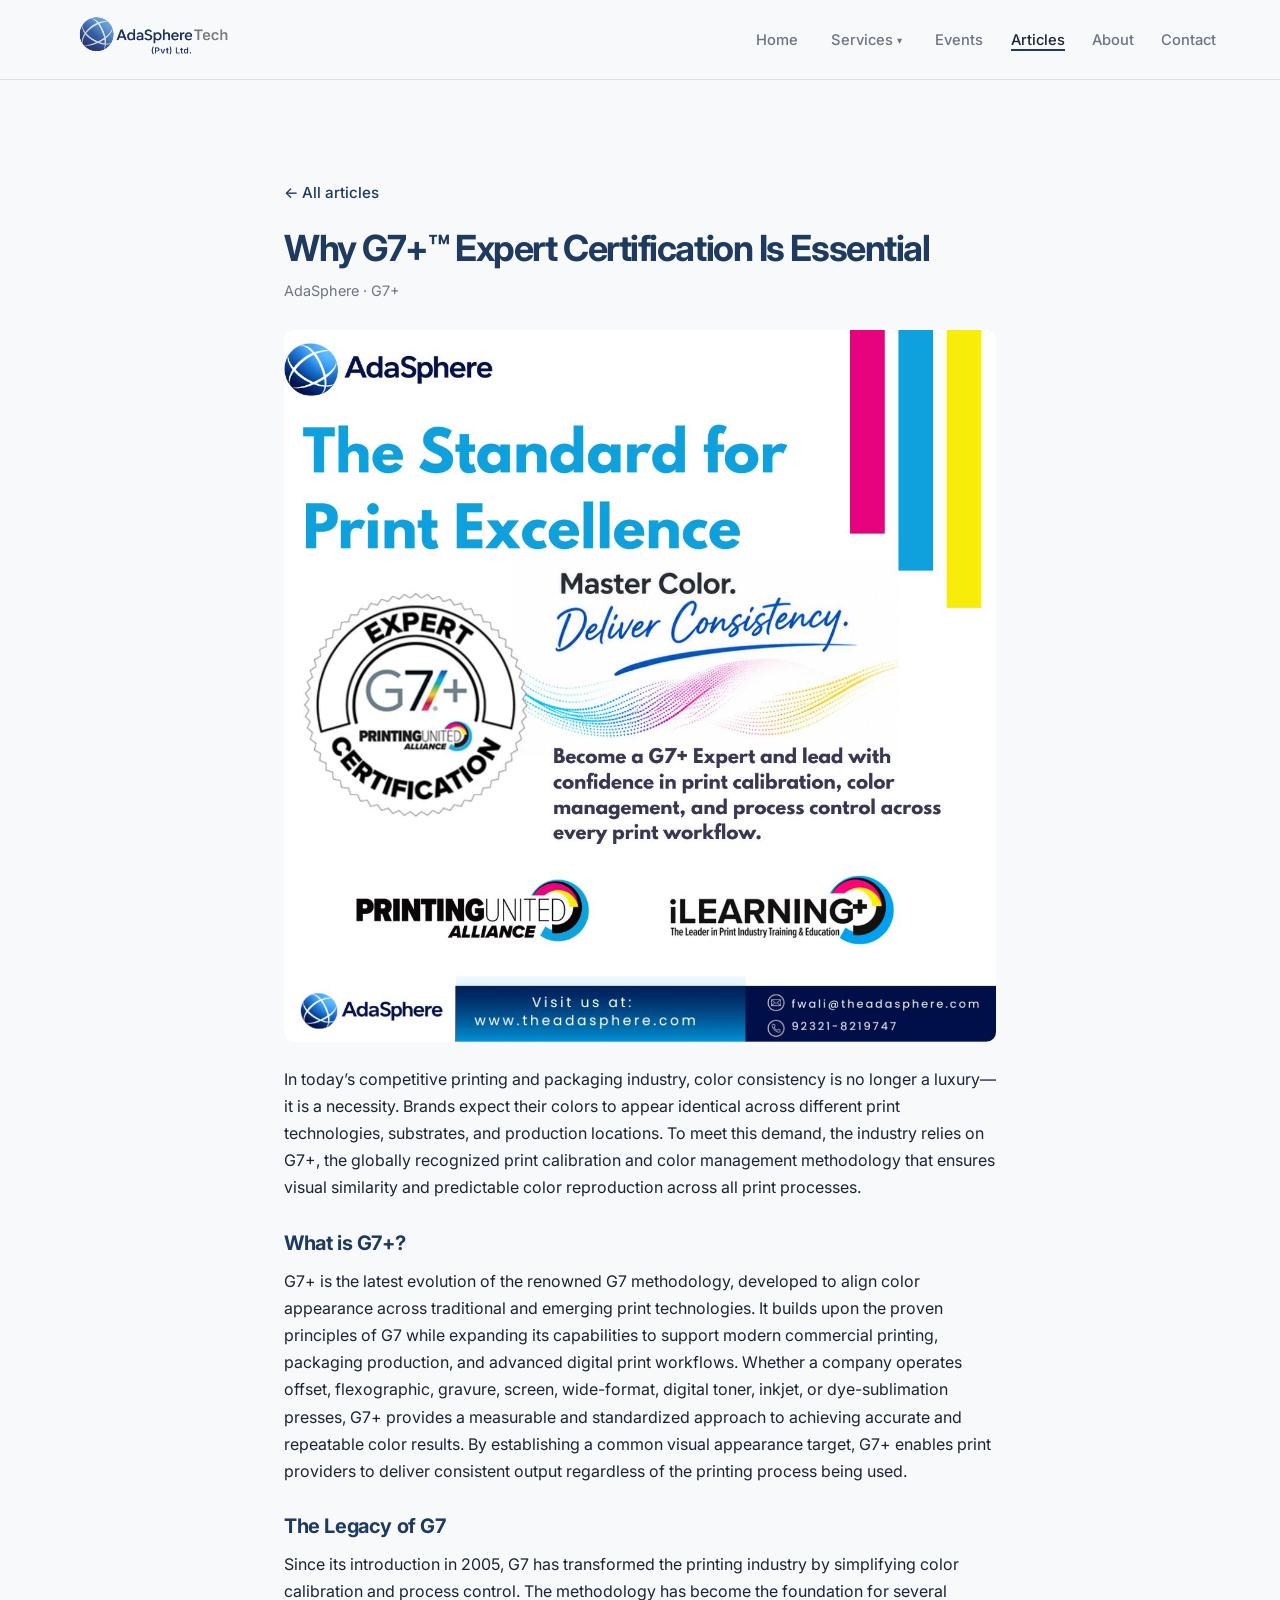
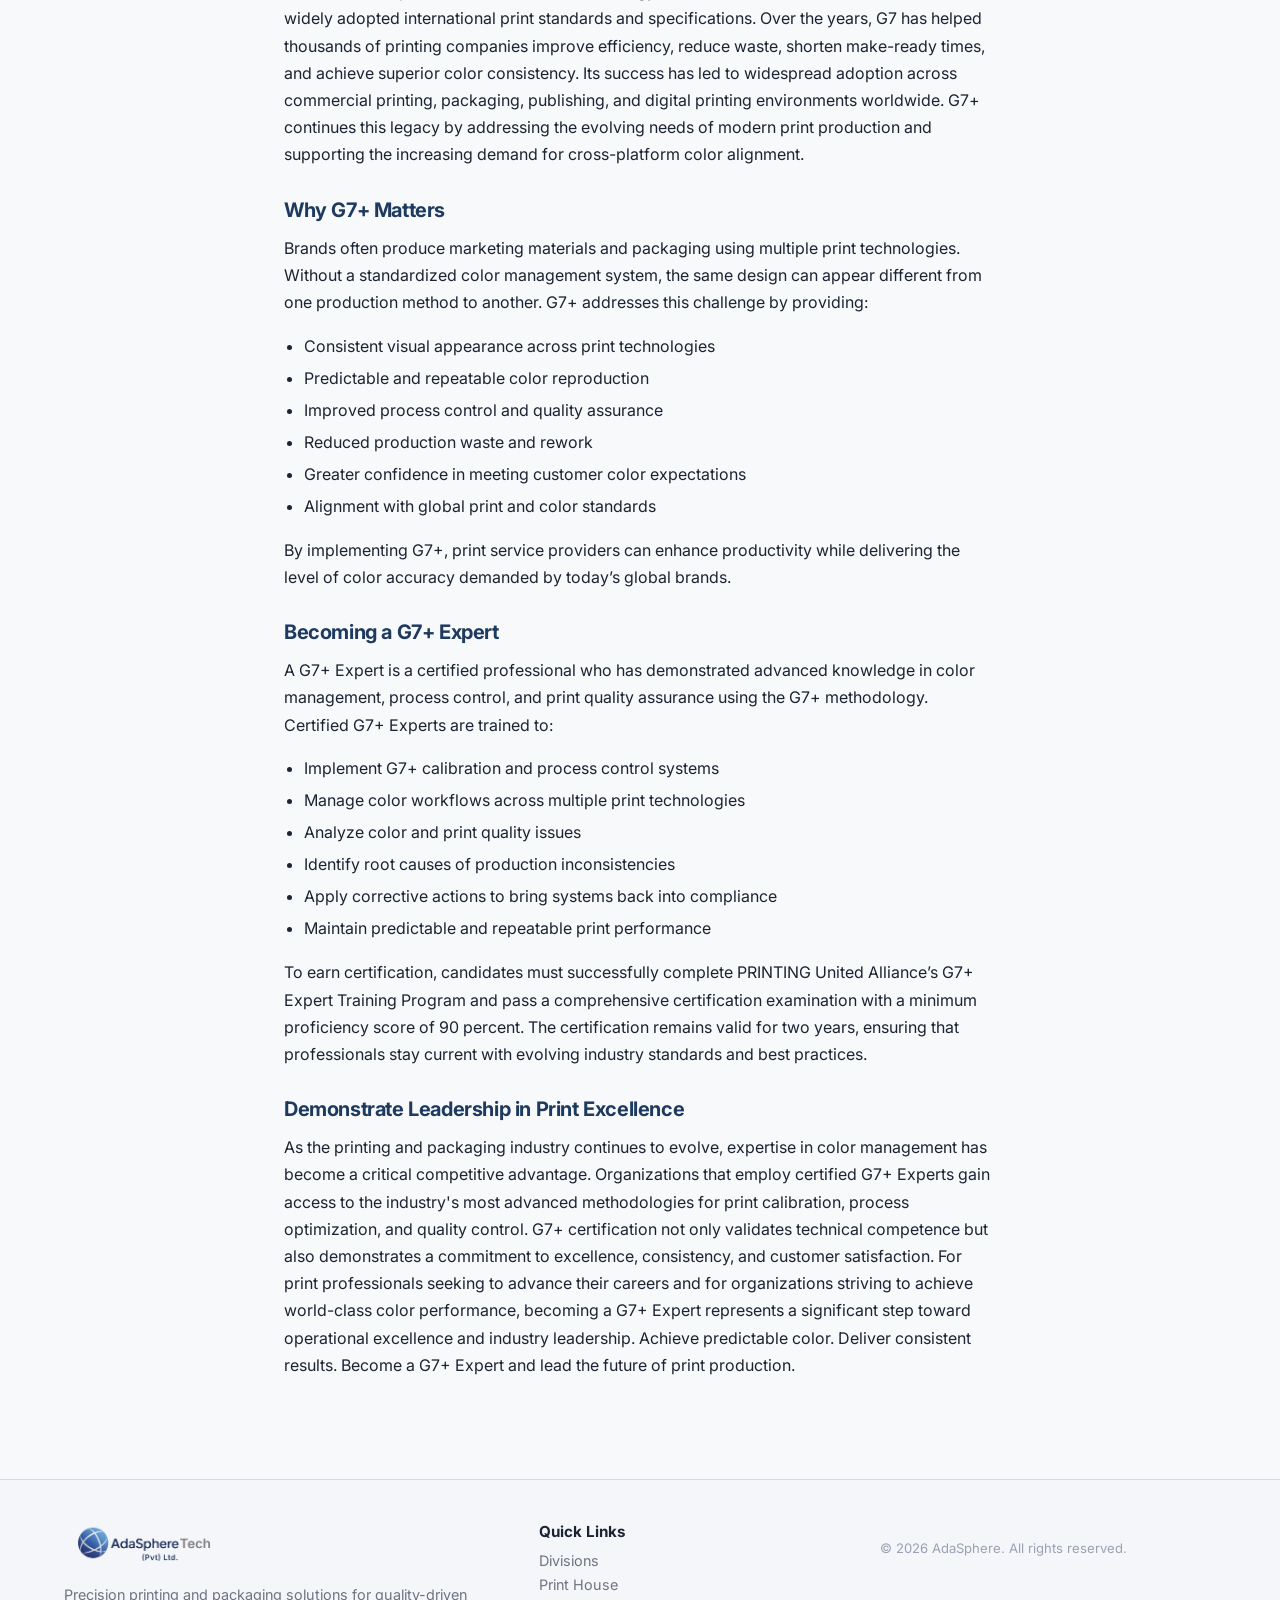
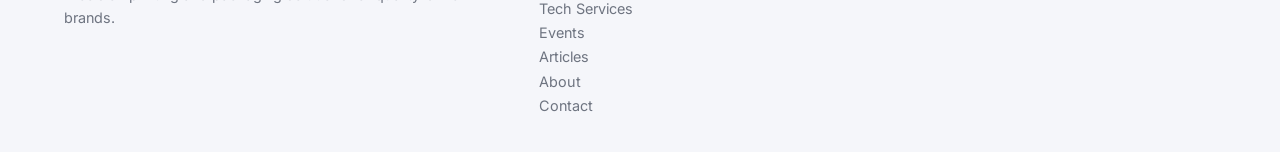
<file: articles/why-g7-plus-expert-certification.html>
<!DOCTYPE html>
<html lang="en">
<head>
  <meta charset="UTF-8" />
  <meta name="viewport" content="width=device-width, initial-scale=1.0" />
  <title>Why G7+™ Expert Certification Is Essential | AdaSphere Tech</title>
  <meta name="description" content="G7+ as the global standard for print color consistency — and why Expert certification matters." />
  <link rel="preconnect" href="https://fonts.googleapis.com" />
  <link rel="preconnect" href="https://fonts.gstatic.com" crossorigin />
  <link href="https://fonts.googleapis.com/css2?family=Inter:wght@400;500;600;700&display=swap" rel="stylesheet" />
  <link rel="icon" href="../favicon.png" type="image/png" />
  <link rel="stylesheet" href="../styles.css" />
</head>
<body class="page-article-detail">
  <header class="site-header">
    <div class="container header-inner">
      <a href="../index.html" class="brand">
        <img src="../assets/adasphere-logo.png" alt="AdaSphere Tech logo" class="brand-logo" />
        <div class="brand-text">
          <span class="brand-name">AdaSphere</span>
          <span class="brand-sub">TECH</span>
        </div>
      </a>
      <button class="nav-toggle" aria-label="Toggle navigation" aria-expanded="false">
        <span></span>
        <span></span>
      </button>
      <nav class="site-nav" aria-label="Main navigation">
        <ul>
          <li class="nav-item"><a href="../index.html">Home</a></li>
          <li class="nav-item nav-item--dropdown">
            <button type="button" class="nav-trigger" aria-expanded="false" aria-haspopup="true">Services <span class="nav-chevron" aria-hidden="true">▾</span></button>
            <ul class="nav-dropdown" role="menu">
              <li role="none"><a href="../print-house.html" role="menuitem">Print House</a></li>
              <li role="none"><a href="../tech-services.html" role="menuitem">Tech Services</a></li>
            </ul>
          </li>
          <li class="nav-item"><a href="../events.html">Events</a></li>
          <li class="nav-item nav-active"><a href="../articles.html">Articles</a></li>
          <li class="nav-item"><a href="../index.html#about">About</a></li>
          <li class="nav-item"><a href="../index.html#contact">Contact</a></li>
        </ul>
      </nav>
    </div>
  </header>

  <main>
    <article class="section article-detail">
      <div class="container article-detail-inner">
        <p class="article-back"><a href="../articles.html">&larr; All articles</a></p>
        <header class="article-detail-header">
          <h1>Why G7+™ Expert Certification Is Essential</h1>
          <p class="article-meta">AdaSphere · G7+</p>
        </header>
        <figure class="article-featured">
          <img src="../assets/articles/why-g7-plus.jpeg" alt="G7 certification badge" />
        </figure>
        <div class="article-body">
          <p>In today’s competitive printing and packaging industry, color consistency is no longer a luxury—it is a necessity. Brands expect their colors to appear identical across different print technologies, substrates, and production locations. To meet this demand, the industry relies on G7+, the globally recognized print calibration and color management methodology that ensures visual similarity and predictable color reproduction across all print processes.</p>
          <h2>What is G7+?</h2>
          <p>G7+ is the latest evolution of the renowned G7 methodology, developed to align color appearance across traditional and emerging print technologies. It builds upon the proven principles of G7 while expanding its capabilities to support modern commercial printing, packaging production, and advanced digital print workflows. Whether a company operates offset, flexographic, gravure, screen, wide-format, digital toner, inkjet, or dye-sublimation presses, G7+ provides a measurable and standardized approach to achieving accurate and repeatable color results. By establishing a common visual appearance target, G7+ enables print providers to deliver consistent output regardless of the printing process being used.</p>
          <h2>The Legacy of G7</h2>
          <p>Since its introduction in 2005, G7 has transformed the printing industry by simplifying color calibration and process control. The methodology has become the foundation for several widely adopted international print standards and specifications. Over the years, G7 has helped thousands of printing companies improve efficiency, reduce waste, shorten make-ready times, and achieve superior color consistency. Its success has led to widespread adoption across commercial printing, packaging, publishing, and digital printing environments worldwide. G7+ continues this legacy by addressing the evolving needs of modern print production and supporting the increasing demand for cross-platform color alignment.</p>
          <h2>Why G7+ Matters</h2>
          <p>Brands often produce marketing materials and packaging using multiple print technologies. Without a standardized color management system, the same design can appear different from one production method to another. G7+ addresses this challenge by providing:</p>
          <ul>
            <li>Consistent visual appearance across print technologies</li>
            <li>Predictable and repeatable color reproduction</li>
            <li>Improved process control and quality assurance</li>
            <li>Reduced production waste and rework</li>
            <li>Greater confidence in meeting customer color expectations</li>
            <li>Alignment with global print and color standards</li>
          </ul>
          <p>By implementing G7+, print service providers can enhance productivity while delivering the level of color accuracy demanded by today’s global brands.</p>
          <h2>Becoming a G7+ Expert</h2>
          <p>A G7+ Expert is a certified professional who has demonstrated advanced knowledge in color management, process control, and print quality assurance using the G7+ methodology. Certified G7+ Experts are trained to:</p>
          <ul>
            <li>Implement G7+ calibration and process control systems</li>
            <li>Manage color workflows across multiple print technologies</li>
            <li>Analyze color and print quality issues</li>
            <li>Identify root causes of production inconsistencies</li>
            <li>Apply corrective actions to bring systems back into compliance</li>
            <li>Maintain predictable and repeatable print performance</li>
          </ul>
          <p>To earn certification, candidates must successfully complete PRINTING United Alliance’s G7+ Expert Training Program and pass a comprehensive certification examination with a minimum proficiency score of 90 percent. The certification remains valid for two years, ensuring that professionals stay current with evolving industry standards and best practices.</p>
          <h2>Demonstrate Leadership in Print Excellence</h2>
          <p>As the printing and packaging industry continues to evolve, expertise in color management has become a critical competitive advantage. Organizations that employ certified G7+ Experts gain access to the industry&#x27;s most advanced methodologies for print calibration, process optimization, and quality control. G7+ certification not only validates technical competence but also demonstrates a commitment to excellence, consistency, and customer satisfaction. For print professionals seeking to advance their careers and for organizations striving to achieve world-class color performance, becoming a G7+ Expert represents a significant step toward operational excellence and industry leadership. Achieve predictable color. Deliver consistent results. Become a G7+ Expert and lead the future of print production.</p>
        </div>
      </div>
    </article>
  </main>

  <footer class="site-footer">
    <div class="container footer-grid">
      <div class="footer-brand">
        <div class="footer-logo">
          <img src="../assets/adasphere-logo.png" alt="AdaSphere Tech logo" />
        </div>
        <p>Precision printing and packaging solutions for quality-driven brands.</p>
      </div>
      <div class="footer-links">
        <h3>Quick Links</h3>
        <ul>
          <li><a href="../index.html#divisions">Divisions</a></li>
          <li><a href="../print-house.html">Print House</a></li>
          <li><a href="../tech-services.html">Tech Services</a></li>
          <li><a href="../events.html">Events</a></li>
          <li><a href="../articles.html">Articles</a></li>
          <li><a href="../index.html#about">About</a></li>
          <li><a href="../index.html#contact">Contact</a></li>
        </ul>
      </div>
      <div class="footer-meta">
        <p class="copyright">&copy; <span id="year"></span> AdaSphere. All rights reserved.</p>
      </div>
    </div>
  </footer>
  <script src="../script.js"></script>
</body>
</html>
</file>
<file: styles.css>
/* =========
   Base
   ========= */

:root {
  --color-bg: #f8f9fb;
  --color-surface: #ffffff;
  --color-surface-alt: #f1f3f7;
  --color-primary: #1e3a5f;
  --color-primary-soft: #2b4c7c;
  --color-accent-soft: #e4edf8;
  --color-border-subtle: #dde2ec;
  --color-text: #1b2433;
  --color-text-muted: #6e7480;
  --radius-sm: 6px;
  --radius-md: 10px;
  --radius-lg: 16px;
  --shadow-soft: 0 10px 24px rgba(8, 23, 46, 0.06);
  --shadow-card: 0 18px 40px rgba(13, 38, 76, 0.10);
  --transition-fast: 150ms ease-out;
  --max-width: 1200px;
}

*,
*::before,
*::after {
  box-sizing: border-box;
}

html {
  scroll-behavior: smooth;
}

body {
  margin: 0;
  min-height: 100vh;
  font-family: "Inter", system-ui, -apple-system, BlinkMacSystemFont, "Segoe UI",
    sans-serif;
  background-color: var(--color-bg);
  color: var(--color-text);
  -webkit-font-smoothing: antialiased;
}

img {
  max-width: 100%;
  display: block;
}

a {
  color: inherit;
  text-decoration: none;
}

p {
  margin: 0 0 1rem;
  color: var(--color-text-muted);
  line-height: 1.6;
}

h1,
h2,
h3 {
  margin: 0 0 0.75rem;
  font-weight: 700;
  color: var(--color-text);
}

h1 {
  font-size: clamp(2.4rem, 3vw + 1.4rem, 3.1rem);
  letter-spacing: -0.04em;
}

h2 {
  font-size: clamp(1.8rem, 1.4vw + 1.2rem, 2.2rem);
  letter-spacing: -0.02em;
}

h3 {
  font-size: 1.05rem;
}

.container {
  max-width: var(--max-width);
  margin: 0 auto;
  padding: 0 1.5rem;
}

.section {
  padding: 100px 0;
}

/* First section after subnav: reduced top padding */
.subnav + .section {
  padding-top: 80px;
}

.section-alt {
  background-color: var(--color-surface-alt);
}

.section-header {
  max-width: 640px;
  margin: 0 auto 3rem;
  text-align: center;
}

.section-header p {
  margin-top: 0.5rem;
}

.section-header.align-left {
  text-align: left;
  margin-left: 0;
}

.g7-attribution {
  margin-top: 0.35rem;
  font-size: 0.8rem;
  color: var(--color-text-muted);
  font-weight: 500;
}

/* =========
   Certified Color Management & Global Standards (authority section)
   ========= */

.authority-section {
  background-color: #f9fafb;
  padding: 120px 0;
}

.authority-section .container {
  max-width: var(--max-width);
  margin: 0 auto;
}

.authority-intro {
  text-align: center;
  margin-bottom: 80px;
}

.authority-intro h2 {
  margin-bottom: 0.75rem;
}

.authority-subtitle {
  max-width: 700px;
  margin: 0 auto;
  font-size: 1rem;
  line-height: 1.65;
  color: var(--color-text-muted);
}

.authority-g7-grid {
  display: grid;
  grid-template-columns: 55% 45%;
  gap: 2.5rem;
  align-items: start;
  margin-bottom: 80px;
}

.authority-g7-content h3 {
  margin-bottom: 1rem;
  font-size: 1.35rem;
}

.authority-g7-content p {
  margin-bottom: 1rem;
}

.authority-list {
  list-style: none;
  padding: 0;
  margin: 0;
}

.authority-list li {
  position: relative;
  padding-left: 1.25rem;
  margin-bottom: 0.5rem;
  color: var(--color-text-muted);
  font-size: 0.95rem;
  line-height: 1.5;
}

.authority-list li::before {
  content: "";
  position: absolute;
  left: 0;
  top: 0.5em;
  width: 5px;
  height: 5px;
  background-color: var(--color-primary);
  border-radius: 50%;
}

.authority-badges {
  display: flex;
  flex-direction: column;
  align-items: center;
}

.authority-badge-primary {
  text-align: center;
  margin-bottom: 40px;
}

.authority-badge-primary img {
  max-width: 240px;
  width: 100%;
  height: auto;
  display: block;
  margin: 0 auto;
}

.authority-badge-divider {
  width: 120px;
  height: 1px;
  margin: 40px auto;
  border: none;
  background-color: #e5e7eb;
}

.authority-badge-secondary {
  display: flex;
  flex-direction: row;
  gap: 40px;
  justify-content: center;
  align-items: flex-start;
}

.authority-badge-item {
  text-align: center;
  max-width: 150px;
}

.authority-badge-item img {
  max-width: 150px;
  width: 100%;
  height: auto;
  display: block;
  margin: 0 auto;
}

.authority-badge-caption {
  margin: 0.75rem 0 0;
  font-size: 0.8rem;
  color: var(--color-text-muted);
  line-height: 1.4;
}

.authority-block-header {
  text-align: center;
  margin-bottom: 2rem;
}

.authority-block-header h3 {
  margin: 0;
  font-size: 1.35rem;
  display: block;
  width: 100%;
}

.authority-matters-intro {
  font-size: 1.05rem;
  line-height: 1.7;
  margin-bottom: 2rem;
  color: var(--color-text);
  max-width: 720px;
  margin-left: auto;
  margin-right: auto;
  text-align: center;
}

.authority-matters-grid {
  display: grid;
  grid-template-columns: repeat(2, 1fr);
  gap: 1.5rem;
  margin-bottom: 80px;
}

.authority-matters-card {
  position: relative;
  display: flex;
  flex-direction: column;
  padding: 1.5rem;
  background: var(--color-surface);
  border: 1px solid var(--color-border-subtle);
  border-left: none;
  border-radius: var(--radius-md);
  box-shadow: var(--shadow-soft);
  min-height: 0;
}

.page-print-house .authority-matters-card::before {
  content: "";
  position: absolute;
  left: 0;
  top: 0;
  bottom: 0;
  width: 4px;
  background: linear-gradient(180deg, #00AEEF, #EC008C, #FFF200, #000000);
  border-radius: var(--radius-md) 0 0 var(--radius-md);
}

.authority-matters-card-title {
  margin: 0 0 0.5rem;
  font-size: 1rem;
  font-weight: 600;
  color: var(--color-text);
}

.authority-matters-card-body {
  margin: 0;
  font-size: 0.9rem;
  line-height: 1.6;
  color: var(--color-text-muted);
}

/* Certifications (print-house): two sections — badges + certificates */
.certifications-section {
  background-color: var(--color-surface);
}

.cert-subsection-title {
  margin: 0 0 1.25rem;
  font-size: 1.25rem;
  font-weight: 600;
  color: var(--color-text);
  letter-spacing: -0.02em;
}

/* Section 1: Certification Authorities (Badges) */
.cert-badges-block {
  margin-bottom: 0;
}

.cert-grid {
  display: grid;
  grid-template-columns: repeat(3, minmax(0, 1fr));
  gap: 1.25rem;
  align-items: stretch;
}

.cert-item {
  position: relative;
  display: flex;
  flex-direction: column;
  align-items: center;
  justify-content: flex-start;
  padding: 1.5rem 1.25rem;
  background: #fff;
  border: 1px solid #e5e7eb;
  border-radius: 14px;
  cursor: pointer;
  text-align: center;
  transition: transform 0.2s ease, box-shadow 0.2s ease, border-color 0.2s ease;
}

.cert-item:hover,
.cert-item:focus-visible,
.cert-item.is-active {
  transform: translateY(-2px);
  box-shadow: 0 8px 24px rgba(0, 0, 0, 0.06);
  border-color: #d1d5db;
}

.cert-item:focus-visible {
  outline: 2px solid var(--color-primary-soft);
  outline-offset: 2px;
}

.cert-item img {
  width: 100%;
  max-width: 120px;
  height: auto;
  margin-bottom: 0.75rem;
  display: block;
  object-fit: contain;
}

/* Techkon & Datacolor: center content vertically so labels align with other badges */
.cert-item[data-cert="techkon"],
.cert-item[data-cert="datacolor"] {
  justify-content: center;
}

.cert-item[data-cert="techkon"] img,
.cert-item[data-cert="datacolor"] img {
  max-width: 200px;
  margin-top: 0;
  margin-bottom: 0.75rem;
}

.cert-item[data-cert="techkon"] h4,
.cert-item[data-cert="datacolor"] h4 {
  margin-top: 0;
}

.cert-item h4 {
  margin: 0;
  font-size: 0.95rem;
  font-weight: 600;
  color: var(--color-text);
  line-height: 1.3;
}

/* Badge info panel — directly below badge grid */
.cert-detail-panel {
  margin-top: 1.25rem;
  border-radius: 14px;
  border: 1px solid #e5e7eb;
  background: #fff;
  overflow: hidden;
  max-height: 0;
  transition: max-height 350ms ease;
}

.cert-detail-panel.is-open {
  /* max-height is controlled via inline style for smooth animation */
}

.cert-detail-inner {
  position: relative;
  padding: 1.5rem 1.75rem;
}

.cert-detail-close {
  position: absolute;
  top: 0.625rem;
  right: 0.625rem;
  width: 36px;
  height: 36px;
  display: flex;
  align-items: center;
  justify-content: center;
  padding: 0;
  border: 1px solid #e5e7eb;
  background: #f8fafc;
  color: var(--color-text);
  font: inherit;
  line-height: 1;
  cursor: pointer;
  border-radius: 10px;
  z-index: 1;
  transition: background-color 0.2s ease, border-color 0.2s ease, color 0.2s ease;
}

.cert-detail-close:hover {
  background: #fff;
  border-color: #d1d5db;
  color: var(--color-primary);
}

.cert-detail-close:focus-visible {
  outline: 2px solid var(--color-primary-soft);
  outline-offset: 2px;
}

.cert-detail-close-icon {
  font-size: 1.5rem;
  font-weight: 300;
  line-height: 1;
  margin-top: -2px;
}

.cert-detail-title {
  margin: 0 0 0.5rem;
  padding-right: 2.5rem;
  font-size: 1rem;
  font-weight: 600;
  color: var(--color-text);
}

.cert-detail-body {
  margin: 0 0 0.75rem;
  font-size: 0.9rem;
  color: var(--color-text-muted);
  line-height: 1.6;
}

.cert-detail-list {
  margin: 0;
  padding-left: 1.2rem;
  font-size: 0.9rem;
  color: var(--color-text-muted);
  line-height: 1.6;
}

.cert-detail-link {
  display: inline-block;
  margin-top: 1rem;
  font-size: 0.95rem;
  font-weight: 600;
  color: var(--color-primary);
  text-decoration: none;
}

.cert-detail-link:hover {
  text-decoration: underline;
}

/* Official Certification Programs (PRINTING United) */
.cert-official-programs {
  margin-top: 2.5rem;
}

.cert-programs-grid {
  display: grid;
  grid-template-columns: repeat(2, minmax(0, 1fr));
  gap: 1.5rem;
  max-width: 900px;
  margin: 0 auto;
}

.cert-program-card-title {
  margin: 0 0 0.75rem;
  font-size: 1.05rem;
  font-weight: 600;
  color: var(--color-text);
}

.cert-program-card-desc {
  margin: 0 0 1.25rem;
  font-size: 0.95rem;
  color: var(--color-text-muted);
  line-height: 1.6;
}

.cert-program-cta {
  display: inline-block;
  font-size: 0.95rem;
  font-weight: 600;
  color: var(--color-primary);
  text-decoration: none;
  transition: color 0.2s ease, transform 0.2s ease;
}

.cert-program-cta:hover {
  color: var(--color-primary-hover, #0d6eb7);
  transform: translateX(2px);
}

.cert-official-programs-attrib {
  margin-top: 1.5rem;
  text-align: center;
}

/* Datacolor solutions (Print House) */
.datacolor-solutions-section {
  background-color: var(--color-surface-alt);
}

.datacolor-solutions-inner {
  display: flex;
  justify-content: center;
}

.datacolor-solutions-card {
  max-width: 420px;
  text-align: center;
  padding: 1.75rem 2rem;
}

.datacolor-solutions-cta {
  display: inline-block;
  padding: 0.75rem 1.75rem;
  font-size: 0.95rem;
  font-weight: 600;
  color: #fff;
  background-color: var(--color-primary);
  border-radius: 10px;
  text-decoration: none;
  transition: background-color 0.2s ease, transform 0.2s ease;
}

.datacolor-solutions-cta:hover {
  background-color: var(--color-primary-hover, #0d6eb7);
  transform: translateY(-1px);
}

@media (max-width: 640px) {
  .cert-programs-grid {
    grid-template-columns: 1fr;
  }
}

/* Section 2: Official Certificates (Documents) */
.cert-documents-block {
  margin-top: 70px;
  padding-top: 0;
}

.certificate-scroll-wrap {
  position: relative;
  display: flex;
  align-items: center;
  gap: 0.5rem;
  max-width: 100%;
}

.certificate-scroll-btn {
  flex-shrink: 0;
  width: 44px;
  height: 44px;
  border: 1px solid #e5e7eb;
  border-radius: 50%;
  background: #fff;
  color: var(--color-text);
  font-size: 1.5rem;
  line-height: 1;
  cursor: pointer;
  transition: background-color 0.2s ease, border-color 0.2s ease, color 0.2s ease;
}

.certificate-scroll-btn:hover {
  background: #f8fafc;
  border-color: #d1d5db;
  color: var(--color-primary);
}

.certificate-scroll-btn:focus-visible {
  outline: 2px solid var(--color-primary-soft);
  outline-offset: 2px;
}

.certificate-scroll-btn.is-at-start,
.certificate-scroll-btn.is-at-end {
  opacity: 0.4;
  cursor: default;
  pointer-events: none;
}

.certificate-grid.certificate-track {
  display: flex;
  flex-wrap: nowrap;
  gap: 1.5rem;
  overflow-x: auto;
  overflow-y: hidden;
  scroll-snap-type: x mandatory;
  -webkit-overflow-scrolling: touch;
  scrollbar-width: none;
  -ms-overflow-style: none;
  padding: 0.5rem 0;
  margin: 0 -0.25rem;
}

.certificate-track::-webkit-scrollbar {
  display: none;
}

.certificate-card {
  flex: 0 0 auto;
  width: 340px;
  min-width: 340px;
  background: #fff;
  border: 1px solid #e5e7eb;
  border-radius: 14px;
  padding: 14px;
  cursor: pointer;
  scroll-snap-align: start;
  transition: box-shadow 0.2s ease, border-color 0.2s ease;
}

.certificate-card:hover {
  box-shadow: 0 8px 24px rgba(0, 0, 0, 0.06);
  border-color: #d1d5db;
}

.certificate-frame {
  aspect-ratio: 16 / 10;
  background: #f8fafc;
  border-radius: 12px;
  padding: 8px;
  display: flex;
  align-items: center;
  justify-content: center;
}

.certificate-frame img {
  max-width: 100%;
  max-height: 100%;
  object-fit: contain;
}

@media (max-width: 1024px) {
  .cert-grid {
    grid-template-columns: repeat(2, minmax(0, 1fr));
  }
}

@media (max-width: 640px) {
  .cert-grid {
    grid-template-columns: 1fr;
  }

  .cert-documents-block {
    margin-top: 60px;
  }

  .certificate-card {
    width: 300px;
    min-width: 300px;
  }

  .certificate-scroll-btn {
    width: 38px;
    height: 38px;
    font-size: 1.25rem;
  }
}

/* =========
   Color Management Training section
   ========= */
.training-gallery {
  margin-bottom: 4rem;
}

.training-gallery-grid {
  display: grid;
  grid-template-columns: repeat(3, 1fr);
  gap: 1.5rem;
}

.training-card {
  background: #fff;
  border: 1px solid #e5e7eb;
  border-radius: 14px;
  overflow: hidden;
  box-shadow: 0 2px 12px rgba(0, 0, 0, 0.06);
  transition: transform 0.2s ease, box-shadow 0.2s ease;
}

.training-card:hover {
  transform: translateY(-4px);
  box-shadow: 0 12px 28px rgba(0, 0, 0, 0.08);
}

.training-card-image {
  aspect-ratio: 4 / 3;
  overflow: hidden;
  background: #f8fafc;
}

.training-card-image img {
  width: 100%;
  height: 100%;
  object-fit: cover;
  display: block;
}

.training-service-card {
  max-width: 720px;
  margin: 0 auto 4rem;
  padding: 2.5rem 2rem;
  background: #fff;
  border: 1px solid #e5e7eb;
  border-radius: 14px;
  box-shadow: 0 2px 12px rgba(0, 0, 0, 0.04);
  text-align: center;
}

.training-service-title {
  margin: 0 0 1rem;
  font-size: 1.35rem;
  font-weight: 600;
  color: var(--color-text);
  letter-spacing: -0.02em;
}

.training-service-desc {
  margin: 0 0 1.5rem;
  font-size: 0.95rem;
  color: var(--color-text-muted);
  line-height: 1.65;
}

.training-service-list {
  margin: 0 0 1.75rem;
  padding-left: 1.5rem;
  text-align: left;
  list-style: disc;
  font-size: 0.95rem;
  color: var(--color-text-muted);
  line-height: 1.7;
}

.training-service-list li {
  margin-bottom: 0.35rem;
}

.training-cta {
  display: inline-block;
  padding: 0.75rem 1.75rem;
  font-size: 0.95rem;
  font-weight: 600;
  color: #fff;
  background-color: var(--color-primary);
  border-radius: 10px;
  text-decoration: none;
  transition: background-color 0.2s ease, transform 0.2s ease;
}

.training-cta:hover {
  background-color: var(--color-primary-hover, #0d6eb7);
  transform: translateY(-1px);
}

.training-authority-card {
  display: grid;
  grid-template-columns: 280px 1fr;
  gap: 2rem;
  align-items: center;
  max-width: 900px;
  margin: 0 auto;
  padding: 2rem 2.25rem;
  background: #f8fafc;
  border: 1px solid #e5e7eb;
  border-radius: 14px;
  box-shadow: 0 2px 12px rgba(0, 0, 0, 0.04);
}

.training-authority-image {
  border-radius: 12px;
  overflow: hidden;
  aspect-ratio: 1;
  background: #e5e7eb;
}

.training-authority-image img {
  width: 100%;
  height: 100%;
  object-fit: cover;
  display: block;
}

.training-authority-content {
  min-width: 0;
}

.training-authority-title {
  margin: 0 0 0.25rem;
  font-size: 1.25rem;
  font-weight: 600;
  color: var(--color-text);
}

.training-authority-subtitle {
  margin: 0 0 1rem;
  font-size: 0.9rem;
  color: var(--color-primary);
  font-weight: 500;
}

.training-authority-desc {
  margin: 0 0 1rem;
  font-size: 0.95rem;
  color: var(--color-text-muted);
  line-height: 1.65;
}

.training-authority-link {
  font-size: 0.95rem;
  font-weight: 500;
  color: var(--color-primary);
  text-decoration: none;
  transition: color 0.2s ease;
}

.training-authority-link:hover {
  color: var(--color-primary-hover, #0d6eb7);
  text-decoration: underline;
}

@media (max-width: 1024px) {
  .training-gallery-grid {
    grid-template-columns: repeat(2, 1fr);
  }

  .training-authority-card {
    grid-template-columns: 1fr;
    gap: 1.5rem;
  }

  .training-authority-image {
    max-width: 280px;
    margin: 0 auto;
  }
}

@media (max-width: 640px) {
  .training-gallery-grid {
    grid-template-columns: 1fr;
  }
}

@media (max-width: 900px) {
  .authority-matters-grid {
    grid-template-columns: 1fr;
  }
}

.authority-benefits-grid {
  display: grid;
  grid-template-columns: repeat(3, 1fr);
  gap: 1.5rem;
  margin-bottom: 80px;
}

.authority-benefit-card {
  background-color: var(--color-surface);
  border: 1px solid #e5e7eb;
  border-radius: 12px;
  padding: 32px;
  transition: transform var(--transition-fast), box-shadow var(--transition-fast);
}

.authority-benefit-card:hover {
  transform: translateY(-2px);
  box-shadow: 0 12px 28px rgba(13, 38, 76, 0.08);
}

.authority-benefit-icon {
  display: block;
  width: 32px;
  height: 32px;
  border-radius: 8px;
  background-color: var(--color-accent-soft);
  margin-bottom: 1rem;
}

.authority-benefit-card h4 {
  margin: 0 0 0.4rem;
  font-size: 1rem;
  font-weight: 600;
  color: var(--color-text);
}

.authority-benefit-card p {
  margin: 0;
  font-size: 0.9rem;
  color: var(--color-text-muted);
}

.authority-certs-grid {
  display: grid;
  grid-template-columns: repeat(3, 1fr);
  gap: 1.5rem;
}

.authority-cert-item {
  background-color: var(--color-surface);
  border: 1px solid #e5e7eb;
  border-radius: 12px;
  padding: 1.5rem;
  text-align: center;
  transition: box-shadow var(--transition-fast);
  position: relative;
}

.authority-cert-item:hover {
  box-shadow: 0 8px 20px rgba(13, 38, 76, 0.06);
}

.authority-cert-item--badge img {
  width: 100%;
  max-width: 120px;
  height: auto;
  margin: 0 auto 0.75rem;
  display: block;
}

.authority-cert-item--badge .authority-cert-label {
  display: block;
  font-size: 0.9rem;
  font-weight: 600;
  color: var(--color-text);
}

.authority-cert-item--text {
  display: flex;
  flex-direction: column;
  align-items: center;
  justify-content: center;
  min-height: 100px;
}

.authority-cert-item--text .authority-cert-title {
  font-size: 1rem;
  font-weight: 600;
  color: var(--color-text);
  margin-bottom: 0.25rem;
}

.authority-cert-item--text .authority-cert-sub {
  font-size: 0.85rem;
  color: var(--color-text-muted);
}

/* Press release box (G7 certification credibility) */
.press-release-box {
  background-color: var(--color-surface-alt);
  border-radius: 12px;
  padding: 2rem 2.5rem;
  margin-bottom: 80px;
  border: 1px solid #e5e7eb;
}

.press-release-header {
  display: flex;
  flex-wrap: wrap;
  align-items: center;
  justify-content: space-between;
  gap: 1rem;
  margin-bottom: 2rem;
  padding-bottom: 1.5rem;
  border-bottom: 1px solid #e5e7eb;
}

.press-release-title {
  margin: 0;
  font-size: 1.5rem;
  font-weight: 700;
  color: var(--color-text);
  flex: 1 1 280px;
}

.press-release-badges {
  display: flex;
  align-items: center;
  gap: 1rem;
  flex-shrink: 0;
}

/* Production Workflow Solutions */
.workflow-section {
  padding: 100px 0;
}

.workflow-block {
  padding: 2.5rem 0;
}

.workflow-block:first-of-type {
  padding-top: 0;
}

.workflow-block-inner {
  display: grid;
  grid-template-columns: 1fr 1fr;
  gap: 2.5rem;
  align-items: center;
  min-height: 320px;
}

.workflow-block--alt {
  background-color: var(--color-surface-alt);
  margin-left: -1.5rem;
  margin-right: -1.5rem;
  padding-left: 1.5rem;
  padding-right: 1.5rem;
}

.workflow-block--alt .workflow-block-inner {
  padding: 2.5rem 0;
}

.workflow-image-panel {
  position: relative;
  border-radius: var(--radius-lg);
  overflow: hidden;
  aspect-ratio: 4/3;
  min-height: 260px;
}

.workflow-image-panel img {
  position: absolute;
  inset: 0;
  width: 100%;
  height: 100%;
  object-fit: cover;
  border-radius: var(--radius-lg);
  opacity: 0;
  transition: opacity 0.35s ease;
}

.workflow-image-panel img.workflow-image-active {
  opacity: 1;
}

.workflow-block-title {
  margin: 0 0 0.5rem;
  font-size: 1.1rem;
  font-weight: 600;
  color: var(--color-text);
}

.workflow-techkon-label {
  margin: 0 0 1rem;
  font-size: 0.8rem;
  color: var(--color-text-muted);
  font-weight: 500;
}

.workflow-list {
  list-style: none;
  margin: 0;
  padding: 0;
}

.workflow-list-item {
  display: flex;
  flex-wrap: wrap;
  align-items: center;
  gap: 0.75rem;
  padding: 0.85rem 0.5rem;
  border-bottom: 1px solid var(--color-border-subtle);
  cursor: pointer;
  transition: background-color 0.2s ease;
  border-radius: 6px;
}

.workflow-list-item:last-child {
  border-bottom: none;
}

.workflow-list-item:hover {
  background-color: rgba(30, 58, 95, 0.04);
}

.workflow-item-main {
  flex: 1;
  min-width: 0;
  display: flex;
  flex-direction: column;
  gap: 0.15rem;
}

.workflow-item-name {
  font-weight: 600;
  font-size: 0.95rem;
  color: var(--color-text);
}

a.workflow-item-name {
  color: inherit;
  text-decoration: none;
  transition: color 0.2s ease, text-decoration-color 0.2s ease;
}

a.workflow-item-name:hover {
  color: #c41d7a;
  text-decoration: underline;
}

.workflow-item-desc {
  font-size: 0.85rem;
  color: var(--color-text-muted);
}

.workflow-item-arrow {
  font-size: 0.9rem;
  color: var(--color-primary);
  flex-shrink: 0;
}

.workflow-item-dropdown {
  display: none;
  width: 100%;
  flex-basis: 100%;
  padding: 0.75rem 0 0;
  margin-top: 0.25rem;
  border-top: 1px solid var(--color-border-subtle);
}

.workflow-list-item.is-open .workflow-item-dropdown {
  display: block;
}

.workflow-item-dropdown p {
  margin: 0;
  font-size: 0.9rem;
  color: var(--color-text-muted);
  line-height: 1.6;
}

.workflow-techkon-ref {
  margin-top: 36px;
}

.workflow-techkon-ref-label {
  margin: 0 0 0.35rem;
  font-size: 0.8rem;
  font-weight: 600;
  color: var(--color-text-muted);
  text-transform: uppercase;
  letter-spacing: 0.04em;
}

.workflow-techkon-ref-text {
  margin: 0 0 1rem;
  font-size: 0.95rem;
  color: var(--color-text-muted);
  line-height: 1.55;
  max-width: 520px;
}

.workflow-techkon-cta {
  display: inline-flex;
  align-items: center;
  gap: 0.4rem;
  padding: 0.65rem 1.35rem;
  font-size: 0.95rem;
  font-weight: 600;
  color: var(--color-primary);
  background: transparent;
  border: 2px solid var(--color-primary);
  border-radius: 10px;
  text-decoration: none;
  transition: background-color 0.2s ease, color 0.2s ease, border-color 0.2s ease;
}

.workflow-techkon-cta:hover {
  background-color: rgba(30, 58, 95, 0.06);
  color: var(--color-primary-hover, #0d6eb7);
  border-color: var(--color-primary-hover, #0d6eb7);
}

.workflow-techkon-cta-arrow {
  display: inline-block;
  transition: transform 0.2s ease;
}

.workflow-techkon-cta:hover .workflow-techkon-cta-arrow {
  transform: translateX(3px);
}

@media (max-width: 900px) {
  .workflow-block-inner {
    grid-template-columns: 1fr;
    direction: ltr;
  }

  .workflow-image-panel {
    order: -1;
    min-height: 220px;
  }

  .workflow-block--alt {
    margin-left: 0;
    margin-right: 0;
    padding-left: 0;
    padding-right: 0;
  }
}

.precision-section {
  background-color: var(--color-surface);
}

.precision-grid {
  display: grid;
  grid-template-columns: minmax(0, 1.2fr) minmax(0, 1fr);
  gap: 2.5rem;
  align-items: flex-start;
}

.precision-content h3 {
  margin: 0 0 0.75rem;
  font-size: 1.1rem;
  font-weight: 600;
  color: var(--color-text);
}

.precision-content p {
  margin: 0 0 1rem;
  color: var(--color-text-muted);
  line-height: 1.7;
}

.precision-list {
  margin: 0;
  padding-left: 1.2rem;
  list-style: disc;
  color: var(--color-text-muted);
  line-height: 1.6;
}

.precision-visual {
  display: flex;
  flex-direction: column;
  gap: 1rem;
}

.precision-placeholder {
  border: 1px solid var(--color-border-subtle);
  border-radius: var(--radius-md);
  background-color: var(--color-surface-alt);
  min-height: 140px;
  display: flex;
  align-items: center;
  justify-content: center;
  font-size: 0.85rem;
  color: var(--color-text-muted);
  text-align: center;
}

.precision-placeholder-techkon {
  aspect-ratio: 4 / 3;
  overflow: hidden;
  padding: 0;
}

.precision-placeholder-techkon img {
  width: 100%;
  height: 100%;
  object-fit: cover;
  display: block;
}

@media (max-width: 900px) {
  .precision-grid {
    grid-template-columns: 1fr;
  }
}

/* Inside Our Color Control Process */
.color-control-video-grid {
  display: grid;
  grid-template-columns: repeat(3, 1fr);
  gap: 1.5rem;
}

.color-control-video-card {
  cursor: pointer;
  text-align: left;
  transition: transform var(--transition-fast);
}

.color-control-video-card:hover {
  transform: translateY(-2px);
}

.color-control-video-card:focus-visible {
  outline: 2px solid var(--color-primary-soft);
  outline-offset: 2px;
}

.color-control-video-thumb {
  position: relative;
  aspect-ratio: 16 / 10;
  border-radius: var(--radius-md);
  overflow: hidden;
  background-color: var(--color-surface-alt);
  border: 1px solid var(--color-border-subtle);
  margin-bottom: 1rem;
}

.color-control-video-thumb > *:first-child {
  position: absolute;
  inset: 0;
  width: 100%;
  height: 100%;
}

.color-control-thumb-placeholder {
  display: flex;
  align-items: center;
  justify-content: center;
  font-size: 0.85rem;
  color: var(--color-text-muted);
}

.color-control-video-thumb img {
  object-fit: cover;
}

.color-control-play-icon {
  position: absolute;
  top: 50%;
  left: 50%;
  transform: translate(-50%, -50%);
  width: 48px;
  height: 48px;
  display: flex;
  align-items: center;
  justify-content: center;
  background-color: rgba(255, 255, 255, 0.9);
  border-radius: 50%;
  font-size: 1rem;
  color: var(--color-primary);
}

.color-control-video-title {
  margin: 0 0 0.35rem;
  font-size: 1rem;
  font-weight: 600;
  color: var(--color-text);
}

.color-control-video-desc {
  margin: 0;
  font-size: 0.9rem;
  color: var(--color-text-muted);
  line-height: 1.5;
}

@media (max-width: 1024px) {
  .color-control-video-grid {
    grid-template-columns: repeat(2, 1fr);
  }
}

@media (max-width: 640px) {
  .color-control-video-grid {
    grid-template-columns: 1fr;
  }
}

/* Video modal */
.video-modal {
  position: fixed;
  inset: 0;
  z-index: 100;
  display: flex;
  align-items: center;
  justify-content: center;
  padding: 1.5rem;
  opacity: 0;
  visibility: hidden;
  transition: opacity 300ms ease, visibility 300ms ease;
}

.video-modal.is-open {
  opacity: 1;
  visibility: visible;
}

.video-modal-backdrop {
  position: absolute;
  inset: 0;
  background-color: rgba(0, 0, 0, 0.5);
}

.video-modal-content {
  position: relative;
  width: 100%;
  max-width: 900px;
  background-color: var(--color-surface);
  border-radius: var(--radius-md);
  border: 1px solid var(--color-border-subtle);
  overflow: hidden;
}

.video-modal-close {
  position: absolute;
  top: 0.75rem;
  right: 0.75rem;
  width: 36px;
  height: 36px;
  border: none;
  background-color: rgba(255, 255, 255, 0.9);
  color: var(--color-text);
  font-size: 1.5rem;
  line-height: 1;
  cursor: pointer;
  border-radius: 50%;
  z-index: 2;
  transition: background-color var(--transition-fast);
}

.video-modal-close:hover {
  background-color: var(--color-surface);
}

.video-modal-content iframe {
  width: 100%;
  aspect-ratio: 16 / 9;
  display: block;
  border: 0;
}

/* Certificate lightbox */
.certificate-lightbox {
  position: fixed;
  inset: 0;
  z-index: 100;
  display: flex;
  align-items: center;
  justify-content: center;
  padding: 0.75rem;
  opacity: 0;
  visibility: hidden;
  transition: opacity 300ms ease, visibility 300ms ease;
}

.certificate-lightbox.is-open {
  opacity: 1;
  visibility: visible;
}

.certificate-lightbox-backdrop {
  position: absolute;
  inset: 0;
  background-color: rgba(0, 0, 0, 0.6);
}

.certificate-lightbox-content {
  position: relative;
  max-width: 95vw;
  max-height: 95vh;
  display: flex;
  align-items: center;
  justify-content: center;
}

.certificate-lightbox-close {
  position: absolute;
  top: -2.5rem;
  right: 0;
  width: 40px;
  height: 40px;
  border: none;
  background-color: rgba(255, 255, 255, 0.95);
  color: var(--color-text);
  font-size: 1.5rem;
  line-height: 1;
  cursor: pointer;
  border-radius: 50%;
  z-index: 2;
  transition: background-color 0.2s ease, transform 0.2s ease;
}

.certificate-lightbox-close:hover {
  background-color: #fff;
  transform: scale(1.05);
}

.certificate-lightbox-content img {
  max-width: 100%;
  max-height: 92vh;
  width: auto;
  height: auto;
  object-fit: contain;
  border-radius: 12px;
  box-shadow: 0 20px 60px rgba(0, 0, 0, 0.4);
}

.press-release-badges img {
  width: auto;
  height: 64px;
  display: block;
}

.press-release-body {
  display: grid;
  grid-template-columns: 1fr 1fr;
  gap: 2.5rem;
  align-items: start;
}

.press-release-content {
  min-width: 0;
}

.press-release-content p {
  margin: 0 0 1rem;
  font-size: 0.95rem;
  line-height: 1.65;
  color: var(--color-text);
}

.press-release-content p:last-child {
  margin-bottom: 0;
}

.press-release-photo {
  margin: 0;
  text-align: center;
}

.press-release-photo img {
  width: 100%;
  max-width: 360px;
  height: auto;
  border-radius: 8px;
  display: block;
  margin: 0 auto 0.75rem;
  background-color: var(--color-surface);
  border: 1px solid #e5e7eb;
}

.press-release-photo figcaption {
  font-size: 0.85rem;
  color: var(--color-text-muted);
  line-height: 1.4;
}

@media (max-width: 1024px) {
  .press-release-body {
    grid-template-columns: 1fr;
  }

  .press-release-photo {
    order: -1;
  }

  .press-release-photo img {
    max-width: 400px;
  }
}

@media (max-width: 768px) {
  .press-release-box {
    padding: 1.5rem;
    margin-bottom: 60px;
  }

  .press-release-header {
    flex-direction: column;
    align-items: flex-start;
    margin-bottom: 1.5rem;
  }

  .press-release-title {
    font-size: 1.25rem;
  }

  .press-release-badges {
    flex-wrap: wrap;
  }

  .press-release-badges img {
    height: 56px;
  }
}

.authority-panel {
  display: grid;
  grid-template-columns: 1fr 1.2fr;
  gap: 2.5rem;
  align-items: center;
  background-color: var(--color-surface);
  padding: 100px 2rem;
  margin: 0 -1.5rem 80px;
  padding-left: 1.5rem;
  padding-right: 1.5rem;
}

.authority-panel-placeholder {
  width: 100%;
  aspect-ratio: 4 / 3;
  background-color: var(--color-surface-alt);
  border: 1px solid #e5e7eb;
  border-radius: 12px;
  display: flex;
  align-items: center;
  justify-content: center;
  color: var(--color-text-muted);
  font-size: 0.9rem;
}

.authority-panel-content h3 {
  margin-bottom: 1rem;
  font-size: 1.35rem;
}

.authority-panel-content p {
  margin-bottom: 1rem;
}

.authority-panel-content .authority-list {
  margin-bottom: 1.5rem;
}

.authority-compat-grid {
  display: grid;
  grid-template-columns: repeat(4, 1fr);
  gap: 1rem;
}

.authority-compat-item {
  display: flex;
  align-items: center;
  gap: 0.6rem;
  font-size: 0.9rem;
  font-weight: 500;
  color: var(--color-text);
}

.authority-compat-icon {
  display: block;
  width: 24px;
  height: 24px;
  border-radius: 6px;
  background-color: var(--color-accent-soft);
  flex-shrink: 0;
}

@media (max-width: 1024px) {
  .authority-g7-grid {
    grid-template-columns: 1fr;
  }

  .authority-benefits-grid {
    grid-template-columns: repeat(2, 1fr);
  }

  .authority-panel {
    grid-template-columns: 1fr;
    margin-left: 0;
    margin-right: 0;
    padding-left: 1.5rem;
    padding-right: 1.5rem;
  }

  .authority-compat-grid {
    grid-template-columns: repeat(2, 1fr);
  }

  .authority-certs-grid {
    grid-template-columns: repeat(2, 1fr);
  }
}

@media (max-width: 768px) {
  .authority-section {
    padding: 80px 0;
  }

  .authority-intro {
    margin-bottom: 60px;
  }

  .authority-g7-grid {
    margin-bottom: 60px;
  }

  .authority-benefits-grid {
    grid-template-columns: 1fr;
    margin-bottom: 60px;
  }

  .authority-panel {
    padding: 60px 1.5rem;
    margin-bottom: 60px;
  }

  .authority-compat-grid {
    grid-template-columns: 1fr;
  }

  .authority-badge-secondary {
    flex-direction: column;
    gap: 40px;
  }

  .authority-certs-grid {
    grid-template-columns: 1fr;
  }
}

.lead {
  font-size: 1.05rem;
  line-height: 1.7;
}

.grid {
  display: grid;
  gap: 1.8rem;
}

/* =========
   Header
   ========= */

.site-header {
  position: sticky;
  top: 0;
  z-index: 20;
  max-height: 80px;
  background-color: rgba(248, 249, 251, 0.96);
  backdrop-filter: blur(14px);
  border-bottom: 1px solid rgba(217, 222, 233, 0.9);
}

.header-inner {
  display: flex;
  align-items: center;
  justify-content: space-between;
  gap: 2rem;
  padding: 0.6rem 1.5rem;
  min-height: 80px;
}

/* =========
   Subnav (sticky internal nav on division pages)
   ========= */

.subnav {
  position: sticky;
  top: 80px;
  z-index: 15;
  height: 60px;
  margin-top: -1.5rem;
  background-color: #f8f9fb;
  border-bottom: 1px solid rgba(217, 222, 233, 0.9);
}

.subnav .container {
  padding-top: 0;
  padding-bottom: 0;
  height: 100%;
  display: flex;
  align-items: center;
}

.subnav ul {
  list-style: none;
  margin: 0;
  padding: 0;
  display: flex;
  flex-wrap: wrap;
  gap: 1.5rem 2rem;
  justify-content: center;
  align-items: center;
}

.subnav a {
  font-size: 0.72rem;
  font-weight: 500;
  letter-spacing: 0.08em;
  text-transform: uppercase;
  color: var(--color-text-muted);
  padding-bottom: 0.2rem;
  position: relative;
  transition: color var(--transition-fast);
}

.subnav a:hover,
.subnav a:focus-visible {
  color: var(--color-text);
}

.subnav a::after {
  content: "";
  position: absolute;
  bottom: 0;
  left: 0;
  width: 100%;
  height: 2px;
  background-color: var(--color-primary);
  transform: scaleX(0);
  transform-origin: left;
  transition: transform 0.25s ease-out;
}

.subnav a.active::after,
.subnav a:hover::after,
.subnav a:focus-visible::after {
  transform: scaleX(1);
}

.subnav a.active {
  color: var(--color-text);
}

/* Scroll offset for sticky header + subnav when jumping to sections */
main .section[id] {
  scroll-margin-top: 9rem;
}

.brand {
  display: inline-flex;
  align-items: center;
  gap: 0.7rem;
}

.brand-logo {
  height: 58px;
  width: auto;
}

.brand-text {
  display: none;
}

.brand-name {
  font-weight: 600;
  font-size: 1.05rem;
  letter-spacing: -0.02em;
}

.brand-sub {
  font-size: 0.7rem;
  letter-spacing: 0.3em;
  text-transform: uppercase;
  color: var(--color-text-muted);
}

.site-nav {
  display: flex;
  align-items: center;
  gap: 2rem;
}

.site-nav > ul {
  list-style: none;
  display: flex;
  gap: 1.7rem;
  margin: 0;
  padding: 0;
}

.site-nav .nav-item {
  position: relative;
}

.site-nav a,
.site-nav .nav-trigger {
  font-size: 0.92rem;
  font-weight: 500;
  color: var(--color-text-muted);
  padding-bottom: 0.1rem;
  position: relative;
  transition: color var(--transition-fast);
}

.site-nav .nav-trigger {
  background: none;
  border: none;
  cursor: pointer;
  font-family: inherit;
  display: inline-flex;
  align-items: center;
  gap: 0.25rem;
}

.site-nav .nav-chevron {
  font-size: 0.7em;
  transition: transform 0.2s ease-out;
}

.site-nav .nav-item--dropdown:hover .nav-chevron,
.site-nav .nav-item--dropdown.is-open .nav-chevron {
  transform: rotate(180deg);
}

.site-nav a:hover,
.site-nav a:focus-visible,
.site-nav .nav-trigger:hover,
.site-nav .nav-trigger:focus-visible {
  color: var(--color-text);
}

/* Active state: ::after underline */
.site-nav .nav-active > a::after,
.site-nav .nav-active > .nav-trigger::after {
  content: "";
  position: absolute;
  bottom: 0;
  left: 0;
  width: 100%;
  height: 2px;
  background-color: var(--color-primary);
  transform-origin: left;
  transition: transform 0.25s ease-out;
}

.site-nav .nav-active > a,
.site-nav .nav-active > .nav-trigger {
  color: var(--color-text);
}

/* Dropdown */
.nav-dropdown {
  list-style: none;
  margin: 0;
  padding: 0.5rem 0;
  min-width: 180px;
  background-color: var(--color-surface);
  border-radius: var(--radius-md);
  box-shadow: 0 12px 28px rgba(13, 38, 76, 0.12);
  border: 1px solid rgba(218, 224, 236, 0.9);
  position: absolute;
  top: 100%;
  left: 0;
  margin-top: 0.25rem;
  opacity: 0;
  visibility: hidden;
  pointer-events: none;
  transition: opacity 0.2s ease-out, visibility 0.2s ease-out;
  z-index: 30;
}

/* Invisible bridge so cursor can reach dropdown without losing hover */
.nav-dropdown::before {
  content: "";
  position: absolute;
  bottom: 100%;
  left: 0;
  right: 0;
  height: 0.5rem;
}

.nav-item--dropdown:hover .nav-dropdown,
.nav-item--dropdown.is-open .nav-dropdown {
  opacity: 1;
  visibility: visible;
  pointer-events: auto;
}

.nav-dropdown a {
  display: block;
  padding: 0.5rem 1rem;
  font-size: 0.9rem;
  color: var(--color-text-muted);
  transition: background-color var(--transition-fast), color var(--transition-fast);
}

.nav-dropdown a::after {
  display: none;
}

.nav-dropdown a:hover,
.nav-dropdown a:focus-visible {
  background-color: var(--color-accent-soft);
  color: var(--color-text);
}

.btn-small {
  padding-inline: 1.2rem;
  padding-block: 0.55rem;
  font-size: 0.88rem;
}

.nav-toggle {
  display: none;
  position: relative;
  width: 36px;
  height: 28px;
  padding: 0;
  border: 1px solid var(--color-border-subtle);
  border-radius: 999px;
  background: var(--color-surface);
  cursor: pointer;
}

.nav-toggle span {
  position: absolute;
  left: 9px;
  right: 9px;
  height: 2px;
  background-color: var(--color-text);
  border-radius: 999px;
  transition: transform var(--transition-fast), opacity var(--transition-fast),
    top var(--transition-fast), bottom var(--transition-fast);
}

.nav-toggle span:first-child {
  top: 9px;
}

.nav-toggle span:last-child {
  bottom: 9px;
}

.nav-toggle.is-open span:first-child {
  top: 50%;
  transform: translateY(-50%) rotate(45deg);
}

.nav-toggle.is-open span:last-child {
  bottom: 50%;
  transform: translateY(50%) rotate(-45deg);
}

/* =========
   Buttons
   ========= */

.btn {
  display: inline-flex;
  align-items: center;
  justify-content: center;
  padding: 0.75rem 1.6rem;
  border-radius: 999px;
  border: none;
  font-size: 0.95rem;
  font-weight: 600;
  letter-spacing: 0.02em;
  cursor: pointer;
  transition: background-color var(--transition-fast),
    color var(--transition-fast), box-shadow var(--transition-fast),
    transform var(--transition-fast), border-color var(--transition-fast);
  white-space: nowrap;
}

.btn-primary {
  background-color: var(--color-primary);
  color: #ffffff;
  box-shadow: 0 12px 26px rgba(7, 25, 54, 0.22);
}

.btn-primary:hover,
.btn-primary:focus-visible {
  background-color: var(--color-primary-soft);
  box-shadow: 0 18px 36px rgba(7, 25, 54, 0.28);
  transform: translateY(-1px);
}

.btn-outline {
  background-color: transparent;
  color: var(--color-primary);
  border: 1px solid rgba(30, 58, 95, 0.22);
}

.btn-outline:hover,
.btn-outline:focus-visible {
  border-color: rgba(30, 58, 95, 0.42);
  background-color: #ffffff;
}

/* =========
   Print House page – CMYK accents (print-house.html only)
   ========= */

.page-home .section-header h2 {
  position: relative;
  padding-bottom: 0.6rem;
}

.page-home .section-header h2::after {
  content: "";
  display: block;
  width: 100%;
  max-width: 120px;
  height: 4px;
  margin-top: 0.6rem;
  margin-left: auto;
  margin-right: auto;
  border-radius: 2px;
  background: linear-gradient(to right, #00AEEF, #EC008C, #FFF200, #000000);
}

.page-print-house .section-header h2,
.page-print-house .authority-intro h2,
.page-print-house .authority-block-header h3 {
  position: relative;
  padding-bottom: 0.6rem;
}

.page-print-house .section-header h2::after,
.page-print-house .authority-intro h2::after,
.page-print-house .authority-block-header h3::after {
  content: "";
  display: block;
  width: 100%;
  max-width: 120px;
  height: 4px;
  margin-top: 0.6rem;
  margin-left: auto;
  margin-right: auto;
  border-radius: 2px;
  background: linear-gradient(to right, #00AEEF, #EC008C, #FFF200, #000000);
}

.page-print-house .authority-block-header h3::after {
  margin-left: auto;
  margin-right: auto;
}

.page-print-house .section-header.align-left h2::after {
  margin-left: 0;
  margin-right: auto;
}

.page-print-house .authority-section {
  background-color: #f9fafb;
  background-image: linear-gradient(to right, rgba(0, 174, 239, 0.03), rgba(236, 0, 140, 0.03));
}

.page-print-house .authority-benefit-card {
  border-left: 4px solid #e5e7eb;
}

.page-print-house .authority-benefit-card:nth-child(4n + 1) {
  border-left-color: #00AEEF;
}

.page-print-house .authority-benefit-card:nth-child(4n + 2) {
  border-left-color: #EC008C;
}

.page-print-house .authority-benefit-card:nth-child(4n + 3) {
  border-left-color: #FFF200;
}

.page-print-house .authority-benefit-card:nth-child(4n + 4) {
  border-left-color: #111111;
}

.page-print-house .btn-primary {
  position: relative;
  background-color: #0d1f33;
  box-shadow: 0 12px 26px rgba(5, 18, 38, 0.28);
}

.page-print-house .btn-primary:hover,
.page-print-house .btn-primary:focus-visible {
  background-color: #0d1f33;
  box-shadow: 0 18px 36px rgba(5, 18, 38, 0.32);
}

.page-print-house .btn-primary::before {
  content: "";
  position: absolute;
  inset: -2px;
  border-radius: 999px;
  padding: 2px;
  background: linear-gradient(90deg, #00AEEF, #EC008C, #FFF200, #000000, #00AEEF);
  background-size: 400% 100%;
  -webkit-mask: linear-gradient(#fff 0 0) content-box, linear-gradient(#fff 0 0);
  mask: linear-gradient(#fff 0 0) content-box, linear-gradient(#fff 0 0);
  -webkit-mask-composite: xor;
  mask-composite: exclude;
  opacity: 0;
  transition: opacity var(--transition-fast);
  z-index: -1;
  pointer-events: none;
}

.page-print-house .btn-primary:hover::before,
.page-print-house .btn-primary:focus-visible::before {
  opacity: 1;
  animation: print-house-cmyk-border 4s linear infinite;
}

@keyframes print-house-cmyk-border {
  0% { background-position: 0% 50%; }
  100% { background-position: 400% 50%; }
}

.page-print-house .authority-cert-item::before {
  content: "";
  position: absolute;
  inset: -2px;
  border-radius: 14px;
  padding: 2px;
  background: linear-gradient(90deg, #00AEEF, #EC008C, #FFF200, #000000, #00AEEF);
  background-size: 400% 100%;
  -webkit-mask: linear-gradient(#fff 0 0) content-box, linear-gradient(#fff 0 0);
  mask: linear-gradient(#fff 0 0) content-box, linear-gradient(#fff 0 0);
  -webkit-mask-composite: xor;
  mask-composite: exclude;
  opacity: 0;
  transition: opacity var(--transition-fast);
  z-index: 1;
  pointer-events: none;
}

.page-print-house .authority-cert-item:hover::before,
.page-print-house .authority-cert-item:focus-within::before {
  opacity: 1;
  animation: print-house-cmyk-border 4s linear infinite;
}

.page-print-house .cert-item::before {
  content: "";
  position: absolute;
  inset: -2px;
  border-radius: var(--radius-md);
  padding: 2px;
  background: linear-gradient(90deg, #00AEEF, #EC008C, #FFF200, #000000, #00AEEF);
  background-size: 400% 100%;
  -webkit-mask: linear-gradient(#fff 0 0) content-box, linear-gradient(#fff 0 0);
  mask: linear-gradient(#fff 0 0) content-box, linear-gradient(#fff 0 0);
  -webkit-mask-composite: xor;
  mask-composite: exclude;
  opacity: 0;
  transition: opacity var(--transition-fast);
  z-index: 1;
  pointer-events: none;
}

.page-print-house .cert-item:hover::before,
.page-print-house .cert-item:focus-visible::before,
.page-print-house .cert-item.is-active::before {
  opacity: 1;
  animation: print-house-cmyk-border 4s linear infinite;
}

/* Official Certification Programs cards — same CMYK hover as cert badges */
.page-print-house .cert-program-card {
  position: relative;
}

.page-print-house .cert-program-card::before {
  content: "";
  position: absolute;
  inset: -2px;
  border-radius: var(--radius-md);
  padding: 2px;
  background: linear-gradient(90deg, #00AEEF, #EC008C, #FFF200, #000000, #00AEEF);
  background-size: 400% 100%;
  -webkit-mask: linear-gradient(#fff 0 0) content-box, linear-gradient(#fff 0 0);
  mask: linear-gradient(#fff 0 0) content-box, linear-gradient(#fff 0 0);
  -webkit-mask-composite: xor;
  mask-composite: exclude;
  opacity: 0;
  transition: opacity var(--transition-fast);
  z-index: 1;
  pointer-events: none;
}

.page-print-house .cert-program-card:hover::before,
.page-print-house .cert-program-card:focus-within::before {
  opacity: 1;
  animation: print-house-cmyk-border 4s linear infinite;
}

/* Tech Services page: SaaS-style */
.page-tech-services {
  background-color: #f8fafc;
}

.page-tech-services .ts-header {
  background-color: rgba(255, 255, 255, 0.9);
  backdrop-filter: blur(12px);
  border-bottom: 1px solid #e2e8f0;
}

.page-tech-services .ts-cta-link {
  padding: 0.5rem 1rem;
  background-color: #2563eb;
  color: #ffffff !important;
  border-radius: 8px;
  font-weight: 500;
}

.page-tech-services .ts-cta-link:hover,
.page-tech-services .ts-cta-link:focus-visible {
  background-color: #1d4ed8;
}

/* Hero */
.page-tech-services .ts-hero {
  position: relative;
  padding: 140px 0 100px;
  overflow: hidden;
}

.page-tech-services .ts-hero-bg {
  position: absolute;
  inset: 0;
  background: linear-gradient(180deg, #eff6ff 0%, #f8fafc 50%, #f1f5f9 100%);
  z-index: 0;
}

.page-tech-services .ts-hero-bg::before {
  content: "";
  position: absolute;
  top: -50%;
  right: -20%;
  width: 60%;
  height: 120%;
  background: radial-gradient(ellipse at center, rgba(37, 99, 235, 0.08) 0%, transparent 70%);
  pointer-events: none;
}

.page-tech-services .ts-hero-inner {
  position: relative;
  z-index: 1;
  max-width: 720px;
  margin: 0 auto;
  text-align: center;
}

.page-tech-services .ts-hero-badge {
  display: inline-block;
  font-size: 0.8rem;
  font-weight: 500;
  letter-spacing: 0.06em;
  color: #2563eb;
  background-color: rgba(37, 99, 235, 0.08);
  padding: 0.4rem 0.9rem;
  border-radius: 999px;
  margin-bottom: 1.5rem;
}

.page-tech-services .ts-hero h1 {
  font-size: clamp(2.2rem, 4vw, 3rem);
  font-weight: 700;
  color: #0f172a;
  letter-spacing: -0.03em;
  line-height: 1.2;
  margin-bottom: 1.25rem;
}

.page-tech-services .ts-hero-lead {
  font-size: 1.1rem;
  line-height: 1.7;
  color: #475569;
  margin-bottom: 2rem;
  max-width: 560px;
  margin-left: auto;
  margin-right: auto;
}

.page-tech-services .ts-hero-actions {
  display: flex;
  flex-wrap: wrap;
  gap: 1rem;
  justify-content: center;
  margin-bottom: 1.5rem;
}

.page-tech-services .ts-hero-meta {
  font-size: 0.9rem;
  color: #64748b;
}

.page-tech-services .ts-btn-primary {
  background-color: #2563eb;
  color: #ffffff;
  padding: 0.75rem 1.5rem;
  border-radius: 8px;
  font-weight: 500;
  border: none;
}

.page-tech-services .ts-btn-primary:hover,
.page-tech-services .ts-btn-primary:focus-visible {
  background-color: #1d4ed8;
}

.page-tech-services .ts-btn-outline {
  background-color: transparent;
  color: #2563eb;
  border: 1px solid #2563eb;
  padding: 0.75rem 1.5rem;
  border-radius: 8px;
  font-weight: 500;
}

.page-tech-services .ts-btn-outline:hover,
.page-tech-services .ts-btn-outline:focus-visible {
  background-color: rgba(37, 99, 235, 0.06);
}

/* Sections */
.page-tech-services .ts-section {
  padding: 100px 0;
  scroll-margin-top: 5rem;
}

.page-tech-services .ts-section-alt {
  background-color: #ffffff;
}

.page-tech-services .ts-section-header {
  text-align: center;
  max-width: 600px;
  margin: 0 auto 3.5rem;
}

.page-tech-services .ts-section-header h2 {
  font-size: clamp(1.75rem, 2vw, 2rem);
  font-weight: 700;
  color: #0f172a;
  margin-bottom: 0.75rem;
}

.page-tech-services .ts-section-header p {
  font-size: 1rem;
  color: #64748b;
  line-height: 1.6;
  margin: 0;
}

.page-tech-services .ts-section-header.ts-align-left {
  text-align: left;
  margin-left: 0;
  margin-right: 0;
}

/* Features grid */
.page-tech-services .ts-features-grid {
  display: grid;
  grid-template-columns: repeat(2, minmax(0, 1fr));
  gap: 1.5rem;
}

.page-tech-services .ts-feature-card {
  background-color: #ffffff;
  border: 1px solid #e2e8f0;
  border-radius: 12px;
  padding: 1.75rem;
  transition: box-shadow 0.2s ease, border-color 0.2s ease, transform 0.2s ease;
}

.page-tech-services .ts-feature-card:hover {
  border-color: #cbd5e1;
  box-shadow: 0 20px 40px rgba(15, 23, 42, 0.08);
  transform: translateY(-2px);
}

.page-tech-services .ts-feature-icon {
  width: 44px;
  height: 44px;
  border-radius: 10px;
  background-color: rgba(37, 99, 235, 0.1);
  display: flex;
  align-items: center;
  justify-content: center;
  margin-bottom: 1.25rem;
}

.page-tech-services .ts-feature-icon .icon-square {
  width: 18px;
  height: 18px;
  border-radius: 4px;
  background-color: #2563eb;
}

.page-tech-services .ts-feature-icon .icon-roll {
  width: 20px;
  height: 20px;
  border-radius: 999px;
  border: 3px solid #e2e8f0;
  border-top-color: #2563eb;
  border-right-color: #2563eb;
}

.page-tech-services .ts-feature-icon .icon-stack {
  width: 18px;
  height: 12px;
  position: relative;
  background-color: transparent;
}

.page-tech-services .ts-feature-icon .icon-stack::before,
.page-tech-services .ts-feature-icon .icon-stack::after {
  content: "";
  position: absolute;
  inset: 0;
  border-radius: 3px;
  background-color: #2563eb;
}

.page-tech-services .ts-feature-icon .icon-stack::before {
  transform: translateY(-3px);
  opacity: 0.6;
}

.page-tech-services .ts-feature-icon .icon-stack::after {
  transform: translateY(3px);
  opacity: 0.35;
}

.page-tech-services .ts-feature-icon .icon-design {
  width: 20px;
  height: 20px;
  border-radius: 6px;
  border: 2px solid #2563eb;
  background-color: transparent;
}

.page-tech-services .ts-feature-icon .icon-design::before {
  content: "";
  position: absolute;
  inset: 3px;
  border-radius: 4px;
  border: 2px solid rgba(37, 99, 235, 0.5);
}

.page-tech-services .ts-feature-card h3 {
  font-size: 1.1rem;
  font-weight: 600;
  color: #0f172a;
  margin-bottom: 0.5rem;
}

.page-tech-services .ts-feature-lead {
  font-size: 0.95rem;
  color: #475569;
  line-height: 1.5;
  margin: 0 0 0.75rem;
  font-weight: 500;
}

.page-tech-services .ts-feature-list {
  list-style: none;
  padding: 0;
  margin: 0;
}

.page-tech-services .ts-feature-list li {
  position: relative;
  padding-left: 1.25rem;
  margin-bottom: 0.5rem;
  font-size: 0.9rem;
  color: #64748b;
  line-height: 1.5;
}

.page-tech-services .ts-feature-list li::before {
  content: "";
  position: absolute;
  left: 0;
  top: 0.5em;
  width: 5px;
  height: 5px;
  border-radius: 50%;
  background-color: #2563eb;
}

.page-tech-services .ts-feature-list li:last-child {
  margin-bottom: 0;
}

/* Tech Stack - Interactive Graph */
.page-tech-services .ts-tech-stack-section {
  background-color: #ffffff;
}

.page-tech-services .ts-tech-stack-header h2 {
  color: #0f172a;
}

.page-tech-services .ts-tech-stack-header p {
  color: #64748b;
}

.page-tech-services .ts-tech-stack-intro {
  text-align: center;
  max-width: 560px;
  margin: 0 auto 2.5rem;
  color: #64748b;
  font-size: 1rem;
  line-height: 1.6;
}

.page-tech-services .ts-tech-graph-wrap {
  max-width: 640px;
  margin: 0 auto;
}

.page-tech-services .ts-tech-graph-svg-container {
  position: relative;
  width: 100%;
  max-width: 560px;
  margin: 0 auto;
  padding-bottom: 100%;
  min-height: 400px;
}

.page-tech-services #ts-tech-graph {
  position: absolute;
  top: 0;
  left: 0;
  width: 100%;
  height: 100%;
}

.page-tech-services .ts-graph-line {
  stroke: rgba(37, 99, 235, 0.4);
  stroke-width: 1;
  transition: stroke 0.2s ease, opacity 0.2s ease;
}

.page-tech-services .ts-graph-line-active {
  stroke: #2563eb;
  opacity: 1;
}

.page-tech-services .ts-graph-node rect {
  fill: #ffffff;
  stroke: #e2e8f0;
  stroke-width: 1;
  transition: stroke 0.2s ease, box-shadow 0.2s ease;
}

.page-tech-services .ts-graph-node.ts-graph-outer {
  cursor: pointer;
  animation: ts-float 4s ease-in-out infinite;
}

#ts-graph-nodes .ts-graph-outer:nth-child(2) { animation-delay: 0s; }
#ts-graph-nodes .ts-graph-outer:nth-child(3) { animation-delay: 0.5s; }
#ts-graph-nodes .ts-graph-outer:nth-child(4) { animation-delay: 1s; }
#ts-graph-nodes .ts-graph-outer:nth-child(5) { animation-delay: 1.5s; }
#ts-graph-nodes .ts-graph-outer:nth-child(6) { animation-delay: 2s; }
#ts-graph-nodes .ts-graph-outer:nth-child(7) { animation-delay: 2.5s; }
#ts-graph-nodes .ts-graph-outer:nth-child(8) { animation-delay: 3s; }
#ts-graph-nodes .ts-graph-outer:nth-child(9) { animation-delay: 3.5s; }

@keyframes ts-float {
  0%, 100% { transform: translateY(0); }
  50% { transform: translateY(-4px); }
}

@media (prefers-reduced-motion: reduce) {
  .page-tech-services .ts-graph-node.ts-graph-outer {
    animation: none;
  }
}

.page-tech-services .ts-graph-node.ts-graph-node-active rect,
.page-tech-services .ts-graph-outer:hover rect,
.page-tech-services .ts-graph-outer:focus rect {
  stroke: #2563eb;
  stroke-width: 2;
}

.page-tech-services .ts-graph-label {
  fill: #0f172a;
  font-size: 9px;
  font-family: Inter, system-ui, sans-serif;
  font-weight: 500;
  pointer-events: none;
}

.page-tech-services .ts-graph-center .ts-graph-label {
  font-size: 12px;
  font-weight: 600;
}

.page-tech-services .ts-tech-desc-panel {
  padding: 1.25rem 1.5rem;
  background-color: #f8fafc;
  border: 1px solid #e2e8f0;
  border-radius: 10px;
}

.page-tech-services .ts-tech-desc-panel--floating {
  position: absolute;
  left: 0;
  top: 0;
  width: 220px;
  max-width: 90%;
  margin-top: 0;
  pointer-events: none;
  opacity: 0;
  visibility: hidden;
  transition: opacity 0.2s ease, visibility 0.2s ease;
  z-index: 10;
  box-shadow: 0 10px 24px rgba(15, 23, 42, 0.12);
}

.page-tech-services .ts-tech-desc-panel--floating.ts-tech-desc-panel--visible {
  opacity: 1;
  visibility: visible;
}

.page-tech-services .ts-tech-desc-title {
  margin: 0 0 0.4rem;
  font-size: 1rem;
  font-weight: 600;
  color: #0f172a;
}

.page-tech-services .ts-tech-desc-text {
  margin: 0;
  font-size: 0.9rem;
  color: #64748b;
  line-height: 1.5;
}

/* Legacy tech pills (kept for fallback, hidden when graph present) */
.page-tech-services .ts-tech-pills {
  display: none;
}

/* Process steps */
.page-tech-services .ts-process-intro {
  text-align: center;
  max-width: 560px;
  margin: 0 auto 2.5rem;
  color: #64748b;
  font-size: 1rem;
  line-height: 1.6;
}

.page-tech-services .ts-process-steps {
  display: grid;
  grid-template-columns: repeat(3, minmax(0, 1fr));
  gap: 1.5rem;
}

.page-tech-services .ts-step {
  background-color: #ffffff;
  border: 1px solid #e2e8f0;
  border-radius: 12px;
  padding: 1.5rem;
  display: flex;
  align-items: flex-start;
  gap: 1rem;
  transition: box-shadow 0.2s ease, border-color 0.2s ease;
}

.page-tech-services .ts-step:hover {
  border-color: #cbd5e1;
  box-shadow: 0 12px 24px rgba(15, 23, 42, 0.06);
}

.page-tech-services .ts-step-num {
  flex-shrink: 0;
  width: 32px;
  height: 32px;
  border-radius: 8px;
  background-color: #2563eb;
  color: #ffffff;
  font-size: 0.9rem;
  font-weight: 600;
  display: flex;
  align-items: center;
  justify-content: center;
}

.page-tech-services .ts-step h4 {
  font-size: 0.95rem;
  font-weight: 600;
  color: #0f172a;
  margin: 0;
  line-height: 1.4;
}

/* Industries */
.page-tech-services .ts-industries-grid {
  display: grid;
  grid-template-columns: repeat(2, minmax(0, 1fr));
  gap: 1.5rem;
}

.page-tech-services .ts-industry-card {
  background-color: #ffffff;
  border: 1px solid #e2e8f0;
  border-radius: 12px;
  padding: 1.5rem;
  transition: box-shadow 0.2s ease, border-color 0.2s ease, transform 0.2s ease;
}

.page-tech-services .ts-industry-card:hover {
  border-color: #cbd5e1;
  box-shadow: 0 12px 24px rgba(15, 23, 42, 0.06);
  transform: translateY(-2px);
}

.page-tech-services .ts-industry-card h3 {
  font-size: 1.05rem;
  font-weight: 600;
  color: #0f172a;
  margin-bottom: 0.4rem;
}

.page-tech-services .ts-industry-card p {
  font-size: 0.9rem;
  color: #64748b;
  line-height: 1.5;
  margin: 0;
}

/* Contact */
.page-tech-services .ts-contact {
  background-color: #ffffff;
}

.page-tech-services .ts-contact-grid {
  display: grid;
  grid-template-columns: minmax(0, 1.2fr) minmax(0, 0.8fr);
  gap: 3rem;
  align-items: start;
}

.page-tech-services .ts-contact-form-wrap {
  background-color: #f8fafc;
  border: 1px solid #e2e8f0;
  border-radius: 12px;
  padding: 2rem;
}

.page-tech-services .ts-contact-form .ts-form-row {
  display: grid;
  grid-template-columns: repeat(2, minmax(0, 1fr));
  gap: 1rem;
  margin-bottom: 1rem;
}

.page-tech-services .ts-contact-form .ts-form-row:nth-child(n+2) {
  grid-template-columns: 1fr;
}

.page-tech-services .ts-contact-form .form-field label {
  font-size: 0.86rem;
  font-weight: 600;
  color: #334155;
  display: block;
  margin-bottom: 0.35rem;
}

.page-tech-services .ts-contact-form input,
.page-tech-services .ts-contact-form textarea {
  width: 100%;
  font-family: inherit;
  font-size: 0.95rem;
  padding: 0.65rem 0.85rem;
  border-radius: 8px;
  border: 1px solid #e2e8f0;
  background-color: #ffffff;
  color: #0f172a;
  transition: border-color 0.2s ease, box-shadow 0.2s ease;
}

.page-tech-services .ts-contact-form input:focus,
.page-tech-services .ts-contact-form textarea:focus {
  outline: none;
  border-color: #2563eb;
  box-shadow: 0 0 0 3px rgba(37, 99, 235, 0.15);
}

.page-tech-services .ts-contact-form .ts-btn-primary {
  margin-top: 0.5rem;
}

.page-tech-services .ts-contact-form .form-note {
  margin-top: 0.75rem;
  font-size: 0.85rem;
  color: #64748b;
}

.page-tech-services .ts-contact-form .form-status {
  margin-top: 0.5rem;
  font-size: 0.9rem;
}

.page-tech-services .ts-contact-details h3 {
  font-size: 1.1rem;
  font-weight: 600;
  color: #0f172a;
  margin-bottom: 0.5rem;
}

.page-tech-services .ts-contact-details p {
  font-size: 0.95rem;
  color: #64748b;
  line-height: 1.5;
  margin-bottom: 1rem;
}

.page-tech-services .ts-contact-list {
  list-style: none;
  padding: 0;
  margin: 0;
}

.page-tech-services .ts-contact-list li {
  margin-bottom: 1rem;
}

.page-tech-services .ts-contact-list .label {
  display: block;
  font-size: 0.75rem;
  font-weight: 600;
  text-transform: uppercase;
  letter-spacing: 0.05em;
  color: #64748b;
  margin-bottom: 0.25rem;
}

.page-tech-services .ts-contact-list a {
  color: #2563eb;
  font-weight: 500;
}

.page-tech-services .ts-contact-list a:hover {
  text-decoration: underline;
}

/* Footer */
.page-tech-services .ts-footer {
  background-color: #f8fafc;
  border-top: 1px solid #e2e8f0;
}

.page-tech-services .ts-footer .footer-brand p,
.page-tech-services .ts-footer .footer-meta p {
  color: #64748b;
}

.page-tech-services .ts-footer .footer-links a {
  color: #64748b;
}

.page-tech-services .ts-footer .footer-links a:hover {
  color: #0f172a;
}

.page-tech-services .ts-footer .copyright {
  color: #94a3b8;
}

/* Responsive */
@media (max-width: 1024px) {
  .page-tech-services .ts-features-grid {
    grid-template-columns: 1fr;
  }

  .page-tech-services .ts-process-steps {
    grid-template-columns: repeat(2, minmax(0, 1fr));
  }

  .page-tech-services .ts-industries-grid {
    grid-template-columns: 1fr;
  }

  .page-tech-services .ts-contact-grid {
    grid-template-columns: 1fr;
  }
}

@media (max-width: 640px) {
  .page-tech-services .ts-hero {
    padding: 100px 0 80px;
  }

  .page-tech-services .ts-hero-actions {
    flex-direction: column;
  }

  .page-tech-services .ts-hero-actions .btn {
    width: 100%;
    text-align: center;
  }

  .page-tech-services .ts-process-steps {
    grid-template-columns: 1fr;
  }

  .page-tech-services .ts-contact-form .ts-form-row {
    grid-template-columns: 1fr;
  }
}

/* =========
   Hero
   ========= */

.hero {
  padding-top: 100px;
  padding-bottom: 80px;
}

.hero-carousel {
  position: relative;
}

.hero-slides {
  position: relative;
  min-height: 320px;
}

.hero-slide {
  position: absolute;
  inset: 0;
  opacity: 0;
  visibility: hidden;
  transition: opacity 400ms ease, visibility 400ms ease;
}

.hero-slide-active {
  position: relative;
  opacity: 1;
  visibility: visible;
}

.hero-slide-img {
  width: 100%;
  min-height: 260px;
  border-radius: var(--radius-lg);
  overflow: hidden;
  border: 1px solid var(--color-border-subtle);
}

.hero-slide-img img {
  width: 100%;
  height: 100%;
  min-height: 260px;
  object-fit: cover;
  display: block;
}

.hero-slide-placeholder {
  width: 100%;
  min-height: 260px;
  border-radius: var(--radius-lg);
  background-color: var(--color-surface-alt);
  border: 1px solid var(--color-border-subtle);
  display: flex;
  align-items: center;
  justify-content: center;
  font-size: 0.9rem;
  color: var(--color-text-muted);
}

.hero-eyebrow {
  display: block;
  font-size: 0.7rem;
  font-weight: 600;
  letter-spacing: 0.12em;
  text-transform: uppercase;
  color: var(--color-text-muted);
  margin-bottom: 0.5rem;
}

.hero-prev,
.hero-next {
  position: absolute;
  top: 50%;
  transform: translateY(-50%);
  width: 40px;
  height: 40px;
  border-radius: 50%;
  border: 1px solid rgba(30, 58, 95, 0.15);
  background-color: rgba(255, 255, 255, 0.9);
  color: var(--color-text);
  font-size: 1.25rem;
  line-height: 1;
  cursor: pointer;
  transition: background-color var(--transition-fast), border-color var(--transition-fast), opacity var(--transition-fast);
  z-index: 5;
}

.hero-prev {
  left: 0.5rem;
}

.hero-next {
  right: 0.5rem;
}

.hero-prev:hover,
.hero-next:hover {
  background-color: var(--color-surface);
  border-color: rgba(30, 58, 95, 0.3);
}

.hero-dots {
  display: flex;
  justify-content: center;
  gap: 0.5rem;
  margin-top: 1.5rem;
}

.hero-dot {
  width: 10px;
  height: 10px;
  border-radius: 50%;
  border: 1px solid var(--color-border-subtle);
  background-color: transparent;
  cursor: pointer;
  transition: background-color var(--transition-fast), border-color var(--transition-fast);
}

.hero-dot:hover,
.hero-dot.hero-dot-active {
  background-color: var(--color-primary);
  border-color: var(--color-primary);
}

.hero-grid {
  display: grid;
  gap: 3.5rem;
  align-items: center;
  grid-template-columns: minmax(0, 1.3fr) minmax(0, 1.1fr);
}

.hero-copy .lead {
  margin-top: 1rem;
  margin-bottom: 1.5rem;
}

.hero-actions {
  display: flex;
  flex-wrap: wrap;
  gap: 0.9rem;
}

.hero-meta {
  font-size: 0.9rem;
  color: var(--color-text-muted);
}

.home-hero-meta {
  margin-top: 1.2rem;
  display: grid;
  gap: 0.6rem;
}

.home-hero-meta-item {
  position: relative;
  padding-left: 1rem;
  font-size: 0.9rem;
  color: var(--color-text-muted);
}

.home-hero-meta-item::before {
  content: "";
  position: absolute;
  left: 0;
  top: 0.52rem;
  width: 6px;
  height: 6px;
  border-radius: 999px;
  background: var(--color-primary-soft);
}

.hero-visual {
  position: relative;
  min-height: 260px;
  display: flex;
  align-items: center;
  justify-content: center;
}

.mockup-card {
  position: absolute;
  border-radius: var(--radius-lg);
  background-color: var(--color-surface);
  border: 1px solid rgba(210, 218, 233, 0.9);
  box-shadow: var(--shadow-card);
}

.mockup-card.primary {
  width: 70%;
  height: 210px;
  top: 12%;
  right: 4%;
  padding: 1.4rem 1.2rem;
  display: grid;
  grid-template-rows: auto 1fr;
  gap: 0.8rem;
}

.mockup-label {
  width: 38%;
  height: 10px;
  border-radius: 999px;
  background: linear-gradient(
    90deg,
    rgba(30, 58, 95, 0.9),
    rgba(70, 133, 205, 0.9)
  );
}

.mockup-body {
  border-radius: var(--radius-md);
  border: 1px solid rgba(215, 223, 236, 0.9);
  background: repeating-linear-gradient(
      90deg,
      rgba(248, 249, 252, 0.9) 0,
      rgba(248, 249, 252, 0.9) 18px,
      rgba(229, 236, 246, 0.9) 18px,
      rgba(229, 236, 246, 0.9) 19px
    ),
    #ffffff;
}

.mockup-card.secondary {
  width: 46%;
  height: 160px;
  bottom: 4%;
  left: 4%;
  padding: 1.1rem;
  display: grid;
  align-items: center;
  justify-items: center;
}

.mockup-roll {
  width: 72px;
  height: 72px;
  border-radius: 999px;
  border: 10px solid #e3ecf8;
  border-top-color: #3664a2;
  border-right-color: #4f7ab5;
}

.mockup-shadow {
  width: 80%;
  height: 8px;
  border-radius: 999px;
  background: radial-gradient(
    circle at 50% 50%,
    rgba(11, 27, 54, 0.22),
    transparent
  );
}

/* =========
   Gateway (Two Divisions)
   ========= */

.gateway-section {
  padding: 120px 0;
}

.gateway-grid {
  display: grid;
  grid-template-columns: repeat(2, minmax(0, 1fr));
  gap: 2rem;
}

.gateway-card {
  background-color: var(--color-surface);
  border: 1px solid rgba(218, 224, 236, 0.9);
  border-radius: var(--radius-md);
  box-shadow: var(--shadow-soft);
  padding: 48px 52px 52px;
  position: relative;
  overflow: hidden;
  transition: transform 0.25s ease-out, box-shadow 0.25s ease-out,
    border-color 0.25s ease-out;
}

.gateway-card::before {
  content: "";
  position: absolute;
  top: 0;
  left: 0;
  right: 0;
  height: 3px;
  background-color: var(--color-primary);
}

.gateway-card:hover {
  transform: translateY(-6px);
  box-shadow: 0 20px 44px rgba(13, 38, 76, 0.12);
  border-color: rgba(30, 58, 95, 0.28);
}

.gateway-card h3 {
  margin-bottom: 0.75rem;
  font-size: 1.25rem;
}

.gateway-card p {
  margin-bottom: 1.5rem;
  font-size: 0.95rem;
}

.gateway-points {
  margin: -0.35rem 0 1.35rem;
  padding-left: 1.1rem;
  color: var(--color-text-muted);
  font-size: 0.92rem;
  line-height: 1.6;
}

.gateway-points li + li {
  margin-top: 0.3rem;
}

.gateway-btn {
  display: inline-block;
}

.home-pillars-grid {
  grid-template-columns: repeat(4, minmax(0, 1fr));
  gap: 1.1rem;
}

.home-pillar-card {
  min-height: 100%;
}

.home-pillar-card h3 {
  font-size: 1rem;
  margin-bottom: 0.65rem;
}

.home-pillar-card p {
  margin-bottom: 0;
  font-size: 0.92rem;
}

@media (max-width: 768px) {
  .gateway-section {
    padding: 80px 0;
  }

  .gateway-grid {
    grid-template-columns: minmax(0, 1fr);
  }

  .gateway-card {
    padding: 40px 1.5rem 44px;
  }

  .home-pillars-grid {
    grid-template-columns: repeat(2, minmax(0, 1fr));
  }
}

/* =========
   Cards / Shared
   ========= */

.card {
  background-color: var(--color-surface);
  border-radius: var(--radius-md);
  border: 1px solid rgba(218, 224, 236, 0.9);
  padding: 1.6rem 1.4rem;
  box-shadow: var(--shadow-soft);
  transition: transform var(--transition-fast),
    box-shadow var(--transition-fast),
    border-color var(--transition-fast),
    background-color var(--transition-fast);
}

.card:hover {
  transform: translateY(-3px);
  box-shadow: 0 20px 40px rgba(13, 38, 76, 0.12);
  border-color: rgba(30, 58, 95, 0.36);
  background-color: #ffffff;
}

.services-grid {
  grid-template-columns: repeat(4, minmax(0, 1fr));
}

.card-icon {
  width: 40px;
  height: 40px;
  border-radius: 12px;
  background-color: var(--color-accent-soft);
  display: flex;
  align-items: center;
  justify-content: center;
  margin-bottom: 1.1rem;
}

.card-icon span {
  display: block;
  background-color: var(--color-primary);
}

.icon-square {
  width: 18px;
  height: 18px;
  border-radius: 4px;
}

.icon-roll {
  width: 20px;
  height: 20px;
  border-radius: 999px;
  border: 3px solid #ffffff;
  border-top-color: var(--color-primary);
  border-right-color: var(--color-primary);
}

.icon-stack {
  width: 18px;
  height: 12px;
  position: relative;
}

.icon-stack::before,
.icon-stack::after {
  content: "";
  position: absolute;
  inset: 0;
  border-radius: 3px;
  background-color: var(--color-primary);
}

.icon-stack::before {
  transform: translateY(-3px);
  opacity: 0.6;
}

.icon-stack::after {
  transform: translateY(3px);
  opacity: 0.35;
}

.icon-design {
  width: 20px;
  height: 20px;
  border-radius: 6px;
  border: 2px solid var(--color-primary);
  position: relative;
}

.icon-design::before {
  content: "";
  position: absolute;
  inset: 3px;
  border-radius: 4px;
  border: 2px solid rgba(30, 58, 95, 0.6);
}

.service-card h3 {
  margin-bottom: 0.4rem;
}

.service-card p {
  font-size: 0.95rem;
}

/* =========
   Services Section (Engineered Print & Packaging Solutions)
   ========= */

#services .services-grid {
  grid-template-columns: repeat(2, minmax(0, 1fr));
  gap: 2rem;
}

#services .service-card {
  position: relative;
  padding-left: 1.6rem;
  border-left: 4px solid transparent;
  background-color: #fafbfc;
  transition: transform var(--transition-fast),
    box-shadow var(--transition-fast),
    border-left-color var(--transition-fast),
    background-color var(--transition-fast);
}

#services .service-card--cyan {
  border-left-color: #00AEEF;
  background-color: rgba(0, 174, 239, 0.04);
}

#services .service-card--magenta {
  border-left-color: #EC008C;
  background-color: rgba(236, 0, 140, 0.04);
}

#services .service-card--yellow {
  border-left-color: #FFF200;
  background-color: rgba(255, 242, 0, 0.06);
}

#services .service-card--charcoal {
  border-left-color: #2d3748;
  background-color: rgba(45, 55, 72, 0.03);
}

#services .service-card:hover {
  transform: translateY(-4px);
  box-shadow: 0 16px 32px rgba(13, 38, 76, 0.12);
}

#services .service-card--cyan:hover {
  border-left-color: #0099d6;
  background-color: rgba(0, 174, 239, 0.07);
}

#services .service-card--magenta:hover {
  border-left-color: #d1007a;
  background-color: rgba(236, 0, 140, 0.07);
}

#services .service-card--yellow:hover {
  border-left-color: #e6d900;
  background-color: rgba(255, 242, 0, 0.1);
}

#services .service-card--charcoal:hover {
  border-left-color: #1a202c;
  background-color: rgba(45, 55, 72, 0.06);
}

#services .service-card h3 {
  font-weight: 600;
}

#services .service-card p {
  font-size: 0.9rem;
  line-height: 1.55;
}

/* =========
   Certifications
   ========= */

.certifications-layout {
  display: grid;
  grid-template-columns: minmax(0, 1.1fr) minmax(0, 1.4fr);
  gap: 2.5rem;
  align-items: flex-start;
}

.certifications-text p {
  margin: 0;
}

.certifications-grid {
  display: grid;
  grid-template-columns: repeat(3, minmax(0, 1fr));
  gap: 1.4rem;
}

.badge-card {
  background-color: var(--color-surface);
  border-radius: var(--radius-md);
  border: 1px solid rgba(200, 210, 228, 0.9);
  padding: 1rem 1.1rem;
  display: flex;
  flex-direction: column;
  gap: 0.3rem;
  min-height: 90px;
  box-shadow: var(--shadow-soft);
  transition: transform var(--transition-fast),
    box-shadow var(--transition-fast),
    border-color var(--transition-fast);
}

.badge-card:hover {
  transform: translateY(-2px);
  box-shadow: 0 16px 30px rgba(15, 36, 72, 0.12);
  border-color: rgba(30, 58, 95, 0.45);
}

.badge-title {
  font-size: 0.9rem;
  font-weight: 600;
  color: var(--color-primary);
}

.badge-sub {
  font-size: 0.85rem;
  color: var(--color-text-muted);
}

/* =========
   Industries
   ========= */

.industries-grid {
  grid-template-columns: repeat(4, minmax(0, 1fr));
}

.chip-card {
  background-color: var(--color-surface);
  border-radius: 999px;
  border: 1px solid rgba(205, 214, 230, 0.9);
  padding: 1rem 1.2rem;
  box-shadow: var(--shadow-soft);
  display: flex;
  flex-direction: column;
  gap: 0.1rem;
  transition: transform var(--transition-fast),
    box-shadow var(--transition-fast),
    border-color var(--transition-fast),
    background-color var(--transition-fast);
}

.chip-card h3 {
  font-size: 0.95rem;
  margin-bottom: 0;
}

.chip-card p {
  font-size: 0.85rem;
  margin-bottom: 0;
}

.chip-card:hover {
  transform: translateY(-2px);
  border-color: rgba(30, 58, 95, 0.45);
  background-color: #ffffff;
  box-shadow: 0 14px 28px rgba(13, 38, 76, 0.12);
}

/* =========
   About
   ========= */

.about-grid {
  display: grid;
  grid-template-columns: minmax(0, 1.2fr) minmax(0, 1.1fr);
  gap: 2.8rem;
  align-items: center;
}

.about-text p + p {
  margin-top: 0.6rem;
}

.about-list {
  margin: 1.2rem 0 0;
  padding-left: 1.1rem;
  color: var(--color-text-muted);
  font-size: 0.95rem;
  line-height: 1.7;
}

.about-visual {
  display: flex;
  align-items: center;
  justify-content: center;
}

.about-placeholder {
  width: 100%;
  max-width: 430px;
  aspect-ratio: 4 / 3;
  border-radius: var(--radius-lg);
  border: 1px solid rgba(188, 198, 216, 0.9);
  background: #f3f6fb;
  position: relative;
  overflow: hidden;
}

.about-image {
  width: 100%;
  height: 100%;
  object-fit: contain;
  display: block;
}

/* =========
   Contact
   ========= */

.contact-grid {
  display: grid;
  grid-template-columns: minmax(0, 1.4fr) minmax(0, 1fr);
  gap: 3rem;
  align-items: flex-start;
}

.contact-form-wrapper {
  background-color: var(--color-surface);
  border-radius: var(--radius-lg);
  padding: 2.2rem 2.1rem;
  box-shadow: var(--shadow-card);
  border: 1px solid rgba(199, 207, 222, 0.9);
}

.contact-form {
  margin-top: 1.4rem;
}

.form-row {
  display: grid;
  grid-template-columns: repeat(2, minmax(0, 1fr));
  gap: 1.3rem;
  margin-bottom: 1.2rem;
}

.form-row:last-of-type {
  grid-template-columns: minmax(0, 1fr);
}

.form-field {
  display: flex;
  flex-direction: column;
  gap: 0.35rem;
}

.form-field label {
  font-size: 0.86rem;
  font-weight: 600;
  color: var(--color-text);
}

input[type="text"],
input[type="email"],
input[type="tel"],
textarea {
  font-family: inherit;
  font-size: 0.93rem;
  padding: 0.7rem 0.75rem;
  border-radius: 8px;
  border: 1px solid rgba(190, 201, 218, 0.9);
  background-color: #ffffff;
  color: var(--color-text);
  outline: none;
  transition: border-color var(--transition-fast),
    box-shadow var(--transition-fast), background-color var(--transition-fast);
}

input::placeholder,
textarea::placeholder {
  color: #a0a7b4;
}

input:focus-visible,
textarea:focus-visible {
  border-color: rgba(24, 63, 121, 0.8);
  box-shadow: 0 0 0 1px rgba(24, 63, 121, 0.16);
  background-color: #ffffff;
}

textarea {
  resize: vertical;
  min-height: 130px;
}

.form-note {
  margin-top: 0.6rem;
  font-size: 0.85rem;
}

.form-status {
  margin-top: 0.35rem;
  font-size: 0.88rem;
  min-height: 1.1em;
}

.form-status--success {
  color: #137333;
}

.form-status--error {
  color: #d12b3b;
}

.contact-details h3 {
  margin-bottom: 0.4rem;
}

.contact-details p {
  font-size: 0.93rem;
}

.contact-list {
  list-style: none;
  padding: 0;
  margin: 1.4rem 0 0;
  display: flex;
  flex-direction: column;
  gap: 1rem;
}

.contact-list .label {
  display: block;
  font-size: 0.78rem;
  text-transform: uppercase;
  letter-spacing: 0.14em;
  color: #9aa2b2;
  margin-bottom: 0.25rem;
}

.contact-list a {
  font-size: 0.95rem;
  color: var(--color-primary);
  font-weight: 500;
}

.contact-list a:hover,
.contact-list a:focus-visible {
  text-decoration: underline;
}

/* =========
   Footer
   ========= */

.site-footer {
  border-top: 1px solid rgba(207, 214, 228, 0.9);
  background-color: #f5f6fa;
  padding: 2.6rem 0 2.4rem;
}

.footer-grid {
  display: grid;
  grid-template-columns: minmax(0, 1.3fr) minmax(0, 0.9fr) minmax(0, 1fr);
  gap: 2.4rem;
  align-items: flex-start;
  font-size: 0.9rem;
}

.footer-logo {
  display: flex;
  align-items: center;
  gap: 0.5rem;
  margin-bottom: 0.6rem;
}

.footer-logo img {
  height: 52px;
  width: auto;
}

.footer-logo .brand-name {
  font-weight: 600;
}

.footer-links h3,
.footer-meta h3 {
  font-size: 0.95rem;
  margin-bottom: 0.7rem;
}

.footer-links ul {
  list-style: none;
  padding: 0;
  margin: 0;
  display: flex;
  flex-direction: column;
  gap: 0.45rem;
}

.footer-links a {
  color: var(--color-text-muted);
  font-size: 0.9rem;
}

.footer-links a:hover,
.footer-links a:focus-visible {
  color: var(--color-text);
}

.copyright {
  margin-top: 1rem;
  font-size: 0.82rem;
  color: #9aa2b2;
}

/* =========
   Responsive
   ========= */

@media (max-width: 1024px) {
  .services-grid {
    grid-template-columns: repeat(2, minmax(0, 1fr));
  }

  .industries-grid {
    grid-template-columns: repeat(2, minmax(0, 1fr));
  }

  .certifications-grid {
    grid-template-columns: repeat(2, minmax(0, 1fr));
  }

  .about-grid,
  .contact-grid,
  .certifications-layout {
    grid-template-columns: minmax(0, 1fr);
  }

  .hero-grid {
    grid-template-columns: minmax(0, 1fr);
  }

  .hero-visual {
    order: -1;
  }
}

@media (max-width: 768px) {
  .section {
    padding: 80px 0;
  }

  .header-inner {
    padding-inline: 1.2rem;
  }

  .site-nav {
    position: absolute;
    top: 100%;
    right: 0;
    left: 0;
    flex-direction: column;
    align-items: flex-start;
    padding: 0.4rem 1.2rem 0.6rem;
    background-color: #f8f9fb;
    border-bottom: 1px solid rgba(217, 223, 235, 0.95);
    box-shadow: 0 14px 28px rgba(13, 38, 76, 0.08);
    transform-origin: top;
    transform: scaleY(0.92);
    opacity: 0;
    pointer-events: none;
    visibility: hidden;
    gap: 0;
  }

  .site-nav > ul {
    flex-direction: column;
    gap: 0;
    width: 100%;
  }

  .site-nav a,
  .site-nav .nav-trigger {
    display: block;
    width: 100%;
    padding: 0.55rem 0;
    text-align: left;
  }

  .site-nav .nav-active > a::after,
  .site-nav .nav-active > .nav-trigger::after {
    display: none;
  }

  /* Mobile: dropdown only on click (.is-open), not hover */
  .nav-item--dropdown:hover .nav-dropdown {
    opacity: 0;
    visibility: hidden;
    pointer-events: none;
  }

  .nav-item--dropdown.is-open .nav-dropdown {
    opacity: 1;
    visibility: visible;
    pointer-events: auto;
  }

  .nav-dropdown {
    position: static;
    display: none;
    margin-top: 0;
    margin-bottom: 0.25rem;
    margin-left: 0.75rem;
    min-width: 0;
    box-shadow: none;
    border: none;
    border-radius: 0;
    background: transparent;
    padding: 0;
  }

  .nav-item--dropdown.is-open .nav-dropdown {
    display: block;
  }

  .subnav {
    height: auto;
    min-height: 60px;
    margin-top: -1rem;
    top: 80px;
  }

  .subnav ul {
    flex-wrap: nowrap;
    justify-content: flex-start;
    overflow-x: auto;
    gap: 1.25rem;
    padding: 0.75rem 0;
    -webkit-overflow-scrolling: touch;
    scrollbar-width: none;
  }

  .subnav ul::-webkit-scrollbar {
    display: none;
  }

  .subnav a {
    font-size: 0.7rem;
    white-space: nowrap;
  }

  .site-nav.is-open {
    opacity: 1;
    pointer-events: auto;
    visibility: visible;
    transform: scaleY(1);
  }

  .nav-toggle {
    display: inline-flex;
  }

  .hero {
    padding-top: 96px;
  }

  .hero-grid {
    gap: 2.6rem;
  }

  .contact-form-wrapper {
    padding: 1.7rem 1.6rem;
  }

  .form-row {
    grid-template-columns: minmax(0, 1fr);
  }

  .footer-grid {
    grid-template-columns: minmax(0, 1fr);
  }
}

@media (max-width: 480px) {
  .hero-actions {
    flex-direction: column;
    align-items: stretch;
  }

  .home-pillars-grid {
    grid-template-columns: minmax(0, 1fr);
  }

  .services-grid,
  #services .services-grid,
  .industries-grid,
  .certifications-grid {
    grid-template-columns: minmax(0, 1fr);
  }

  .partners-grid {
    grid-template-columns: minmax(0, 1fr);
  }

  .albums-grid,
  .articles-grid {
    grid-template-columns: minmax(0, 1fr);
  }

  .event-gallery {
    grid-template-columns: minmax(0, 1fr);
  }
}

/* -------------------------------------------------------------------------- */
/* Home partners strip                                                        */
/* -------------------------------------------------------------------------- */

.home-hero-inner {
  display: flex;
  flex-direction: column;
  align-items: center;
  text-align: center;
  gap: 2.5rem;
}

.home-hero-copy {
  max-width: 42rem;
}

.home-hero-copy h1 {
  margin-top: 0.75rem;
}

.partners-strip {
  width: 100%;
  max-width: 920px;
  padding-top: 0.5rem;
  border-top: 1px solid var(--color-border-subtle);
}

.partners-heading {
  margin: 0 0 1.5rem;
  font-size: clamp(1.15rem, 2vw, 1.35rem);
  font-weight: 600;
  color: var(--color-primary);
  letter-spacing: 0.01em;
}

.partners-grid {
  list-style: none;
  margin: 0;
  padding: 0;
  display: grid;
  grid-template-columns: minmax(0, 1fr) minmax(0, 1.5fr) minmax(0, 1fr);
  gap: 1.25rem 2rem;
  align-items: center;
}

.partner-item {
  display: flex;
  flex-direction: column;
  align-items: center;
  justify-content: flex-end;
  gap: 0.65rem;
  min-height: 120px;
}

.partner-logo {
  width: 140px;
  height: 64px;
  object-fit: contain;
  display: block;
  background: transparent;
}

.partner-item--featured .partner-logo {
  width: 220px;
  height: 96px;
}

.partner-label {
  font-size: 0.8rem;
  color: var(--color-text-muted);
  text-align: center;
  line-height: 1.3;
}

/* -------------------------------------------------------------------------- */
/* Events                                                                     */
/* -------------------------------------------------------------------------- */

.page-intro .section-header h1 {
  margin: 0 0 0.75rem;
  font-size: clamp(1.85rem, 3vw, 2.35rem);
  color: var(--color-primary);
}

.events-year-nav {
  margin: 0 0 2rem;
}

.events-year-nav ul {
  list-style: none;
  margin: 0;
  padding: 0;
  display: flex;
  flex-wrap: wrap;
  gap: 0.6rem;
  justify-content: center;
}

.events-year-nav a {
  display: inline-block;
  padding: 0.4rem 0.9rem;
  border: 1px solid var(--color-border-subtle);
  border-radius: var(--radius-sm);
  color: var(--color-primary);
  text-decoration: none;
  font-size: 0.9rem;
  font-weight: 600;
  background: var(--color-surface);
  transition: background-color var(--transition-fast), border-color var(--transition-fast);
}

.events-year-nav a:hover {
  background: var(--color-accent-soft);
  border-color: rgba(30, 58, 95, 0.25);
}

.events-year-block {
  margin-bottom: 2.5rem;
  scroll-margin-top: 5.5rem;
}

.events-year-heading {
  margin: 0 0 1rem;
  font-size: 1.35rem;
  color: var(--color-primary);
  padding-bottom: 0.5rem;
  border-bottom: 1px solid var(--color-border-subtle);
}

.albums-grid {
  display: grid;
  grid-template-columns: repeat(3, minmax(0, 1fr));
  gap: 1.5rem;
  margin-top: 0.5rem;
}

.album-card {
  display: flex;
  flex-direction: column;
  text-decoration: none;
  color: inherit;
  background: var(--color-surface);
  border: 1px solid var(--color-border-subtle);
  border-radius: var(--radius-md);
  overflow: hidden;
  transition: transform var(--transition-fast), box-shadow var(--transition-fast);
}

.album-card:hover {
  transform: translateY(-2px);
  box-shadow: var(--shadow-soft);
}

.album-card-media {
  aspect-ratio: 16 / 10;
  overflow: hidden;
  background: var(--color-surface-alt);
}

.album-card-media img {
  width: 100%;
  height: 100%;
  object-fit: cover;
  display: block;
}

.album-card-body {
  padding: 1rem 1.1rem 1.2rem;
}

.album-card-body h2 {
  margin: 0 0 0.35rem;
  font-size: 1.1rem;
  color: var(--color-primary);
}

.album-meta {
  margin: 0;
  font-size: 0.85rem;
  color: var(--color-text-muted);
}

.event-album {
  scroll-margin-top: 5.5rem;
}

.event-gallery {
  display: grid;
  grid-template-columns: repeat(2, minmax(0, 1fr));
  gap: 1rem;
}

.event-photo {
  margin: 0;
  aspect-ratio: 4 / 3;
  border-radius: var(--radius-md);
  overflow: hidden;
  background: var(--color-surface-alt);
  border: 1px solid var(--color-border-subtle);
}

.event-photo img {
  width: 100%;
  height: 100%;
  object-fit: cover;
  display: block;
}

.event-album code {
  font-size: 0.85em;
  background: var(--color-surface-alt);
  padding: 0.1em 0.35em;
  border-radius: 4px;
}

/* -------------------------------------------------------------------------- */
/* Articles listing + detail                                                  */
/* -------------------------------------------------------------------------- */

.articles-grid {
  display: grid;
  grid-template-columns: repeat(2, minmax(0, 1fr));
  gap: 1.75rem 1.5rem;
  margin-top: 0.5rem;
}

.article-card {
  display: flex;
  flex-direction: column;
  text-decoration: none;
  color: inherit;
  transition: opacity var(--transition-fast);
}

.article-card:hover {
  opacity: 0.92;
}

.article-card:hover .article-card-body h2 {
  color: var(--color-primary-soft);
}

.article-card-media {
  aspect-ratio: 16 / 9;
  overflow: hidden;
  background: var(--color-surface-alt);
  border-radius: var(--radius-sm);
}

.article-card-media img {
  width: 100%;
  height: 100%;
  object-fit: cover;
  display: block;
}

.article-card-body {
  padding: 0.9rem 0 0;
}

.article-card-body h2 {
  margin: 0 0 0.4rem;
  font-size: clamp(1.05rem, 1.8vw, 1.25rem);
  line-height: 1.3;
  color: var(--color-text);
  transition: color var(--transition-fast);
}

.article-deck {
  margin: 0;
  font-size: 0.92rem;
  color: var(--color-text-muted);
  line-height: 1.45;
}

.article-detail-inner {
  max-width: 760px;
}

.article-back {
  margin: 0 0 1.25rem;
}

.article-back a {
  color: var(--color-primary);
  text-decoration: none;
  font-size: 0.95rem;
  font-weight: 500;
}

.article-back a:hover {
  text-decoration: underline;
}

.article-detail-header h1 {
  margin: 0 0 0.5rem;
  font-size: clamp(1.75rem, 3vw, 2.25rem);
  color: var(--color-primary);
  line-height: 1.25;
}

.article-meta {
  margin: 0;
  font-size: 0.9rem;
  color: var(--color-text-muted);
}

.article-featured {
  margin: 1.75rem 0 1.5rem;
  border-radius: var(--radius-md);
  overflow: hidden;
  background: var(--color-surface-alt);
}

.article-featured img {
  width: 100%;
  height: auto;
  display: block;
}

.article-body p {
  margin: 0 0 1.1rem;
  line-height: 1.7;
  color: var(--color-text);
}

.article-body h2 {
  margin: 1.75rem 0 0.75rem;
  font-size: 1.25rem;
  color: var(--color-primary);
  line-height: 1.3;
}

.article-body ul {
  margin: 0 0 1.1rem;
  padding-left: 1.25rem;
  color: var(--color-text);
  line-height: 1.6;
}

.article-body li {
  margin-bottom: 0.4rem;
}

.article-body p:last-child,
.article-body ul:last-child {
  margin-bottom: 0;
}

@media (max-width: 900px) {
  .partners-grid {
    grid-template-columns: repeat(3, minmax(0, 1fr));
    gap: 1rem;
  }

  .albums-grid {
    grid-template-columns: repeat(2, minmax(0, 1fr));
  }
}

@media (max-width: 720px) {
  .partners-grid {
    grid-template-columns: minmax(0, 1fr);
    max-width: 240px;
    margin-inline: auto;
  }

  .albums-grid,
  .articles-grid {
    grid-template-columns: minmax(0, 1fr);
  }

  .event-gallery {
    grid-template-columns: minmax(0, 1fr);
  }
}

/* =========
   Home: G7+ Expert Training
   ========= */

.g7-training {
  padding-top: 72px;
  padding-bottom: 72px;
  background-color: var(--color-surface-alt);
}

.g7-training-grid {
  display: grid;
  grid-template-columns: minmax(0, 1.4fr) minmax(280px, 0.8fr);
  gap: 2.5rem;
  align-items: start;
}

.g7-training-copy h2 {
  max-width: 18ch;
}

.g7-training-copy h2::after {
  content: "";
  display: block;
  width: 120px;
  height: 4px;
  margin-top: 0.7rem;
  border-radius: 2px;
  background: linear-gradient(to right, #00AEEF, #EC008C, #FFF200, #000000);
}

.g7-training-facts {
  list-style: none;
  margin: 0 0 1.1rem;
  padding: 0;
  display: grid;
  gap: 0.55rem;
}

.g7-training-facts li {
  color: var(--color-text);
  line-height: 1.45;
}

.g7-training-facts span {
  display: block;
  font-size: 0.72rem;
  font-weight: 600;
  letter-spacing: 0.08em;
  text-transform: uppercase;
  color: var(--color-text-muted);
}

.g7-training-open {
  margin-bottom: 0;
  font-weight: 600;
  color: var(--color-text);
}

.g7-training-form {
  background-color: var(--color-surface);
  border-radius: var(--radius-lg);
  padding: 1.6rem 1.5rem 1.4rem;
  box-shadow: var(--shadow-card);
  border: 1px solid rgba(199, 207, 222, 0.9);
  display: flex;
  flex-direction: column;
  gap: 0.9rem;
}

.g7-training-form h3 {
  margin-bottom: 0;
}

.g7-training-form > p {
  margin-bottom: 0.2rem;
}

.g7-training-form .form-field {
  margin: 0;
}

.g7-register-btn {
  width: 100%;
  margin-top: 0.3rem;
  background-color: #f5c400;
  color: #1b2433;
  box-shadow: none;
}

.g7-register-btn:hover,
.g7-register-btn:focus-visible {
  background-color: #e0b000;
  color: #1b2433;
  box-shadow: none;
}

@media (max-width: 768px) {
  .g7-training-grid {
    grid-template-columns: minmax(0, 1fr);
  }
}
</file>
